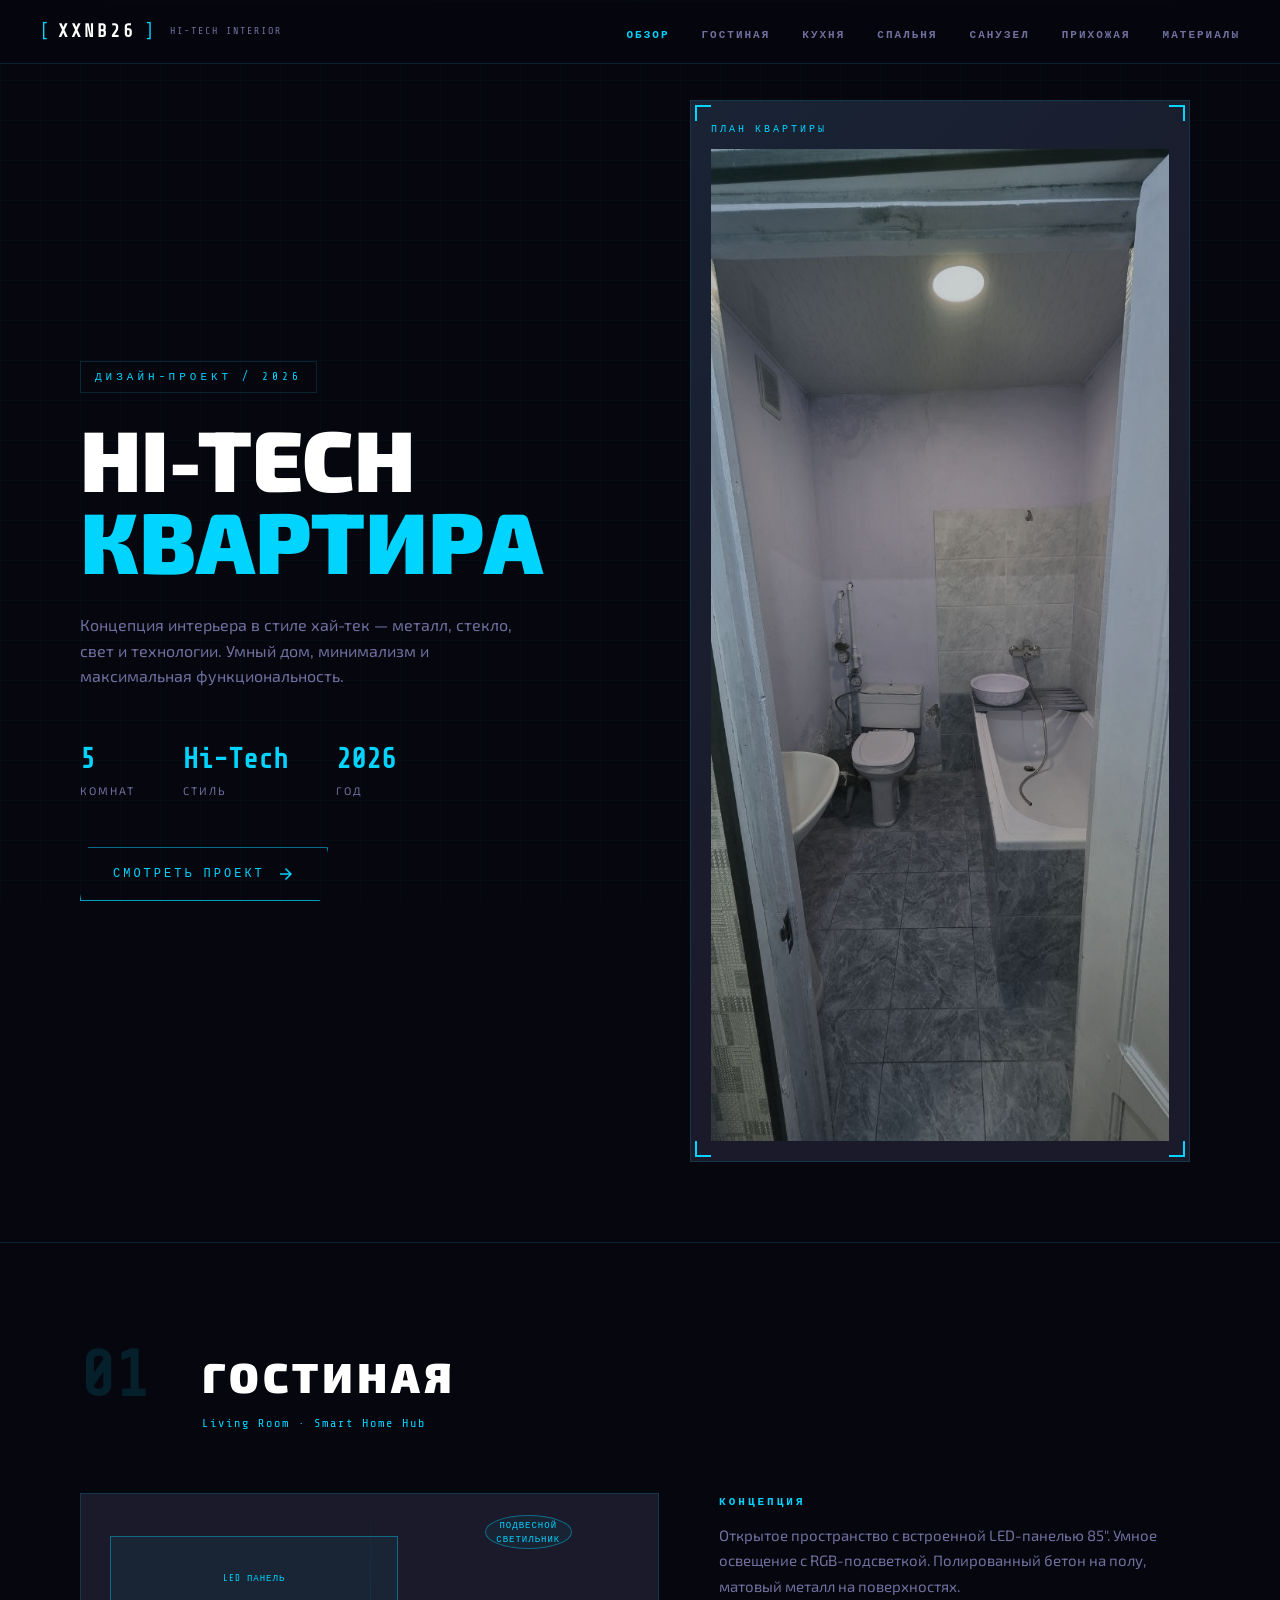
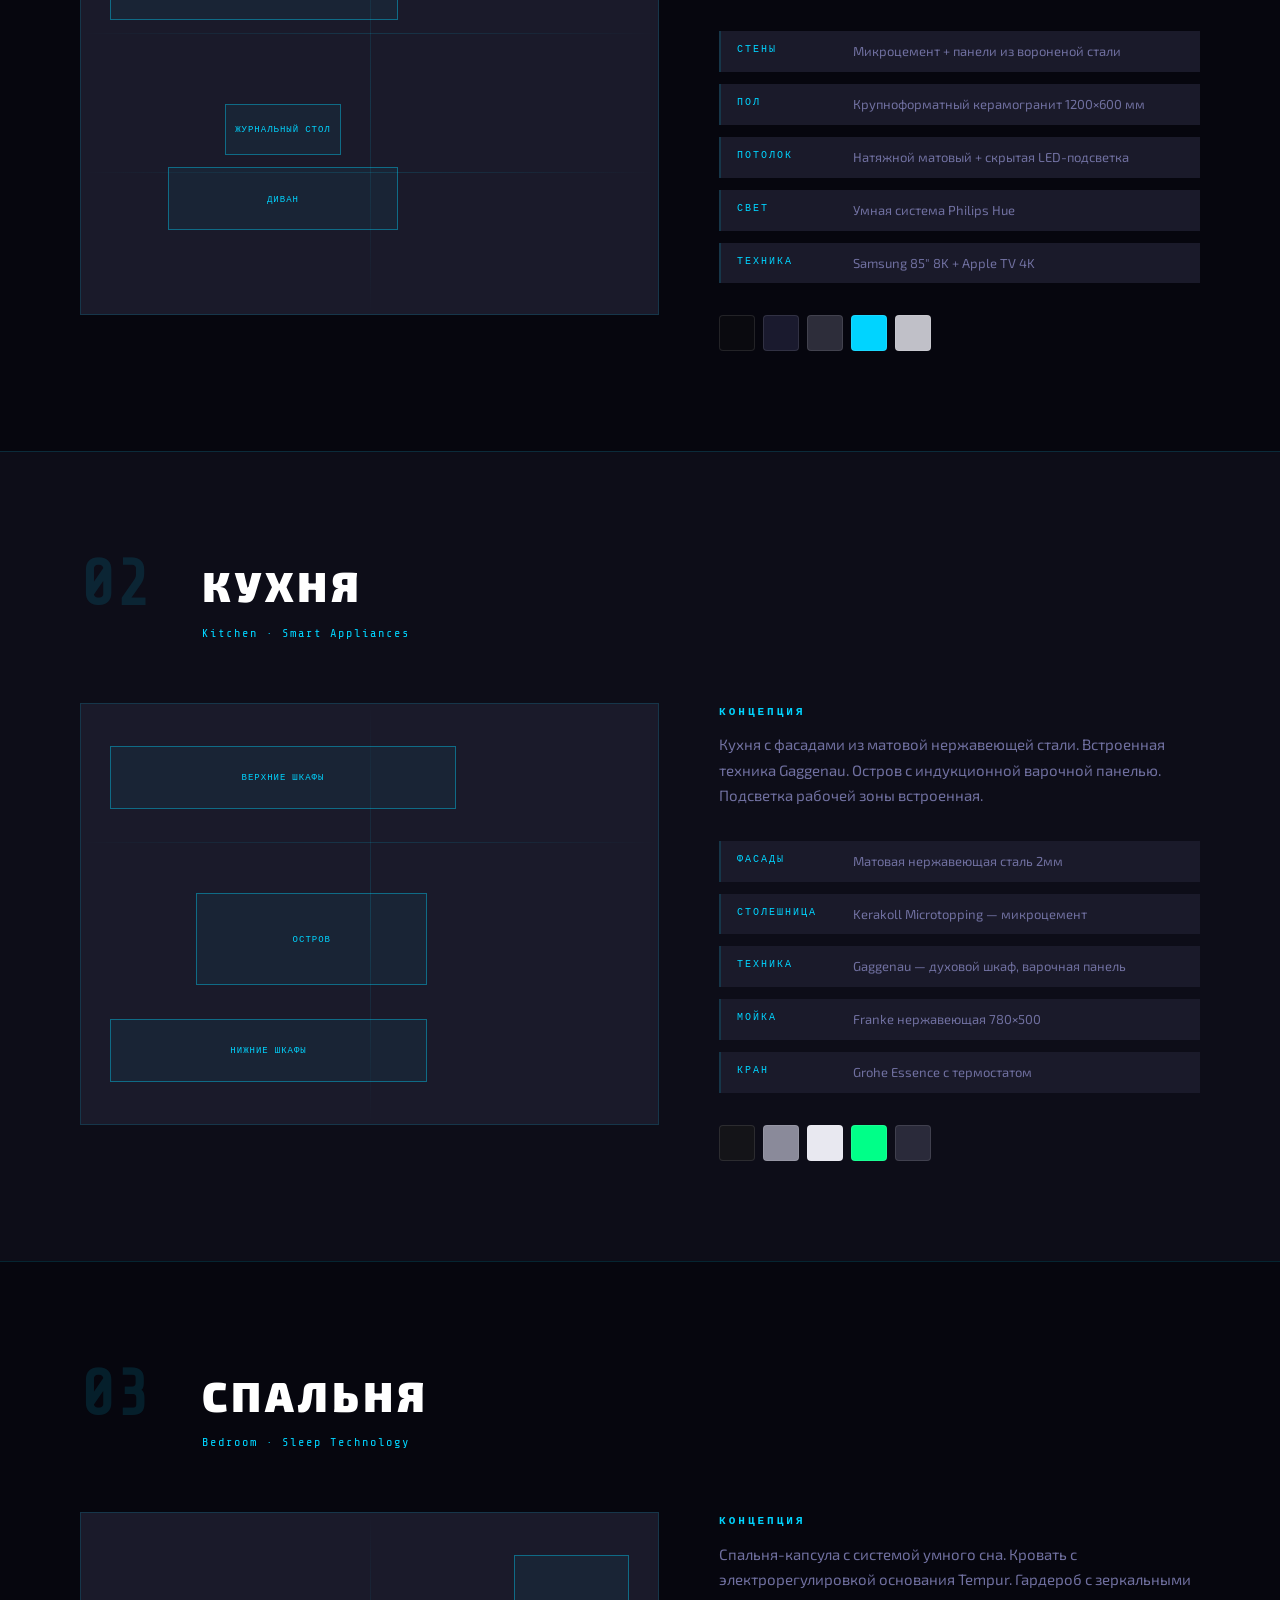
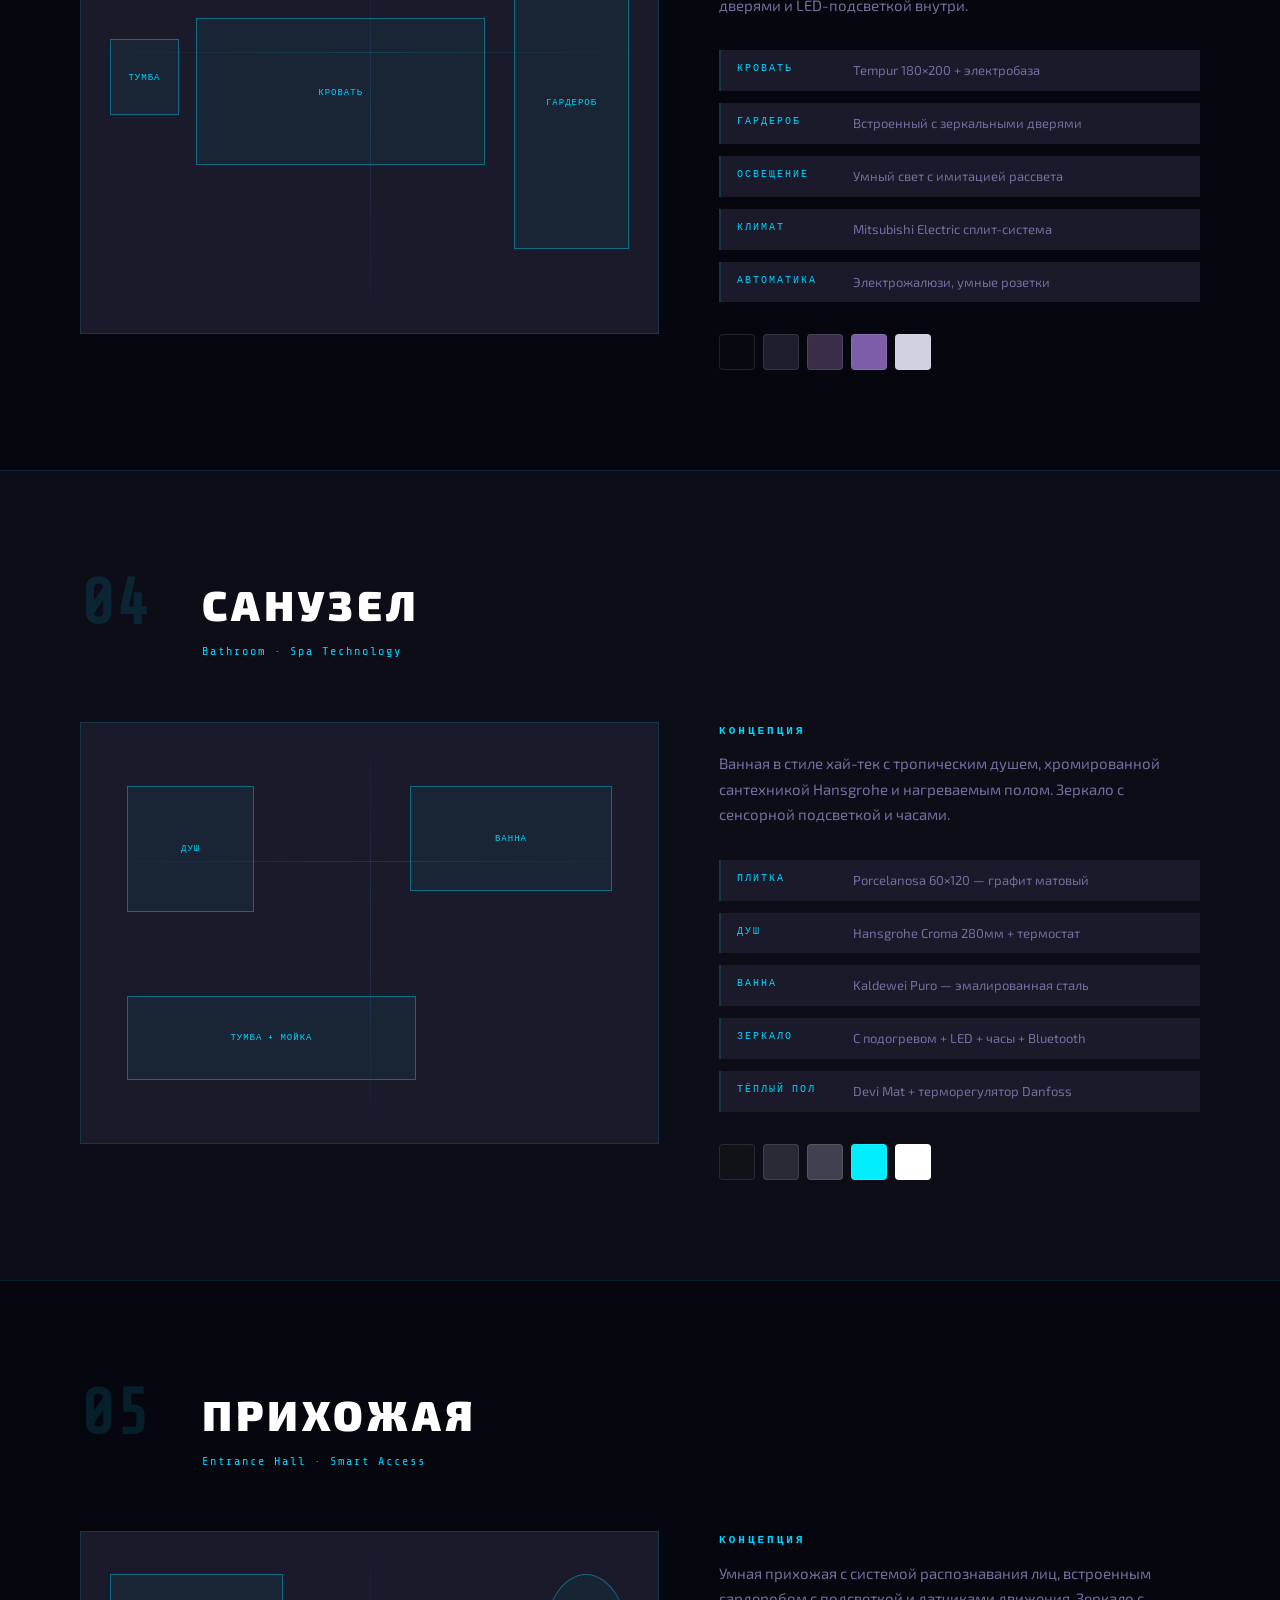
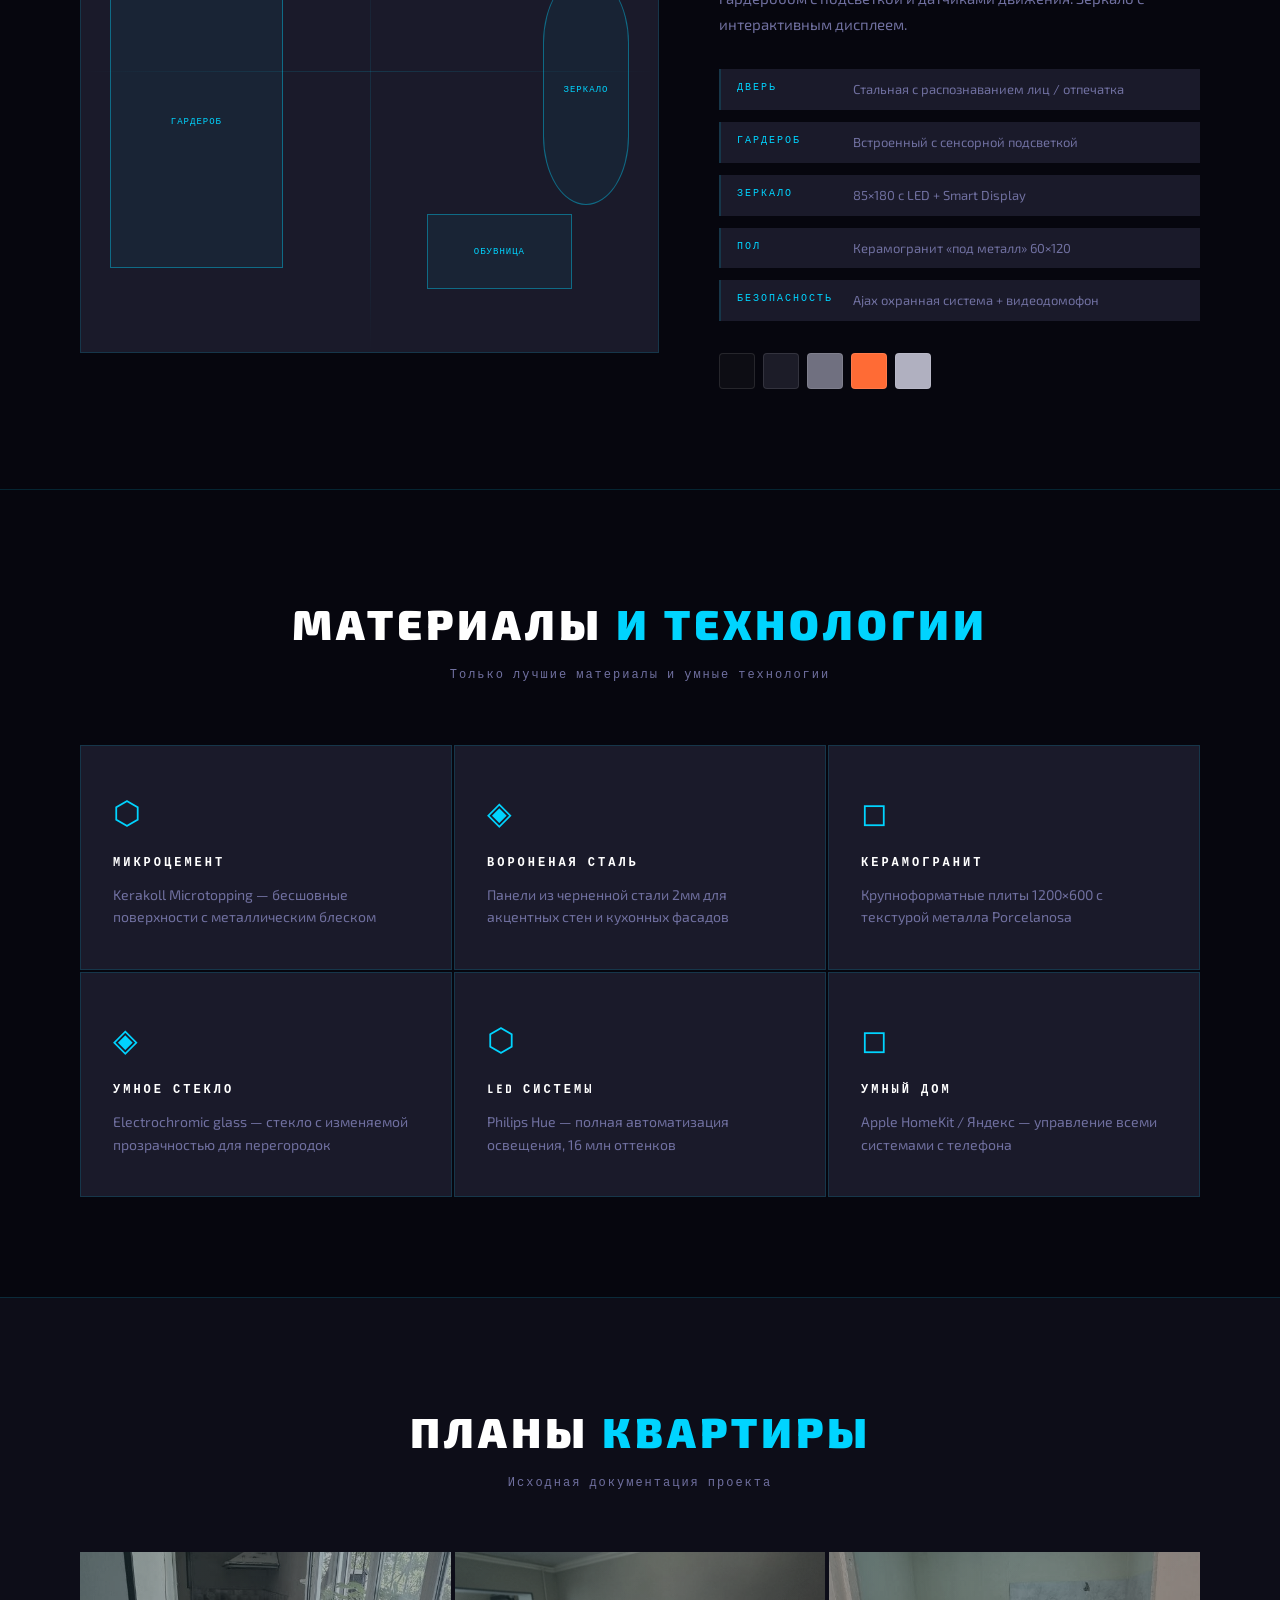
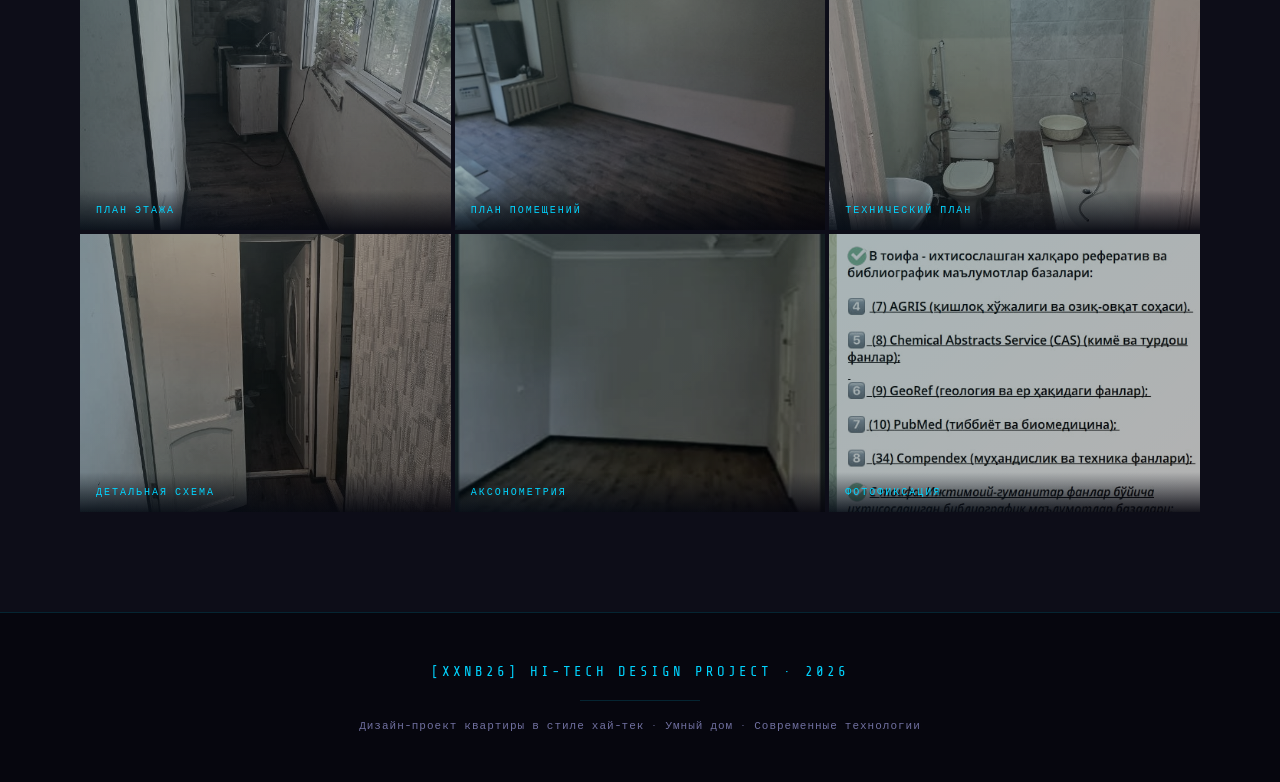
<file: design/index.html>
<!DOCTYPE html>
<html lang="ru">
<head>
  <meta charset="UTF-8">
  <meta name="viewport" content="width=device-width, initial-scale=1.0">
  <title>XXNB26 · HI-TECH DESIGN</title>
  <link rel="stylesheet" href="style.css">
  <link href="https://fonts.googleapis.com/css2?family=Exo+2:wght@100;300;400;600;700;900&family=Share+Tech+Mono&display=swap" rel="stylesheet">
</head>
<body>
  <!-- Animated background grid -->
  <div class="bg-grid"></div>
  <div class="scan-line"></div>

  <!-- NAV -->
  <nav class="navbar">
    <div class="nav-logo">
      <span class="logo-bracket">[</span>
      <span class="logo-text">XXNB26</span>
      <span class="logo-bracket">]</span>
      <span class="logo-sub">HI-TECH INTERIOR</span>
    </div>
    <ul class="nav-links">
      <li><a href="#overview">ОБЗОР</a></li>
      <li><a href="#living">ГОСТИНАЯ</a></li>
      <li><a href="#kitchen">КУХНЯ</a></li>
      <li><a href="#bedroom">СПАЛЬНЯ</a></li>
      <li><a href="#bathroom">САНУЗЕЛ</a></li>
      <li><a href="#hall">ПРИХОЖАЯ</a></li>
      <li><a href="#materials">МАТЕРИАЛЫ</a></li>
    </ul>
  </nav>


  <!-- HERO -->
  <section class="hero" id="overview">
    <div class="hero-content">
      <div class="hero-label">ДИЗАЙН-ПРОЕКТ / 2026</div>
      <h1 class="hero-title">
        <span class="title-line">HI-TECH</span>
        <span class="title-line accent">КВАРТИРА</span>
      </h1>
      <p class="hero-desc">Концепция интерьера в стиле хай-тек — металл, стекло, свет и технологии. Умный дом, минимализм и максимальная функциональность.</p>
      <div class="hero-stats">
        <div class="stat"><span class="stat-num">5</span><span class="stat-label">комнат</span></div>
        <div class="stat"><span class="stat-num">Hi-Tech</span><span class="stat-label">стиль</span></div>
        <div class="stat"><span class="stat-num">2026</span><span class="stat-label">год</span></div>
      </div>
      <a href="#living" class="cta-btn">
        <span>СМОТРЕТЬ ПРОЕКТ</span>
        <svg viewBox="0 0 24 24"><path d="M12 4l-1.41 1.41L16.17 11H4v2h12.17l-5.58 5.59L12 20l8-8z"/></svg>
      </a>
    </div>
    <div class="hero-plan">
      <div class="plan-frame">
        <div class="plan-label">ПЛАН КВАРТИРЫ</div>
        <img src="../photo_2026-06-21_08-49-50.jpg" alt="План квартиры" class="plan-img">
        <div class="plan-overlay"></div>
        <div class="corner tl"></div><div class="corner tr"></div>
        <div class="corner bl"></div><div class="corner br"></div>
      </div>
    </div>
  </section>


  <!-- LIVING ROOM -->
  <section class="room-section" id="living">
    <div class="room-header">
      <div class="room-num">01</div>
      <div class="room-info">
        <h2>ГОСТИНАЯ</h2>
        <p class="room-sub">Living Room · Smart Home Hub</p>
      </div>
    </div>
    <div class="room-body">
      <div class="room-visual living-vis">
        <div class="vis-inner">
          <div class="furniture sofa"><span>ДИВАН</span></div>
          <div class="furniture tv-wall"><span>LED ПАНЕЛЬ</span></div>
          <div class="furniture coffee-table"><span>ЖУРНАЛЬНЫЙ СТОЛ</span></div>
          <div class="furniture pendant"><span>ПОДВЕСНОЙ СВЕТИЛЬНИК</span></div>
          <div class="light-line h1"></div>
          <div class="light-line h2"></div>
          <div class="light-line v1"></div>
        </div>
      </div>
      <div class="room-details">
        <div class="detail-block">
          <h3>КОНЦЕПЦИЯ</h3>
          <p>Открытое пространство с встроенной LED-панелью 85". Умное освещение с RGB-подсветкой. Полированный бетон на полу, матовый металл на поверхностях.</p>
        </div>
        <div class="spec-grid">
          <div class="spec"><span class="spec-label">СТЕНЫ</span><span class="spec-val">Микроцемент + панели из вороненой стали</span></div>
          <div class="spec"><span class="spec-label">ПОЛ</span><span class="spec-val">Крупноформатный керамогранит 1200×600 мм</span></div>
          <div class="spec"><span class="spec-label">ПОТОЛОК</span><span class="spec-val">Натяжной матовый + скрытая LED-подсветка</span></div>
          <div class="spec"><span class="spec-label">СВЕТ</span><span class="spec-val">Умная система Philips Hue</span></div>
          <div class="spec"><span class="spec-label">ТЕХНИКА</span><span class="spec-val">Samsung 85" 8K + Apple TV 4K</span></div>
        </div>
        <div class="color-palette">
          <div class="color-chip" style="background:#0a0a0f" title="Черный матовый"></div>
          <div class="color-chip" style="background:#1a1a2e" title="Темно-синий"></div>
          <div class="color-chip" style="background:#2d2d3a" title="Графит"></div>
          <div class="color-chip" style="background:#00d4ff" title="Акцент-циан"></div>
          <div class="color-chip" style="background:#c0c0c8" title="Матовый хром"></div>
        </div>
      </div>
    </div>
  </section>


  <!-- KITCHEN -->
  <section class="room-section alt" id="kitchen">
    <div class="room-header">
      <div class="room-num">02</div>
      <div class="room-info">
        <h2>КУХНЯ</h2>
        <p class="room-sub">Kitchen · Smart Appliances</p>
      </div>
    </div>
    <div class="room-body reverse">
      <div class="room-details">
        <div class="detail-block">
          <h3>КОНЦЕПЦИЯ</h3>
          <p>Кухня с фасадами из матовой нержавеющей стали. Встроенная техника Gaggenau. Остров с индукционной варочной панелью. Подсветка рабочей зоны встроенная.</p>
        </div>
        <div class="spec-grid">
          <div class="spec"><span class="spec-label">ФАСАДЫ</span><span class="spec-val">Матовая нержавеющая сталь 2мм</span></div>
          <div class="spec"><span class="spec-label">СТОЛЕШНИЦА</span><span class="spec-val">Kerakoll Microtopping — микроцемент</span></div>
          <div class="spec"><span class="spec-label">ТЕХНИКА</span><span class="spec-val">Gaggenau — духовой шкаф, варочная панель</span></div>
          <div class="spec"><span class="spec-label">МОЙКА</span><span class="spec-val">Franke нержавеющая 780×500</span></div>
          <div class="spec"><span class="spec-label">КРАН</span><span class="spec-val">Grohe Essence с термостатом</span></div>
        </div>
        <div class="color-palette">
          <div class="color-chip" style="background:#141418" title="Черный"></div>
          <div class="color-chip" style="background:#8a8a9a" title="Сталь матовая"></div>
          <div class="color-chip" style="background:#e8e8f0" title="Светлый хром"></div>
          <div class="color-chip" style="background:#00ff88" title="Акцент-зелёный"></div>
          <div class="color-chip" style="background:#2a2a3a" title="Тёмный фон"></div>
        </div>
      </div>
      <div class="room-visual kitchen-vis">
        <div class="vis-inner">
          <div class="furniture cabinet-top"><span>ВЕРХНИЕ ШКАФЫ</span></div>
          <div class="furniture island"><span>ОСТРОВ</span></div>
          <div class="furniture cabinet-bot"><span>НИЖНИЕ ШКАФЫ</span></div>
          <div class="light-line h1"></div>
          <div class="light-line v1"></div>
        </div>
      </div>
    </div>
  </section>

  <!-- BEDROOM -->
  <section class="room-section" id="bedroom">
    <div class="room-header">
      <div class="room-num">03</div>
      <div class="room-info">
        <h2>СПАЛЬНЯ</h2>
        <p class="room-sub">Bedroom · Sleep Technology</p>
      </div>
    </div>
    <div class="room-body">
      <div class="room-visual bedroom-vis">
        <div class="vis-inner">
          <div class="furniture bed"><span>КРОВАТЬ</span></div>
          <div class="furniture wardrobe"><span>ГАРДЕРОБ</span></div>
          <div class="furniture bedside"><span>ТУМБА</span></div>
          <div class="light-line h1"></div>
          <div class="light-line v1"></div>
        </div>
      </div>
      <div class="room-details">
        <div class="detail-block">
          <h3>КОНЦЕПЦИЯ</h3>
          <p>Спальня-капсула с системой умного сна. Кровать с электрорегулировкой основания Tempur. Гардероб с зеркальными дверями и LED-подсветкой внутри.</p>
        </div>
        <div class="spec-grid">
          <div class="spec"><span class="spec-label">КРОВАТЬ</span><span class="spec-val">Tempur 180×200 + электробаза</span></div>
          <div class="spec"><span class="spec-label">ГАРДЕРОБ</span><span class="spec-val">Встроенный с зеркальными дверями</span></div>
          <div class="spec"><span class="spec-label">ОСВЕЩЕНИЕ</span><span class="spec-val">Умный свет с имитацией рассвета</span></div>
          <div class="spec"><span class="spec-label">КЛИМАТ</span><span class="spec-val">Mitsubishi Electric сплит-система</span></div>
          <div class="spec"><span class="spec-label">АВТОМАТИКА</span><span class="spec-val">Электрожалюзи, умные розетки</span></div>
        </div>
        <div class="color-palette">
          <div class="color-chip" style="background:#080810" title="Глубокий черный"></div>
          <div class="color-chip" style="background:#1e1e2f" title="Ночной синий"></div>
          <div class="color-chip" style="background:#3a2d4a" title="Сливовый"></div>
          <div class="color-chip" style="background:#7b5ea7" title="Акцент-фиолетовый"></div>
          <div class="color-chip" style="background:#d0d0e0" title="Светлый хром"></div>
        </div>
      </div>
    </div>
  </section>


  <!-- BATHROOM -->
  <section class="room-section alt" id="bathroom">
    <div class="room-header">
      <div class="room-num">04</div>
      <div class="room-info">
        <h2>САНУЗЕЛ</h2>
        <p class="room-sub">Bathroom · Spa Technology</p>
      </div>
    </div>
    <div class="room-body reverse">
      <div class="room-details">
        <div class="detail-block">
          <h3>КОНЦЕПЦИЯ</h3>
          <p>Ванная в стиле хай-тек с тропическим душем, хромированной сантехникой Hansgrohe и нагреваемым полом. Зеркало с сенсорной подсветкой и часами.</p>
        </div>
        <div class="spec-grid">
          <div class="spec"><span class="spec-label">ПЛИТКА</span><span class="spec-val">Porcelanosa 60×120 — графит матовый</span></div>
          <div class="spec"><span class="spec-label">ДУШ</span><span class="spec-val">Hansgrohe Croma 280мм + термостат</span></div>
          <div class="spec"><span class="spec-label">ВАННА</span><span class="spec-val">Kaldewei Puro — эмалированная сталь</span></div>
          <div class="spec"><span class="spec-label">ЗЕРКАЛО</span><span class="spec-val">С подогревом + LED + часы + Bluetooth</span></div>
          <div class="spec"><span class="spec-label">ТЁПЛЫЙ ПОЛ</span><span class="spec-val">Devi Mat + терморегулятор Danfoss</span></div>
        </div>
        <div class="color-palette">
          <div class="color-chip" style="background:#111118" title="Антрацит"></div>
          <div class="color-chip" style="background:#2a2a35" title="Темный графит"></div>
          <div class="color-chip" style="background:#404050" title="Средний графит"></div>
          <div class="color-chip" style="background:#00eeff" title="Акцент-голубой"></div>
          <div class="color-chip" style="background:#ffffff" title="Белый хром"></div>
        </div>
      </div>
      <div class="room-visual bathroom-vis">
        <div class="vis-inner">
          <div class="furniture bathtub"><span>ВАННА</span></div>
          <div class="furniture shower"><span>ДУШ</span></div>
          <div class="furniture sink-unit"><span>ТУМБА + МОЙКА</span></div>
          <div class="light-line h1"></div>
          <div class="light-line v1"></div>
        </div>
      </div>
    </div>
  </section>

  <!-- HALL -->
  <section class="room-section" id="hall">
    <div class="room-header">
      <div class="room-num">05</div>
      <div class="room-info">
        <h2>ПРИХОЖАЯ</h2>
        <p class="room-sub">Entrance Hall · Smart Access</p>
      </div>
    </div>
    <div class="room-body">
      <div class="room-visual hall-vis">
        <div class="vis-inner">
          <div class="furniture wardrobe"><span>ГАРДЕРОБ</span></div>
          <div class="furniture shoe-rack"><span>ОБУВНИЦА</span></div>
          <div class="furniture mirror-hall"><span>ЗЕРКАЛО</span></div>
          <div class="light-line h1"></div>
          <div class="light-line v1"></div>
        </div>
      </div>
      <div class="room-details">
        <div class="detail-block">
          <h3>КОНЦЕПЦИЯ</h3>
          <p>Умная прихожая с системой распознавания лиц, встроенным гардеробом с подсветкой и датчиками движения. Зеркало с интерактивным дисплеем.</p>
        </div>
        <div class="spec-grid">
          <div class="spec"><span class="spec-label">ДВЕРЬ</span><span class="spec-val">Стальная с распознаванием лиц / отпечатка</span></div>
          <div class="spec"><span class="spec-label">ГАРДЕРОБ</span><span class="spec-val">Встроенный с сенсорной подсветкой</span></div>
          <div class="spec"><span class="spec-label">ЗЕРКАЛО</span><span class="spec-val">85×180 с LED + Smart Display</span></div>
          <div class="spec"><span class="spec-label">ПОЛ</span><span class="spec-val">Керамогранит «под металл» 60×120</span></div>
          <div class="spec"><span class="spec-label">БЕЗОПАСНОСТЬ</span><span class="spec-val">Ajax охранная система + видеодомофон</span></div>
        </div>
        <div class="color-palette">
          <div class="color-chip" style="background:#0d0d14" title="Черный"></div>
          <div class="color-chip" style="background:#1c1c28" title="Темный"></div>
          <div class="color-chip" style="background:#707080" title="Нейтральный"></div>
          <div class="color-chip" style="background:#ff6b35" title="Акцент-оранжевый"></div>
          <div class="color-chip" style="background:#b0b0c0" title="Хром"></div>
        </div>
      </div>
    </div>
  </section>


  <!-- MATERIALS -->
  <section class="materials-section" id="materials">
    <div class="section-header">
      <h2>МАТЕРИАЛЫ <span class="accent">И ТЕХНОЛОГИИ</span></h2>
      <p>Только лучшие материалы и умные технологии</p>
    </div>
    <div class="materials-grid">
      <div class="material-card">
        <div class="mat-icon">⬡</div>
        <h3>МИКРОЦЕМЕНТ</h3>
        <p>Kerakoll Microtopping — бесшовные поверхности с металлическим блеском</p>
      </div>
      <div class="material-card">
        <div class="mat-icon">◈</div>
        <h3>ВОРОНЕНАЯ СТАЛЬ</h3>
        <p>Панели из черненной стали 2мм для акцентных стен и кухонных фасадов</p>
      </div>
      <div class="material-card">
        <div class="mat-icon">◻</div>
        <h3>КЕРАМОГРАНИТ</h3>
        <p>Крупноформатные плиты 1200×600 с текстурой металла Porcelanosa</p>
      </div>
      <div class="material-card">
        <div class="mat-icon">◈</div>
        <h3>УМНОЕ СТЕКЛО</h3>
        <p>Electrochromic glass — стекло с изменяемой прозрачностью для перегородок</p>
      </div>
      <div class="material-card">
        <div class="mat-icon">⬡</div>
        <h3>LED СИСТЕМЫ</h3>
        <p>Philips Hue — полная автоматизация освещения, 16 млн оттенков</p>
      </div>
      <div class="material-card">
        <div class="mat-icon">◻</div>
        <h3>УМНЫЙ ДОМ</h3>
        <p>Apple HomeKit / Яндекс — управление всеми системами с телефона</p>
      </div>
    </div>
  </section>

  <!-- FLOOR PLAN GALLERY -->
  <section class="gallery-section">
    <div class="section-header">
      <h2>ПЛАНЫ <span class="accent">КВАРТИРЫ</span></h2>
      <p>Исходная документация проекта</p>
    </div>
    <div class="plans-grid">
      <div class="plan-card"><img src="../photo_2026-06-21_08-49-37.jpg" alt="План 1"><div class="plan-card-label">ПЛАН ЭТАЖА</div></div>
      <div class="plan-card"><img src="../photo_2026-06-21_08-49-46.jpg" alt="План 2"><div class="plan-card-label">ПЛАН ПОМЕЩЕНИЙ</div></div>
      <div class="plan-card"><img src="../photo_2026-06-21_08-49-50.jpg" alt="План 3"><div class="plan-card-label">ТЕХНИЧЕСКИЙ ПЛАН</div></div>
      <div class="plan-card"><img src="../photo_2026-06-21_08-49-53.jpg" alt="План 4"><div class="plan-card-label">ДЕТАЛЬНАЯ СХЕМА</div></div>
      <div class="plan-card"><img src="../photo_2026-06-21_08-50-04.jpg" alt="План 5"><div class="plan-card-label">АКСОНОМЕТРИЯ</div></div>
      <div class="plan-card"><img src="../photo_2026-06-21_10-02-09.jpg" alt="Фото"><div class="plan-card-label">ФОТОФИКСАЦИЯ</div></div>
    </div>
  </section>

  <!-- FOOTER -->
  <footer class="footer">
    <div class="footer-inner">
      <div class="footer-logo">[XXNB26] HI-TECH DESIGN PROJECT · 2026</div>
      <div class="footer-line"></div>
      <p class="footer-text">Дизайн-проект квартиры в стиле хай-тек · Умный дом · Современные технологии</p>
    </div>
  </footer>

  <script src="script.js"></script>
</body>
</html>
</file>
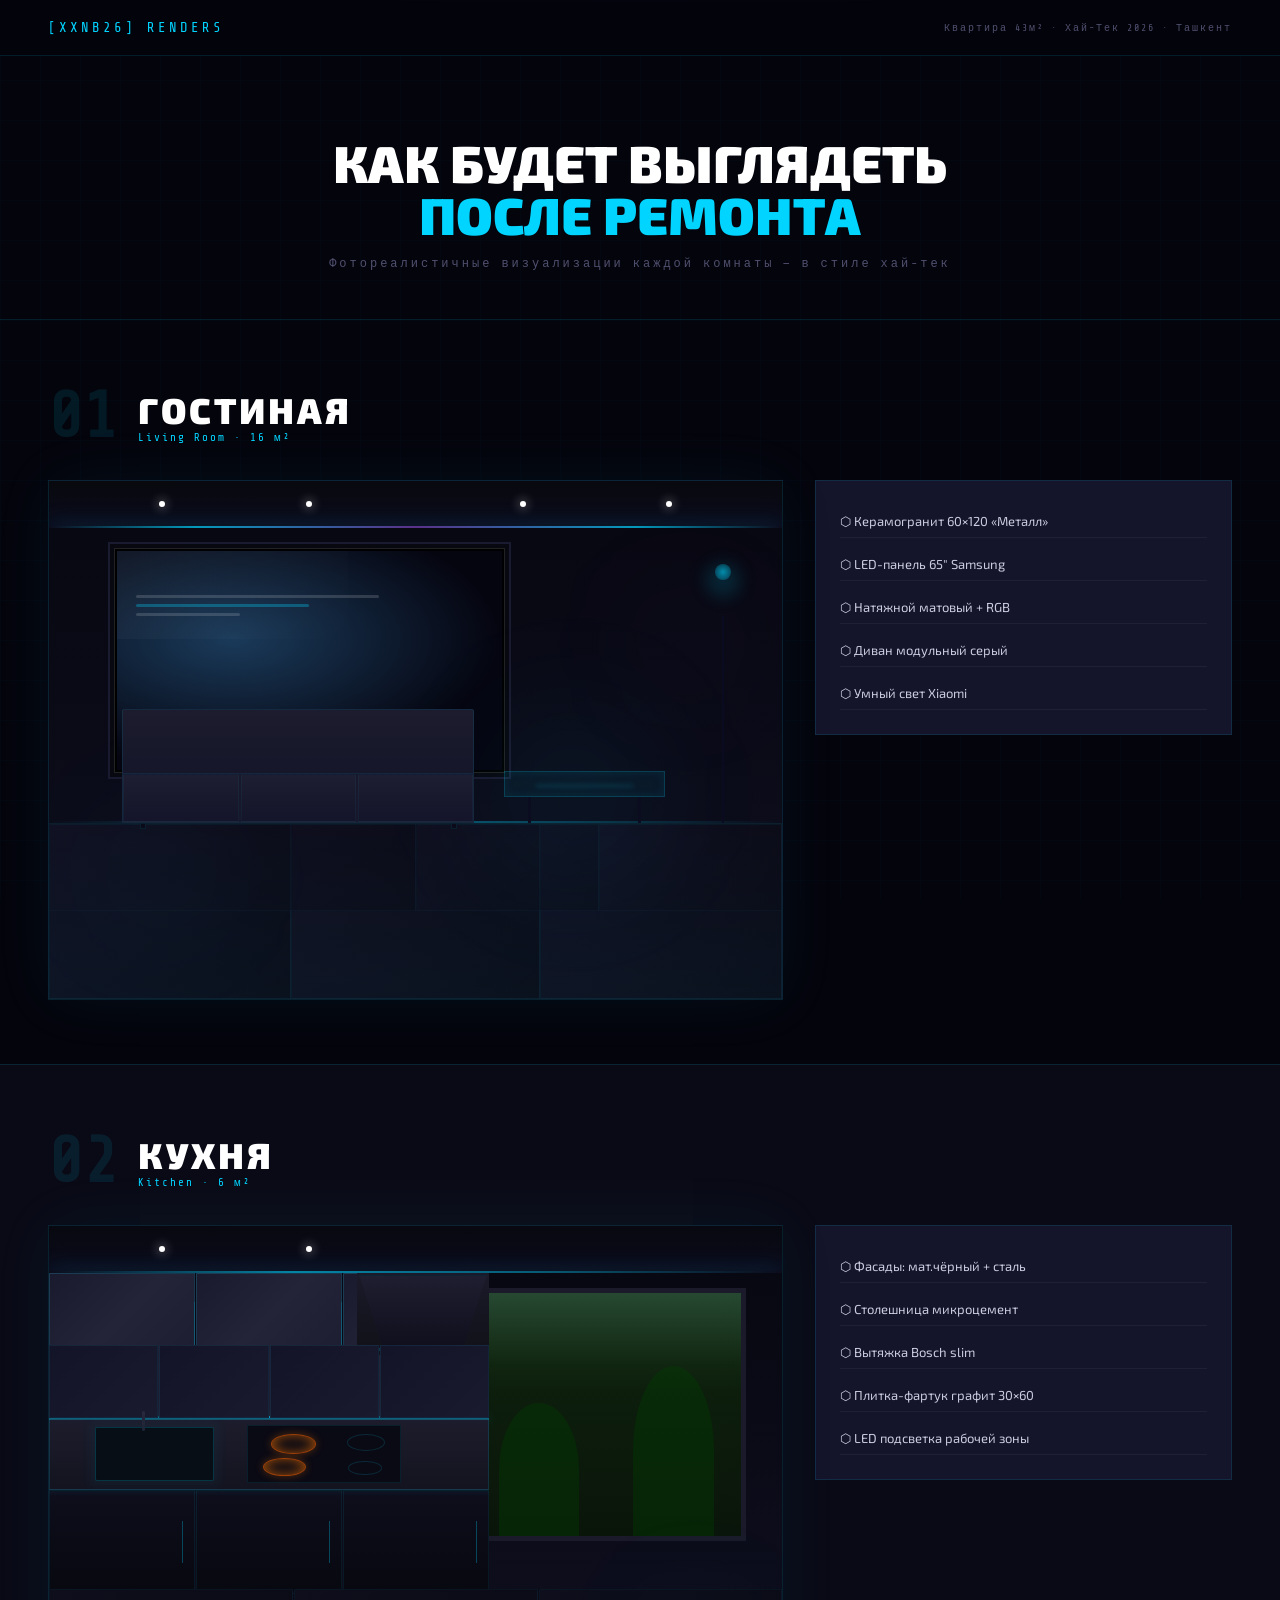
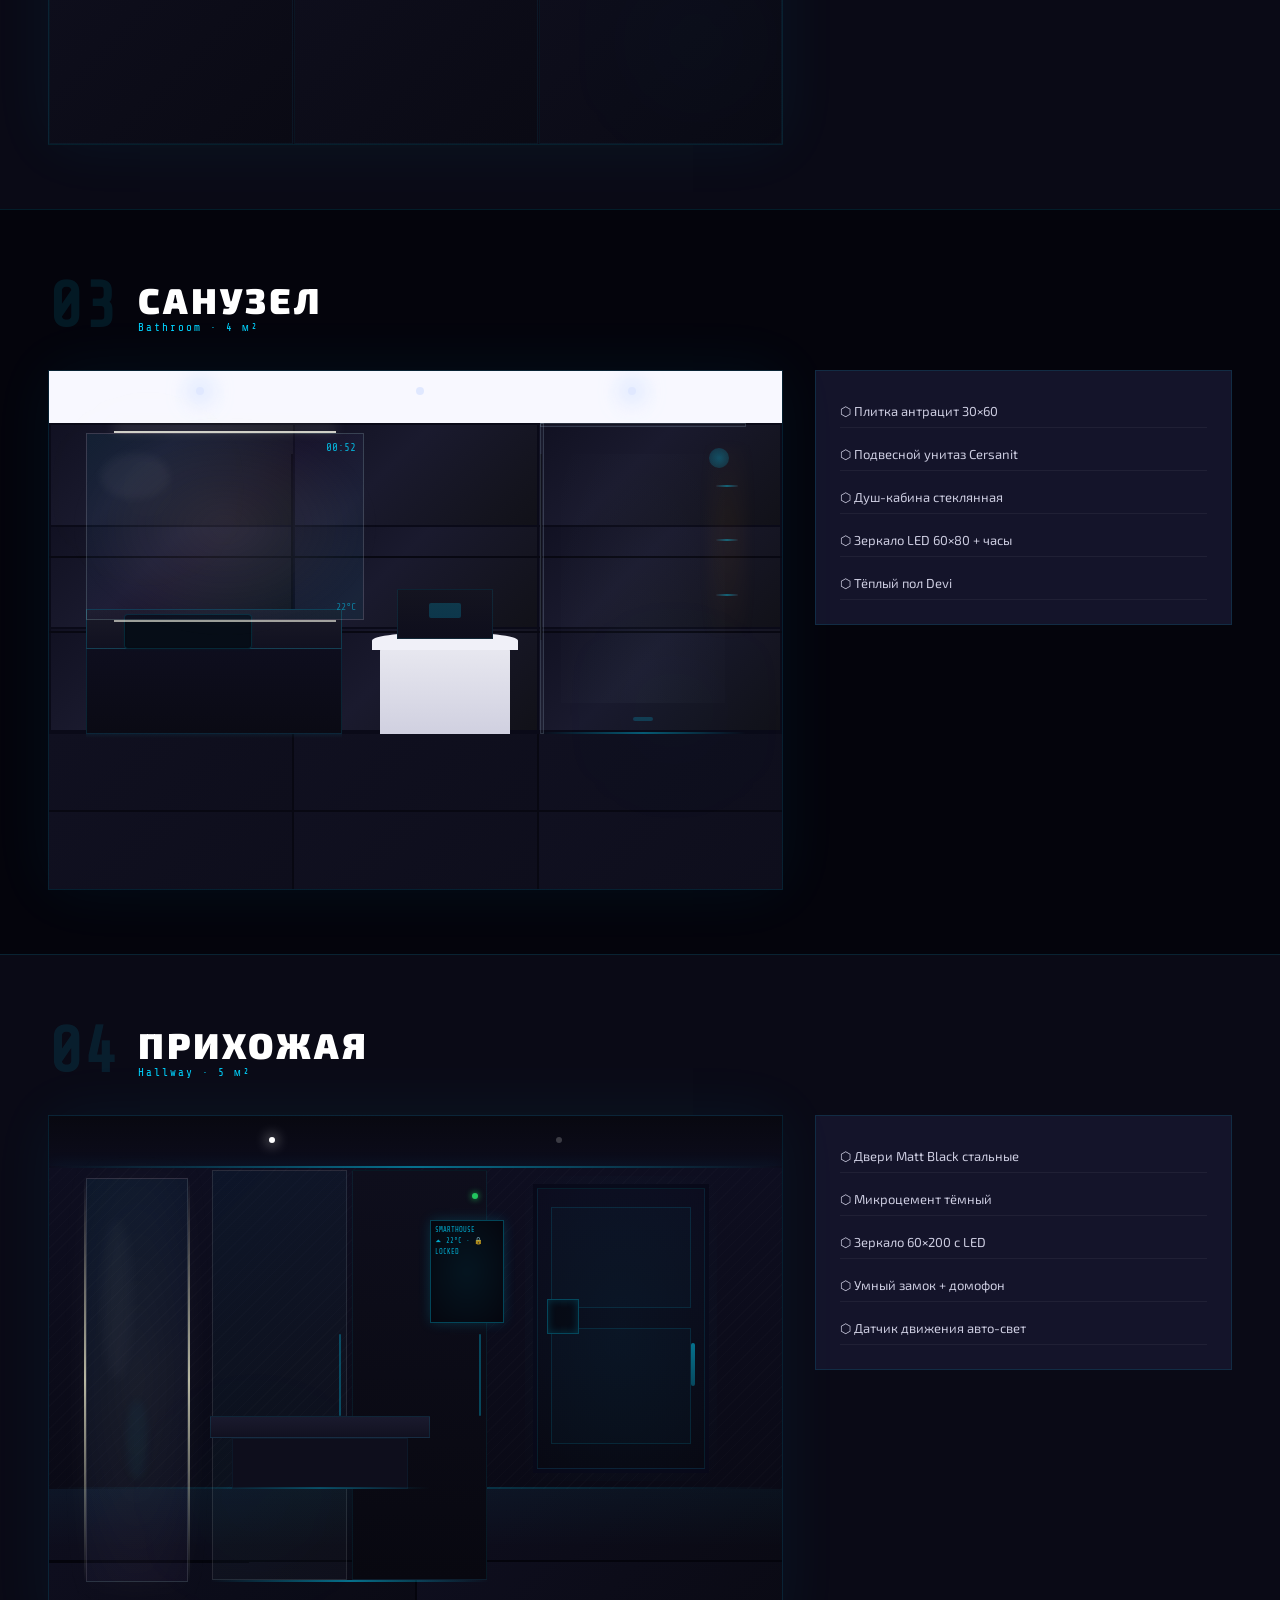
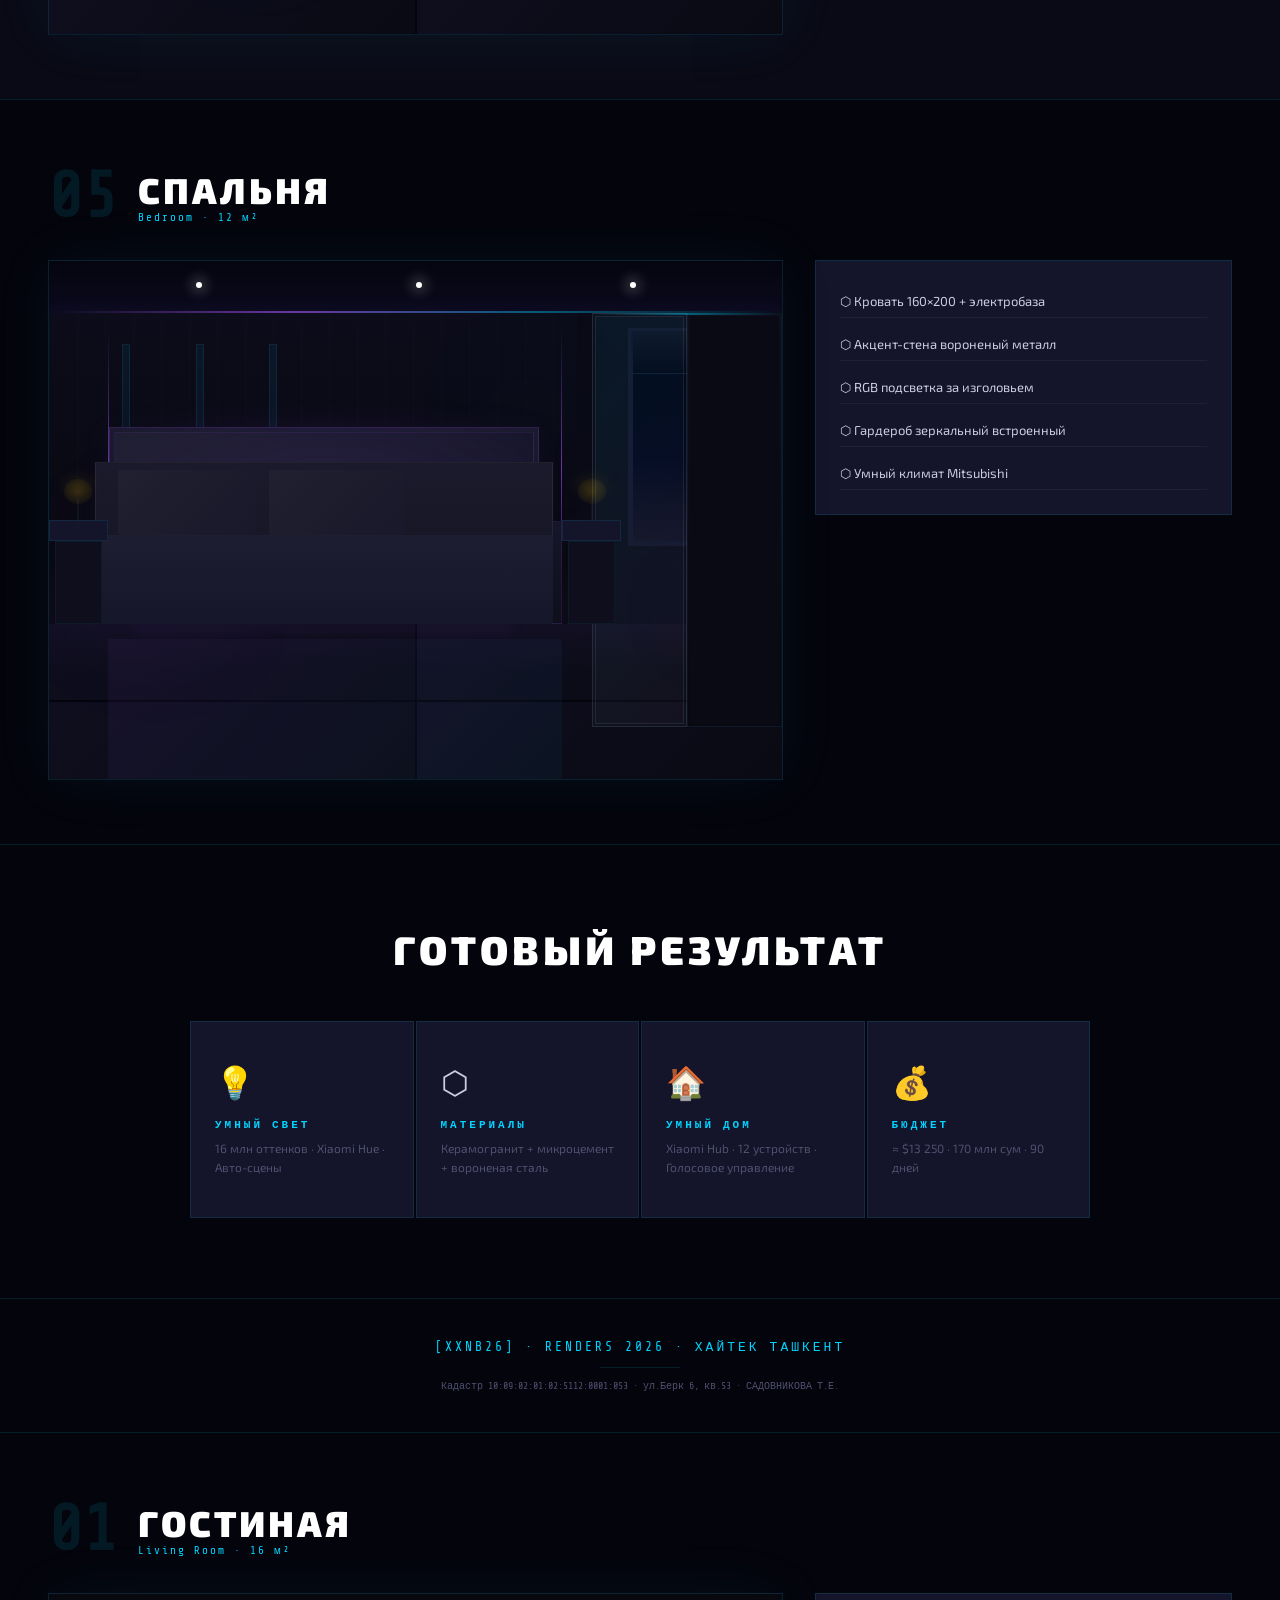
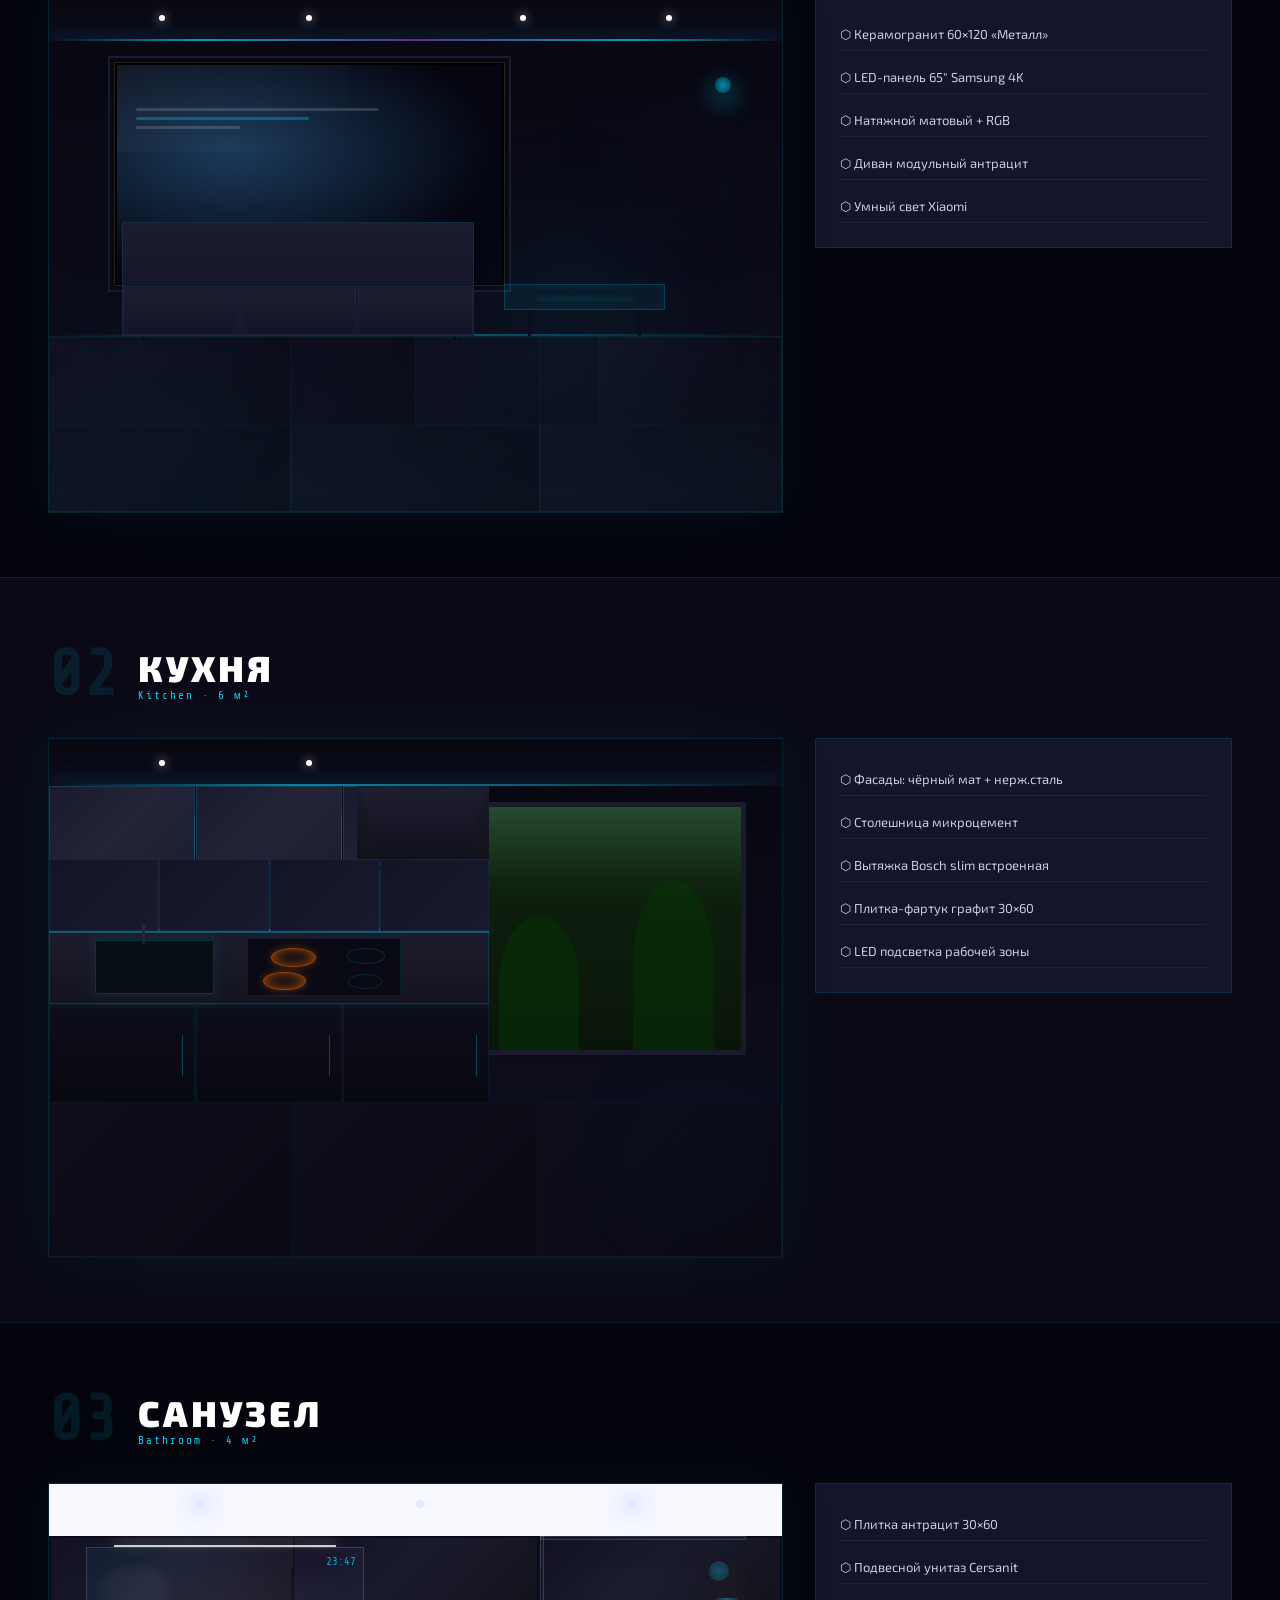
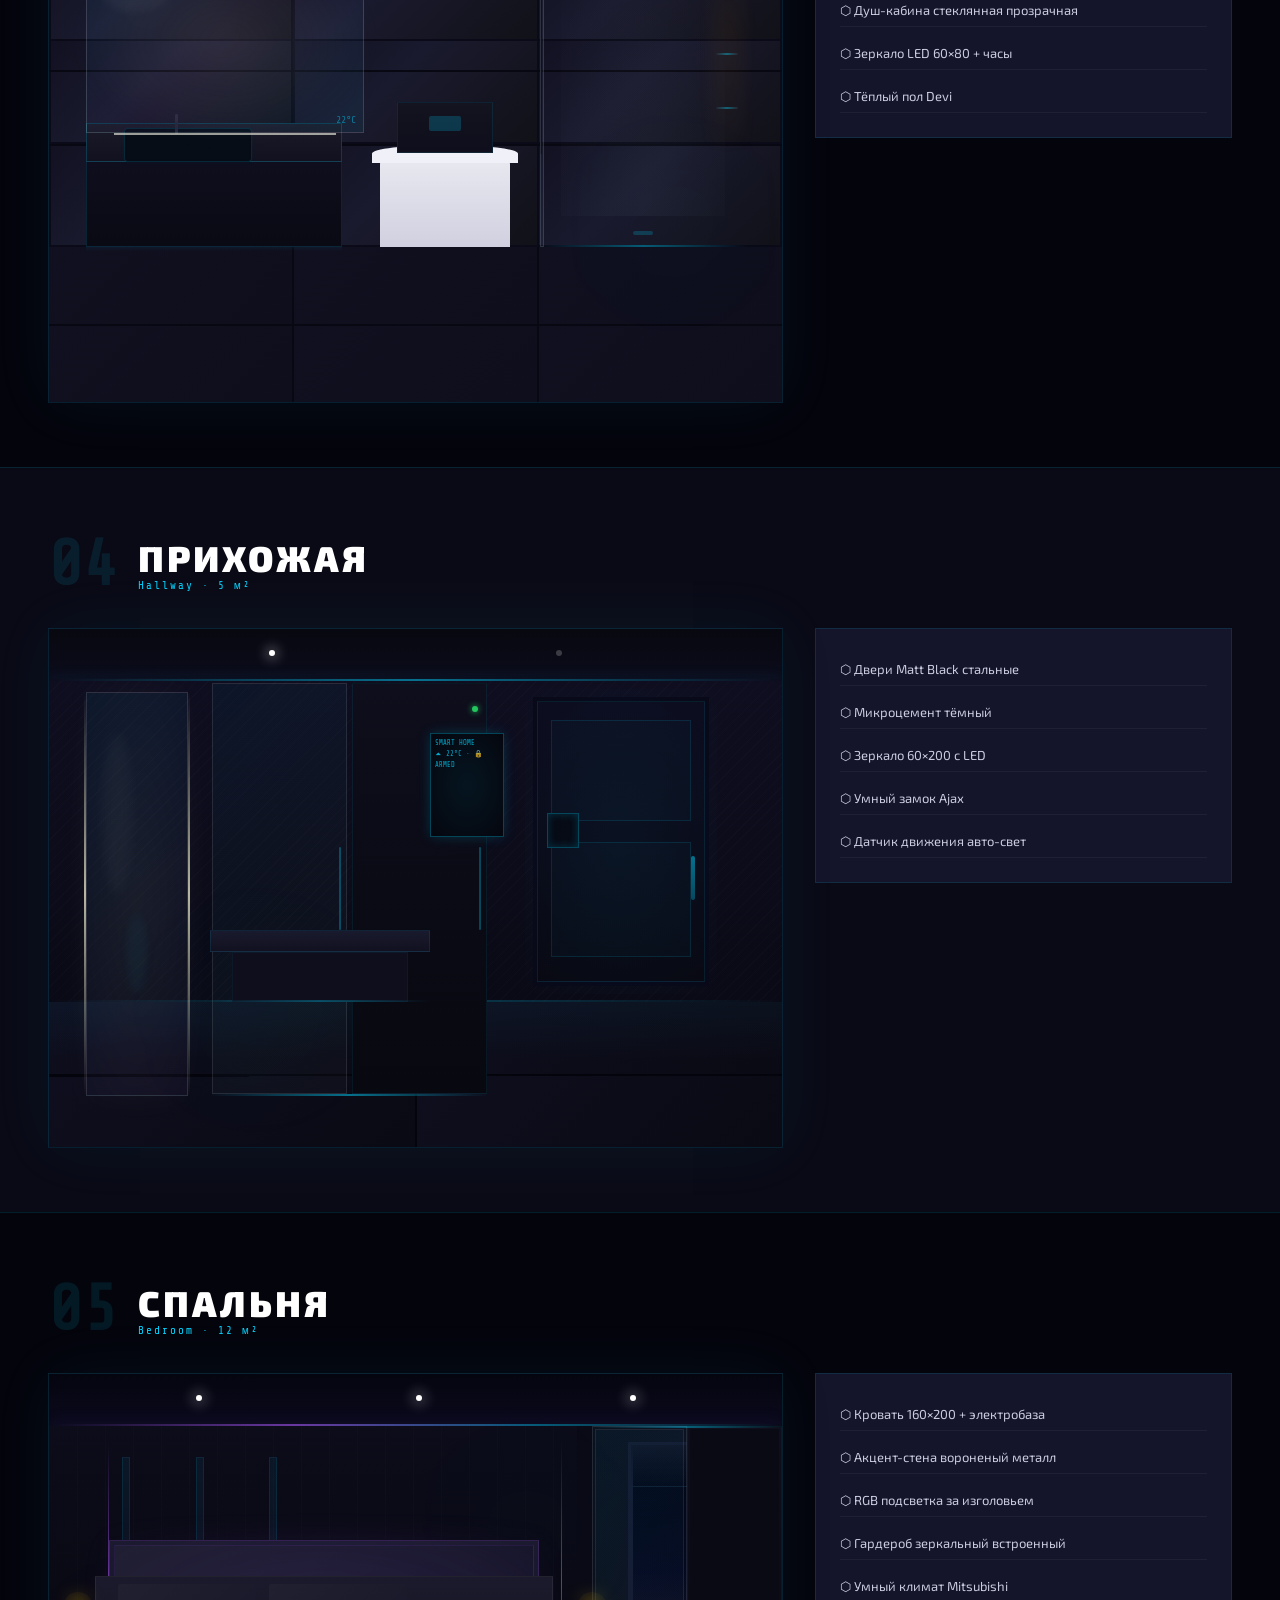
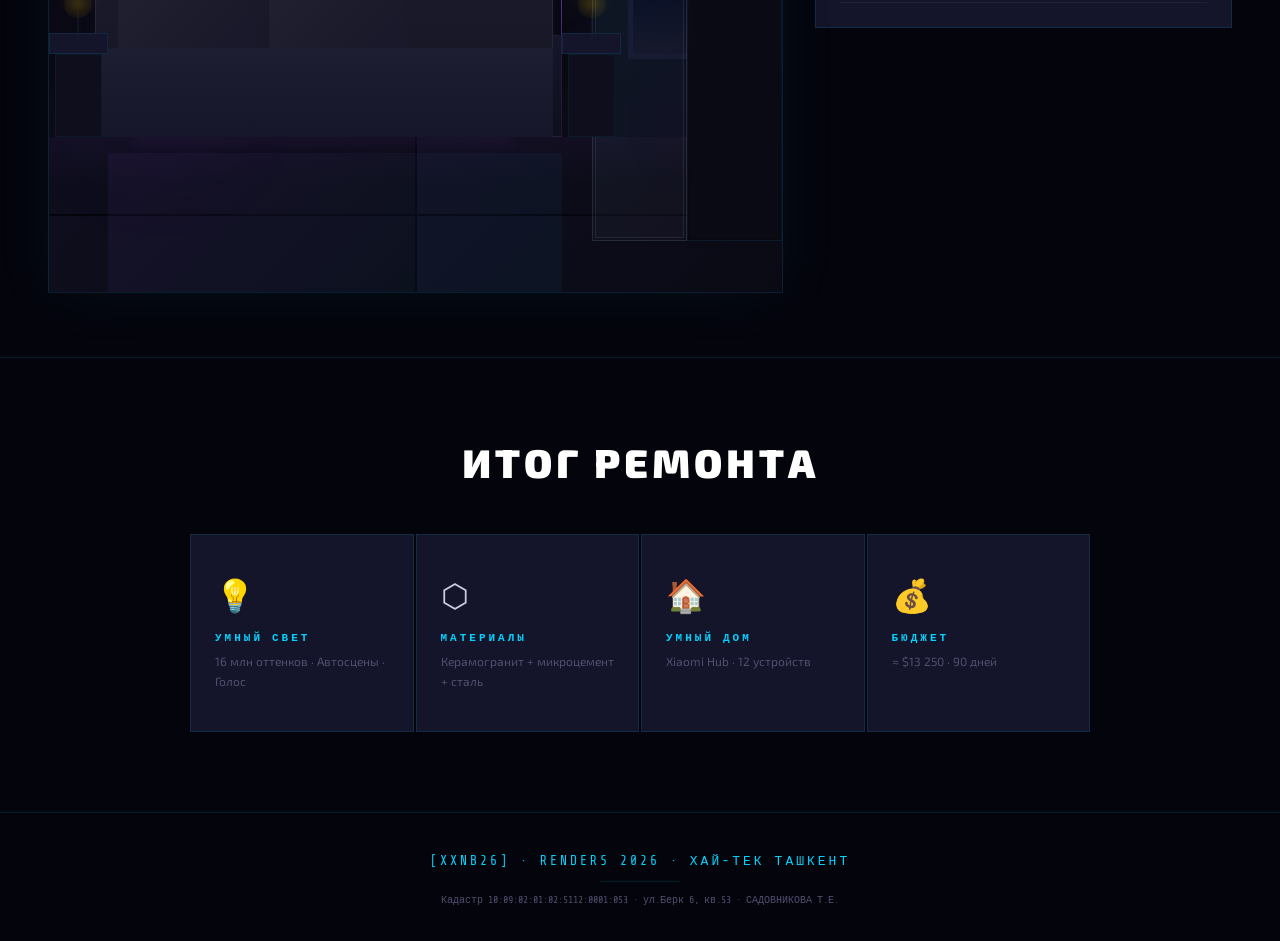
<file: renders/index.html>
<!DOCTYPE html>
<html lang="ru">
<head>
<meta charset="UTF-8">
<meta name="viewport" content="width=device-width,initial-scale=1.0">
<title>ВИЗУАЛИЗАЦИЯ · КВАРТИРА 43м² · ХАЙТЕК</title>
<link href="https://fonts.googleapis.com/css2?family=Exo+2:wght@300;400;700;900&family=Share+Tech+Mono&display=swap" rel="stylesheet">
<link rel="stylesheet" href="style.css">
</head>
<body>
<div class="bg-grid"></div>
<div class="scanline"></div>

<header class="top-bar">
  <div class="tb-logo">[XXNB26] RENDERS</div>
  <div class="tb-sub">Квартира 43м² · Хай-Тек 2026 · Ташкент</div>
</header>

<section class="intro">
  <h1>КАК БУДЕТ ВЫГЛЯДЕТЬ<br><span class="ac">ПОСЛЕ РЕМОНТА</span></h1>
  <p>Фотореалистичные визуализации каждой комнаты — в стиле хай-тек</p>
</section>


<!-- ============================
     01 · ГОСТИНАЯ
=============================== -->
<section class="render-section" id="living">
  <div class="room-label">
    <span class="rl-num">01</span>
    <div><h2>ГОСТИНАЯ</h2><p>Living Room · 16 м²</p></div>
  </div>
  <div class="render-stage">
    <div class="render living-render">
      <!-- ceiling -->
      <div class="ceiling">
        <div class="led-ceil-strip"></div>
        <div class="spot s1"></div>
        <div class="spot s2"></div>
        <div class="spot s3"></div>
        <div class="spot s4"></div>
      </div>
      <!-- left wall -->
      <div class="wall-left-panel">
        <div class="metal-panel-v"></div>
        <div class="led-vertical l1"></div>
        <div class="led-vertical l2"></div>
      </div>
      <!-- back wall – TV zone -->
      <div class="back-wall">
        <div class="tv-zone">
          <div class="tv-frame">
            <div class="tv-screen-live">
              <div class="tv-glare"></div>
              <div class="tv-content">
                <div class="tc-line l1"></div>
                <div class="tc-line l2"></div>
                <div class="tc-line l3"></div>
              </div>
            </div>
          </div>
          <div class="tv-backglow"></div>
          <div class="tv-panel-bottom"></div>
        </div>
        <div class="accent-strip-h"></div>
      </div>
      <!-- floor -->
      <div class="floor-main">
        <div class="floor-tile t1"></div><div class="floor-tile t2"></div>
        <div class="floor-tile t3"></div><div class="floor-tile t4"></div>
        <div class="floor-tile t5"></div><div class="floor-tile t6"></div>
        <div class="floor-ref"></div>
      </div>
      <!-- furniture -->
      <div class="sofa-unit">
        <div class="sofa-back"></div>
        <div class="sofa-seat">
          <div class="cushion c1"></div>
          <div class="cushion c2"></div>
          <div class="cushion c3"></div>
        </div>
        <div class="sofa-leg sl1"></div><div class="sofa-leg sl2"></div>
      </div>
      <div class="coffee-table">
        <div class="ct-top"></div>
        <div class="ct-leg cleg1"></div><div class="ct-leg cleg2"></div>
        <div class="ct-reflect"></div>
      </div>
      <div class="floor-lamp">
        <div class="fl-pole"></div>
        <div class="fl-head"></div>
        <div class="fl-glow"></div>
      </div>
      <!-- ambient -->
      <div class="ambient-glow g1"></div>
      <div class="ambient-glow g2"></div>
      <div class="ambient-glow g3"></div>
    </div>
    <div class="render-caption">
      <div class="rc-items">
        <span>⬡ Керамогранит 60×120 «Металл»</span>
        <span>⬡ LED-панель 65" Samsung</span>
        <span>⬡ Натяжной матовый + RGB</span>
        <span>⬡ Диван модульный серый</span>
        <span>⬡ Умный свет Xiaomi</span>
      </div>
    </div>
  </div>
</section>


<!-- ============================
     02 · КУХНЯ
=============================== -->
<section class="render-section alt" id="kitchen">
  <div class="room-label">
    <span class="rl-num">02</span>
    <div><h2>КУХНЯ</h2><p>Kitchen · 6 м²</p></div>
  </div>
  <div class="render-stage">
    <div class="render kitchen-render">
      <!-- ceiling -->
      <div class="ceiling k-ceil">
        <div class="led-ceil-strip cyan"></div>
        <div class="spot s1"></div><div class="spot s2"></div>
      </div>
      <!-- back wall with window -->
      <div class="k-back-wall">
        <div class="k-window">
          <div class="kw-glass">
            <div class="kw-tree t1"></div>
            <div class="kw-tree t2"></div>
            <div class="kw-light"></div>
          </div>
          <div class="kw-frame"></div>
        </div>
      </div>
      <!-- upper cabinets -->
      <div class="k-upper-cab">
        <div class="cab u1"><div class="cab-face steel-face"></div><div class="cab-edge"></div></div>
        <div class="cab u2"><div class="cab-face steel-face"></div><div class="cab-edge"></div></div>
        <div class="cab u3"><div class="cab-face steel-face"></div><div class="cab-edge"></div></div>
        <div class="under-cab-led"></div>
      </div>
      <!-- hood -->
      <div class="k-hood">
        <div class="hood-body"></div>
        <div class="hood-vent"></div>
      </div>
      <!-- countertop -->
      <div class="k-counter">
        <div class="counter-top microcement"></div>
        <div class="counter-edge"></div>
        <!-- sink -->
        <div class="k-sink">
          <div class="sink-bowl"></div>
          <div class="sink-faucet"></div>
          <div class="sink-glow"></div>
        </div>
        <!-- induction hob -->
        <div class="k-hob">
          <div class="hob-ring r1 on"></div>
          <div class="hob-ring r2"></div>
          <div class="hob-ring r3 on"></div>
          <div class="hob-ring r4"></div>
        </div>
        <!-- counter reflect -->
        <div class="counter-reflect"></div>
      </div>
      <!-- lower cabinets -->
      <div class="k-lower-cab">
        <div class="cab l1"><div class="cab-face black-face"></div><div class="cab-handle"></div></div>
        <div class="cab l2"><div class="cab-face black-face"></div><div class="cab-handle"></div></div>
        <div class="cab l3"><div class="cab-face black-face"></div><div class="cab-handle"></div></div>
      </div>
      <!-- floor -->
      <div class="k-floor">
        <div class="kf-tile t1"></div><div class="kf-tile t2"></div><div class="kf-tile t3"></div>
      </div>
      <!-- backsplash -->
      <div class="k-backsplash">
        <div class="bs-tile bt1"></div><div class="bs-tile bt2"></div>
        <div class="bs-tile bt3"></div><div class="bs-tile bt4"></div>
      </div>
      <div class="ambient-glow kg1"></div>
    </div>
    <div class="render-caption">
      <div class="rc-items">
        <span>⬡ Фасады: мат.чёрный + сталь</span>
        <span>⬡ Столешница микроцемент</span>
        <span>⬡ Вытяжка Bosch slim</span>
        <span>⬡ Плитка-фартук графит 30×60</span>
        <span>⬡ LED подсветка рабочей зоны</span>
      </div>
    </div>
  </div>
</section>


<!-- ============================
     03 · САНУЗЕЛ
=============================== -->
<section class="render-section" id="bathroom">
  <div class="room-label">
    <span class="rl-num">03</span>
    <div><h2>САНУЗЕЛ</h2><p>Bathroom · 4 м²</p></div>
  </div>
  <div class="render-stage">
    <div class="render bathroom-render">
      <!-- ceiling glossy white -->
      <div class="bath-ceil">
        <div class="bath-downlight d1 on"></div>
        <div class="bath-downlight d2"></div>
        <div class="bath-downlight d3 on"></div>
      </div>
      <!-- walls anthracite tile -->
      <div class="bath-wall-back">
        <div class="bath-tile bt1"></div><div class="bath-tile bt2"></div>
        <div class="bath-tile bt3"></div><div class="bath-tile bt4"></div>
        <div class="bath-tile bt5"></div><div class="bath-tile bt6"></div>
        <div class="bath-tile bt7"></div><div class="bath-tile bt8"></div>
        <div class="bath-tile bt9"></div><div class="bath-tile bt10"></div>
        <div class="bath-grout-h h1"></div><div class="bath-grout-h h2"></div>
        <div class="bath-grout-v v1"></div><div class="bath-grout-v v2"></div>
      </div>
      <!-- mirror with LED -->
      <div class="bath-mirror">
        <div class="mirror-glass">
          <div class="mirror-ref"></div>
        </div>
        <div class="mirror-led-top"></div>
        <div class="mirror-led-bot"></div>
        <div class="mirror-glow"></div>
        <!-- clock on mirror -->
        <div class="mirror-clock">23:47</div>
        <div class="mirror-temp">22°C</div>
      </div>
      <!-- vanity unit -->
      <div class="bath-vanity">
        <div class="vanity-body"></div>
        <div class="vanity-top"></div>
        <div class="basin">
          <div class="basin-bowl"></div>
          <div class="basin-faucet"></div>
          <div class="basin-water-glow"></div>
        </div>
        <div class="vanity-reflect"></div>
      </div>
      <!-- shower -->
      <div class="shower-unit">
        <div class="shower-glass sg1"></div>
        <div class="shower-glass sg2"></div>
        <div class="shower-head"></div>
        <div class="shower-steam"></div>
        <div class="shower-drain"></div>
        <div class="shower-led-strip"></div>
      </div>
      <!-- suspended toilet -->
      <div class="toilet-unit">
        <div class="toilet-body"></div>
        <div class="toilet-seat"></div>
        <div class="install-panel"></div>
        <div class="flush-btn"></div>
      </div>
      <!-- floor -->
      <div class="bath-floor">
        <div class="bf-tile f1"></div><div class="bf-tile f2"></div>
        <div class="bf-tile f3"></div><div class="bf-tile f4"></div>
        <div class="bf-tile f5"></div><div class="bf-tile f6"></div>
      </div>
      <!-- towel radiator -->
      <div class="towel-rail">
        <div class="tr-rod r1"></div>
        <div class="tr-rod r2"></div>
        <div class="tr-rod r3"></div>
        <div class="tr-glow"></div>
      </div>
      <div class="ambient-glow bath-glow1"></div>
      <div class="ambient-glow bath-glow2"></div>
    </div>
    <div class="render-caption">
      <div class="rc-items">
        <span>⬡ Плитка антрацит 30×60</span>
        <span>⬡ Подвесной унитаз Cersanit</span>
        <span>⬡ Душ-кабина стеклянная</span>
        <span>⬡ Зеркало LED 60×80 + часы</span>
        <span>⬡ Тёплый пол Devi</span>
      </div>
    </div>
  </div>
</section>


<!-- ============================
     04 · ПРИХОЖАЯ
=============================== -->
<section class="render-section alt" id="hallway">
  <div class="room-label">
    <span class="rl-num">04</span>
    <div><h2>ПРИХОЖАЯ</h2><p>Hallway · 5 м²</p></div>
  </div>
  <div class="render-stage">
    <div class="render hallway-render">
      <!-- ceiling -->
      <div class="hall-ceil">
        <div class="hall-spot hs1 on"></div>
        <div class="hall-spot hs2"></div>
        <div class="hall-led-ceil"></div>
      </div>
      <!-- back wall microcement -->
      <div class="hall-back">
        <div class="mc-texture"></div>
        <div class="hall-accent-line"></div>
        <!-- entry door -->
        <div class="entry-door">
          <div class="ed-frame"></div>
          <div class="ed-leaf"></div>
          <div class="ed-panel-top"></div>
          <div class="ed-panel-bot"></div>
          <div class="ed-handle"></div>
          <div class="ed-keypad"></div>
          <div class="ed-glow"></div>
        </div>
      </div>
      <!-- full-length mirror -->
      <div class="hall-mirror">
        <div class="hm-glass">
          <div class="hm-ref1"></div>
          <div class="hm-ref2"></div>
        </div>
        <div class="hm-led-l"></div>
        <div class="hm-led-r"></div>
        <div class="hm-glow"></div>
      </div>
      <!-- built-in wardrobe -->
      <div class="hall-wardrobe">
        <div class="hw-door hwd1">
          <div class="hw-mirror-panel"></div>
          <div class="hw-handle"></div>
        </div>
        <div class="hw-door hwd2">
          <div class="hw-dark-panel"></div>
          <div class="hw-handle"></div>
        </div>
        <div class="hw-led-strip"></div>
        <div class="hw-sensor-dot"></div>
      </div>
      <!-- floor microcement/ceramic -->
      <div class="hall-floor">
        <div class="hfl-tile t1"></div><div class="hfl-tile t2"></div>
        <div class="hfl-tile t3"></div><div class="hfl-tile t4"></div>
        <div class="hfl-grout g1"></div>
        <div class="hfl-reflect"></div>
      </div>
      <!-- shoe bench -->
      <div class="hall-bench">
        <div class="hb-top"></div>
        <div class="hb-body"></div>
        <div class="hb-led"></div>
      </div>
      <!-- smart panel -->
      <div class="smart-panel">
        <div class="sp-screen">SMARTHOUSE<br>⏶ 22°C · 🔒 LOCKED</div>
        <div class="sp-glow"></div>
      </div>
      <div class="ambient-glow hall-g1"></div>
    </div>
    <div class="render-caption">
      <div class="rc-items">
        <span>⬡ Двери Matt Black стальные</span>
        <span>⬡ Микроцемент тёмный</span>
        <span>⬡ Зеркало 60×200 с LED</span>
        <span>⬡ Умный замок + домофон</span>
        <span>⬡ Датчик движения авто-свет</span>
      </div>
    </div>
  </div>
</section>


<!-- ============================
     05 · СПАЛЬНЯ
=============================== -->
<section class="render-section" id="bedroom">
  <div class="room-label">
    <span class="rl-num">05</span>
    <div><h2>СПАЛЬНЯ</h2><p>Bedroom · 12 м²</p></div>
  </div>
  <div class="render-stage">
    <div class="render bedroom-render">
      <!-- ceiling -->
      <div class="bed-ceil">
        <div class="bed-led-ceil"></div>
        <div class="bed-spot bs1"></div>
        <div class="bed-spot bs2"></div>
        <div class="bed-spot bs3"></div>
      </div>
      <!-- accent wall -->
      <div class="bed-accent-wall">
        <div class="baw-metal"></div>
        <div class="baw-panel p1"></div>
        <div class="baw-panel p2"></div>
        <div class="baw-panel p3"></div>
        <div class="baw-led-v lv1"></div>
        <div class="baw-led-v lv2"></div>
        <div class="baw-glow"></div>
      </div>
      <!-- side wall with window -->
      <div class="bed-side-wall">
        <div class="bed-window">
          <div class="bw-glass">
            <div class="bw-night-sky"></div>
            <div class="bw-city-light"></div>
          </div>
          <div class="bw-frame"></div>
          <div class="bw-blind"></div>
        </div>
      </div>
      <!-- bed -->
      <div class="bed-unit">
        <div class="bed-headboard">
          <div class="bh-panel"></div>
          <div class="bh-led-behind"></div>
          <div class="bh-glow"></div>
        </div>
        <div class="bed-frame">
          <div class="bf-led-under"></div>
          <div class="bf-glow-floor"></div>
        </div>
        <div class="bed-mattress">
          <div class="bm-sheet"></div>
          <div class="bm-pillow p1"></div>
          <div class="bm-pillow p2"></div>
          <div class="bm-blanket"></div>
        </div>
      </div>
      <!-- bedside tables -->
      <div class="bedside-tbl bst-l">
        <div class="bst-top"></div>
        <div class="bst-body"></div>
        <div class="bst-lamp">
          <div class="lamp-stand"></div>
          <div class="lamp-shade"></div>
          <div class="lamp-glow"></div>
        </div>
      </div>
      <div class="bedside-tbl bst-r">
        <div class="bst-top"></div>
        <div class="bst-body"></div>
        <div class="bst-lamp">
          <div class="lamp-stand"></div>
          <div class="lamp-shade"></div>
          <div class="lamp-glow"></div>
        </div>
      </div>
      <!-- wardrobe -->
      <div class="bed-wardrobe">
        <div class="bw-door-m"><div class="bw-mirror-full"></div></div>
        <div class="bw-door-d"><div class="bw-dark-door"></div></div>
        <div class="bw-led-top"></div>
      </div>
      <!-- floor -->
      <div class="bed-floor">
        <div class="bfl-t t1"></div><div class="bfl-t t2"></div>
        <div class="bfl-t t3"></div><div class="bfl-t t4"></div>
        <div class="bfl-rug"></div>
        <div class="bfl-ref"></div>
      </div>
      <!-- ambients -->
      <div class="ambient-glow bed-g1"></div>
      <div class="ambient-glow bed-g2"></div>
      <div class="ambient-glow bed-g3"></div>
    </div>
    <div class="render-caption">
      <div class="rc-items">
        <span>⬡ Кровать 160×200 + электробаза</span>
        <span>⬡ Акцент-стена вороненый металл</span>
        <span>⬡ RGB подсветка за изголовьем</span>
        <span>⬡ Гардероб зеркальный встроенный</span>
        <span>⬡ Умный климат Mitsubishi</span>
      </div>
    </div>
  </div>
</section>

<!-- SUMMARY -->
<section class="summary">
  <h2>ГОТОВЫЙ РЕЗУЛЬТАТ</h2>
  <div class="sum-grid">
    <div class="sum-card">
      <div class="sc-icon">💡</div>
      <h3>УМНЫЙ СВЕТ</h3>
      <p>16 млн оттенков · Xiaomi Hue · Авто-сцены</p>
    </div>
    <div class="sum-card">
      <div class="sc-icon">⬡</div>
      <h3>МАТЕРИАЛЫ</h3>
      <p>Керамогранит + микроцемент + вороненая сталь</p>
    </div>
    <div class="sum-card">
      <div class="sc-icon">🏠</div>
      <h3>УМНЫЙ ДОМ</h3>
      <p>Xiaomi Hub · 12 устройств · Голосовое управление</p>
    </div>
    <div class="sum-card">
      <div class="sc-icon">💰</div>
      <h3>БЮДЖЕТ</h3>
      <p>≈ $13 250 · 170 млн сум · 90 дней</p>
    </div>
  </div>
</section>

<footer class="foot">
  <div class="f-logo">[XXNB26] · RENDERS 2026 · ХАЙТЕК ТАШКЕНТ</div>
  <div class="f-line"></div>
  <p class="f-sub">Кадастр 10:09:02:01:02:5112:0001:053 · ул.Берк 6, кв.53 · САДОВНИКОВА Т.Е.</p>
</footer>
<script src="script.js"></script>
</body>
</html>


<section class="render-section" id="living">
  <div class="room-label">
    <span class="rl-num">01</span>
    <div><h2>ГОСТИНАЯ</h2><p>Living Room · 16 м²</p></div>
  </div>
  <div class="render-stage">
    <div class="render living-render">
      <div class="ceiling">
        <div class="led-ceil-strip"></div>
        <div class="spot s1"></div><div class="spot s2"></div>
        <div class="spot s3"></div><div class="spot s4"></div>
      </div>
      <div class="wall-left-panel">
        <div class="metal-panel-v"></div>
        <div class="led-vertical l1"></div>
        <div class="led-vertical l2"></div>
      </div>
      <div class="back-wall">
        <div class="tv-zone">
          <div class="tv-frame">
            <div class="tv-screen-live">
              <div class="tv-glare"></div>
              <div class="tv-content"><div class="tc-line l1"></div><div class="tc-line l2"></div><div class="tc-line l3"></div></div>
            </div>
          </div>
          <div class="tv-backglow"></div>
          <div class="tv-panel-bottom"></div>
        </div>
        <div class="accent-strip-h"></div>
      </div>
      <div class="floor-main">
        <div class="floor-tile t1"></div><div class="floor-tile t2"></div>
        <div class="floor-tile t3"></div><div class="floor-tile t4"></div>
        <div class="floor-tile t5"></div><div class="floor-tile t6"></div>
        <div class="floor-ref"></div>
      </div>
      <div class="sofa-unit">
        <div class="sofa-back"></div>
        <div class="sofa-seat">
          <div class="cushion c1"></div><div class="cushion c2"></div><div class="cushion c3"></div>
        </div>
        <div class="sofa-leg sl1"></div><div class="sofa-leg sl2"></div>
      </div>
      <div class="coffee-table">
        <div class="ct-top"></div>
        <div class="ct-leg cleg1"></div><div class="ct-leg cleg2"></div>
        <div class="ct-reflect"></div>
      </div>
      <div class="floor-lamp">
        <div class="fl-pole"></div><div class="fl-head"></div><div class="fl-glow"></div>
      </div>
      <div class="ambient-glow g1"></div>
      <div class="ambient-glow g2"></div>
      <div class="ambient-glow g3"></div>
    </div>
    <div class="render-caption">
      <div class="rc-items">
        <span>⬡ Керамогранит 60×120 «Металл»</span>
        <span>⬡ LED-панель 65" Samsung 4K</span>
        <span>⬡ Натяжной матовый + RGB</span>
        <span>⬡ Диван модульный антрацит</span>
        <span>⬡ Умный свет Xiaomi</span>
      </div>
    </div>
  </div>
</section>


<section class="render-section alt" id="kitchen">
  <div class="room-label">
    <span class="rl-num">02</span>
    <div><h2>КУХНЯ</h2><p>Kitchen · 6 м²</p></div>
  </div>
  <div class="render-stage">
    <div class="render kitchen-render">
      <div class="ceiling k-ceil">
        <div class="led-ceil-strip cyan"></div>
        <div class="spot s1"></div><div class="spot s2"></div>
      </div>
      <div class="k-back-wall">
        <div class="k-window">
          <div class="kw-glass">
            <div class="kw-tree t1"></div><div class="kw-tree t2"></div>
            <div class="kw-light"></div>
          </div>
          <div class="kw-frame"></div>
        </div>
      </div>
      <div class="k-upper-cab">
        <div class="cab u1"><div class="cab-face steel-face"></div><div class="cab-edge"></div></div>
        <div class="cab u2"><div class="cab-face steel-face"></div><div class="cab-edge"></div></div>
        <div class="cab u3"><div class="cab-face steel-face"></div><div class="cab-edge"></div></div>
        <div class="under-cab-led"></div>
      </div>
      <div class="k-hood"><div class="hood-body"></div><div class="hood-vent"></div></div>
      <div class="k-counter">
        <div class="counter-top microcement"></div>
        <div class="counter-edge"></div>
        <div class="k-sink"><div class="sink-bowl"></div><div class="sink-faucet"></div><div class="sink-glow"></div></div>
        <div class="k-hob">
          <div class="hob-ring r1 on"></div><div class="hob-ring r2"></div>
          <div class="hob-ring r3 on"></div><div class="hob-ring r4"></div>
        </div>
        <div class="counter-reflect"></div>
      </div>
      <div class="k-lower-cab">
        <div class="cab l1"><div class="cab-face black-face"></div><div class="cab-handle"></div></div>
        <div class="cab l2"><div class="cab-face black-face"></div><div class="cab-handle"></div></div>
        <div class="cab l3"><div class="cab-face black-face"></div><div class="cab-handle"></div></div>
      </div>
      <div class="k-floor">
        <div class="kf-tile t1"></div><div class="kf-tile t2"></div><div class="kf-tile t3"></div>
      </div>
      <div class="k-backsplash">
        <div class="bs-tile bt1"></div><div class="bs-tile bt2"></div>
        <div class="bs-tile bt3"></div><div class="bs-tile bt4"></div>
      </div>
      <div class="ambient-glow kg1"></div>
    </div>
    <div class="render-caption">
      <div class="rc-items">
        <span>⬡ Фасады: чёрный мат + нерж.сталь</span>
        <span>⬡ Столешница микроцемент</span>
        <span>⬡ Вытяжка Bosch slim встроенная</span>
        <span>⬡ Плитка-фартук графит 30×60</span>
        <span>⬡ LED подсветка рабочей зоны</span>
      </div>
    </div>
  </div>
</section>


<section class="render-section" id="bathroom">
  <div class="room-label">
    <span class="rl-num">03</span>
    <div><h2>САНУЗЕЛ</h2><p>Bathroom · 4 м²</p></div>
  </div>
  <div class="render-stage">
    <div class="render bathroom-render">
      <div class="bath-ceil">
        <div class="bath-downlight d1 on"></div>
        <div class="bath-downlight d2"></div>
        <div class="bath-downlight d3 on"></div>
      </div>
      <div class="bath-wall-back">
        <div class="bath-tile bt1"></div><div class="bath-tile bt2"></div><div class="bath-tile bt3"></div>
        <div class="bath-tile bt4"></div><div class="bath-tile bt5"></div><div class="bath-tile bt6"></div>
        <div class="bath-tile bt7"></div><div class="bath-tile bt8"></div><div class="bath-tile bt9"></div>
        <div class="bath-grout-h h1"></div><div class="bath-grout-h h2"></div>
        <div class="bath-grout-v v1"></div><div class="bath-grout-v v2"></div>
      </div>
      <div class="bath-mirror">
        <div class="mirror-glass"><div class="mirror-ref"></div></div>
        <div class="mirror-led-top"></div><div class="mirror-led-bot"></div>
        <div class="mirror-glow"></div>
        <div class="mirror-clock">23:47</div>
        <div class="mirror-temp">22°C</div>
      </div>
      <div class="bath-vanity">
        <div class="vanity-body"></div><div class="vanity-top"></div>
        <div class="basin"><div class="basin-bowl"></div><div class="sink-faucet"></div><div class="basin-water-glow"></div></div>
        <div class="vanity-reflect"></div>
      </div>
      <div class="shower-unit">
        <div class="shower-glass sg1"></div><div class="shower-glass sg2"></div>
        <div class="shower-head"></div><div class="shower-steam"></div>
        <div class="shower-drain"></div><div class="shower-led-strip"></div>
      </div>
      <div class="toilet-unit">
        <div class="toilet-body"></div><div class="toilet-seat"></div>
        <div class="install-panel"></div><div class="flush-btn"></div>
      </div>
      <div class="bath-floor">
        <div class="bf-tile f1"></div><div class="bf-tile f2"></div>
        <div class="bf-tile f3"></div><div class="bf-tile f4"></div>
        <div class="bf-tile f5"></div><div class="bf-tile f6"></div>
      </div>
      <div class="towel-rail">
        <div class="tr-rod r1"></div><div class="tr-rod r2"></div>
        <div class="tr-rod r3"></div><div class="tr-glow"></div>
      </div>
      <div class="ambient-glow bath-glow1"></div>
      <div class="ambient-glow bath-glow2"></div>
    </div>
    <div class="render-caption">
      <div class="rc-items">
        <span>⬡ Плитка антрацит 30×60</span>
        <span>⬡ Подвесной унитаз Cersanit</span>
        <span>⬡ Душ-кабина стеклянная прозрачная</span>
        <span>⬡ Зеркало LED 60×80 + часы</span>
        <span>⬡ Тёплый пол Devi</span>
      </div>
    </div>
  </div>
</section>


<section class="render-section alt" id="hallway">
  <div class="room-label">
    <span class="rl-num">04</span>
    <div><h2>ПРИХОЖАЯ</h2><p>Hallway · 5 м²</p></div>
  </div>
  <div class="render-stage">
    <div class="render hallway-render">
      <div class="hall-ceil">
        <div class="hall-spot hs1 on"></div>
        <div class="hall-spot hs2"></div>
        <div class="hall-led-ceil"></div>
      </div>
      <div class="hall-back">
        <div class="mc-texture"></div>
        <div class="hall-accent-line"></div>
        <div class="entry-door">
          <div class="ed-frame"></div>
          <div class="ed-leaf"></div>
          <div class="ed-panel-top"></div>
          <div class="ed-panel-bot"></div>
          <div class="ed-handle"></div>
          <div class="ed-keypad"></div>
          <div class="ed-glow"></div>
        </div>
      </div>
      <div class="hall-mirror">
        <div class="hm-glass"><div class="hm-ref1"></div><div class="hm-ref2"></div></div>
        <div class="hm-led-l"></div><div class="hm-led-r"></div>
        <div class="hm-glow"></div>
      </div>
      <div class="hall-wardrobe">
        <div class="hw-door hwd1"><div class="hw-mirror-panel"></div><div class="hw-handle"></div></div>
        <div class="hw-door hwd2"><div class="hw-dark-panel"></div><div class="hw-handle"></div></div>
        <div class="hw-led-strip"></div><div class="hw-sensor-dot"></div>
      </div>
      <div class="hall-floor">
        <div class="hfl-tile t1"></div><div class="hfl-tile t2"></div>
        <div class="hfl-tile t3"></div><div class="hfl-tile t4"></div>
        <div class="hfl-grout g1"></div><div class="hfl-reflect"></div>
      </div>
      <div class="hall-bench"><div class="hb-top"></div><div class="hb-body"></div><div class="hb-led"></div></div>
      <div class="smart-panel">
        <div class="sp-screen">SMART HOME<br>⏶ 22°C · 🔒 ARMED</div>
        <div class="sp-glow"></div>
      </div>
      <div class="ambient-glow hall-g1"></div>
    </div>
    <div class="render-caption">
      <div class="rc-items">
        <span>⬡ Двери Matt Black стальные</span>
        <span>⬡ Микроцемент тёмный</span>
        <span>⬡ Зеркало 60×200 с LED</span>
        <span>⬡ Умный замок Ajax</span>
        <span>⬡ Датчик движения авто-свет</span>
      </div>
    </div>
  </div>
</section>


<section class="render-section" id="bedroom">
  <div class="room-label">
    <span class="rl-num">05</span>
    <div><h2>СПАЛЬНЯ</h2><p>Bedroom · 12 м²</p></div>
  </div>
  <div class="render-stage">
    <div class="render bedroom-render">
      <div class="bed-ceil">
        <div class="bed-led-ceil"></div>
        <div class="bed-spot bs1"></div><div class="bed-spot bs2"></div><div class="bed-spot bs3"></div>
      </div>
      <div class="bed-accent-wall">
        <div class="baw-metal"></div>
        <div class="baw-panel p1"></div><div class="baw-panel p2"></div><div class="baw-panel p3"></div>
        <div class="baw-led-v lv1"></div><div class="baw-led-v lv2"></div>
        <div class="baw-glow"></div>
      </div>
      <div class="bed-side-wall">
        <div class="bed-window">
          <div class="bw-glass">
            <div class="bw-night-sky"></div>
            <div class="bw-city-light"></div>
          </div>
          <div class="bw-frame"></div>
          <div class="bw-blind"></div>
        </div>
      </div>
      <div class="bed-unit">
        <div class="bed-headboard"><div class="bh-panel"></div><div class="bh-led-behind"></div><div class="bh-glow"></div></div>
        <div class="bed-frame"><div class="bf-led-under"></div><div class="bf-glow-floor"></div></div>
        <div class="bed-mattress">
          <div class="bm-sheet"></div>
          <div class="bm-pillow p1"></div><div class="bm-pillow p2"></div>
          <div class="bm-blanket"></div>
        </div>
      </div>
      <div class="bedside-tbl bst-l">
        <div class="bst-top"></div><div class="bst-body"></div>
        <div class="bst-lamp"><div class="lamp-stand"></div><div class="lamp-shade"></div><div class="lamp-glow"></div></div>
      </div>
      <div class="bedside-tbl bst-r">
        <div class="bst-top"></div><div class="bst-body"></div>
        <div class="bst-lamp"><div class="lamp-stand"></div><div class="lamp-shade"></div><div class="lamp-glow"></div></div>
      </div>
      <div class="bed-wardrobe">
        <div class="bw-door-m"><div class="bw-mirror-full"></div></div>
        <div class="bw-door-d"><div class="bw-dark-door"></div></div>
        <div class="bw-led-top"></div>
      </div>
      <div class="bed-floor">
        <div class="bfl-t t1"></div><div class="bfl-t t2"></div>
        <div class="bfl-t t3"></div><div class="bfl-t t4"></div>
        <div class="bfl-rug"></div><div class="bfl-ref"></div>
      </div>
      <div class="ambient-glow bed-g1"></div>
      <div class="ambient-glow bed-g2"></div>
      <div class="ambient-glow bed-g3"></div>
    </div>
    <div class="render-caption">
      <div class="rc-items">
        <span>⬡ Кровать 160×200 + электробаза</span>
        <span>⬡ Акцент-стена вороненый металл</span>
        <span>⬡ RGB подсветка за изголовьем</span>
        <span>⬡ Гардероб зеркальный встроенный</span>
        <span>⬡ Умный климат Mitsubishi</span>
      </div>
    </div>
  </div>
</section>

<section class="summary">
  <h2>ИТОГ РЕМОНТА</h2>
  <div class="sum-grid">
    <div class="sum-card"><div class="sc-icon">💡</div><h3>УМНЫЙ СВЕТ</h3><p>16 млн оттенков · Автосцены · Голос</p></div>
    <div class="sum-card"><div class="sc-icon">⬡</div><h3>МАТЕРИАЛЫ</h3><p>Керамогранит + микроцемент + сталь</p></div>
    <div class="sum-card"><div class="sc-icon">🏠</div><h3>УМНЫЙ ДОМ</h3><p>Xiaomi Hub · 12 устройств</p></div>
    <div class="sum-card"><div class="sc-icon">💰</div><h3>БЮДЖЕТ</h3><p>≈ $13 250 · 90 дней</p></div>
  </div>
</section>
<footer class="foot">
  <div class="f-logo">[XXNB26] · RENDERS 2026 · ХАЙ-ТЕК ТАШКЕНТ</div>
  <div class="f-line"></div>
  <p class="f-sub">Кадастр 10:09:02:01:02:5112:0001:053 · ул.Берк 6, кв.53 · САДОВНИКОВА Т.Е.</p>
</footer>
<script src="script.js"></script>
</body></html>
</file>
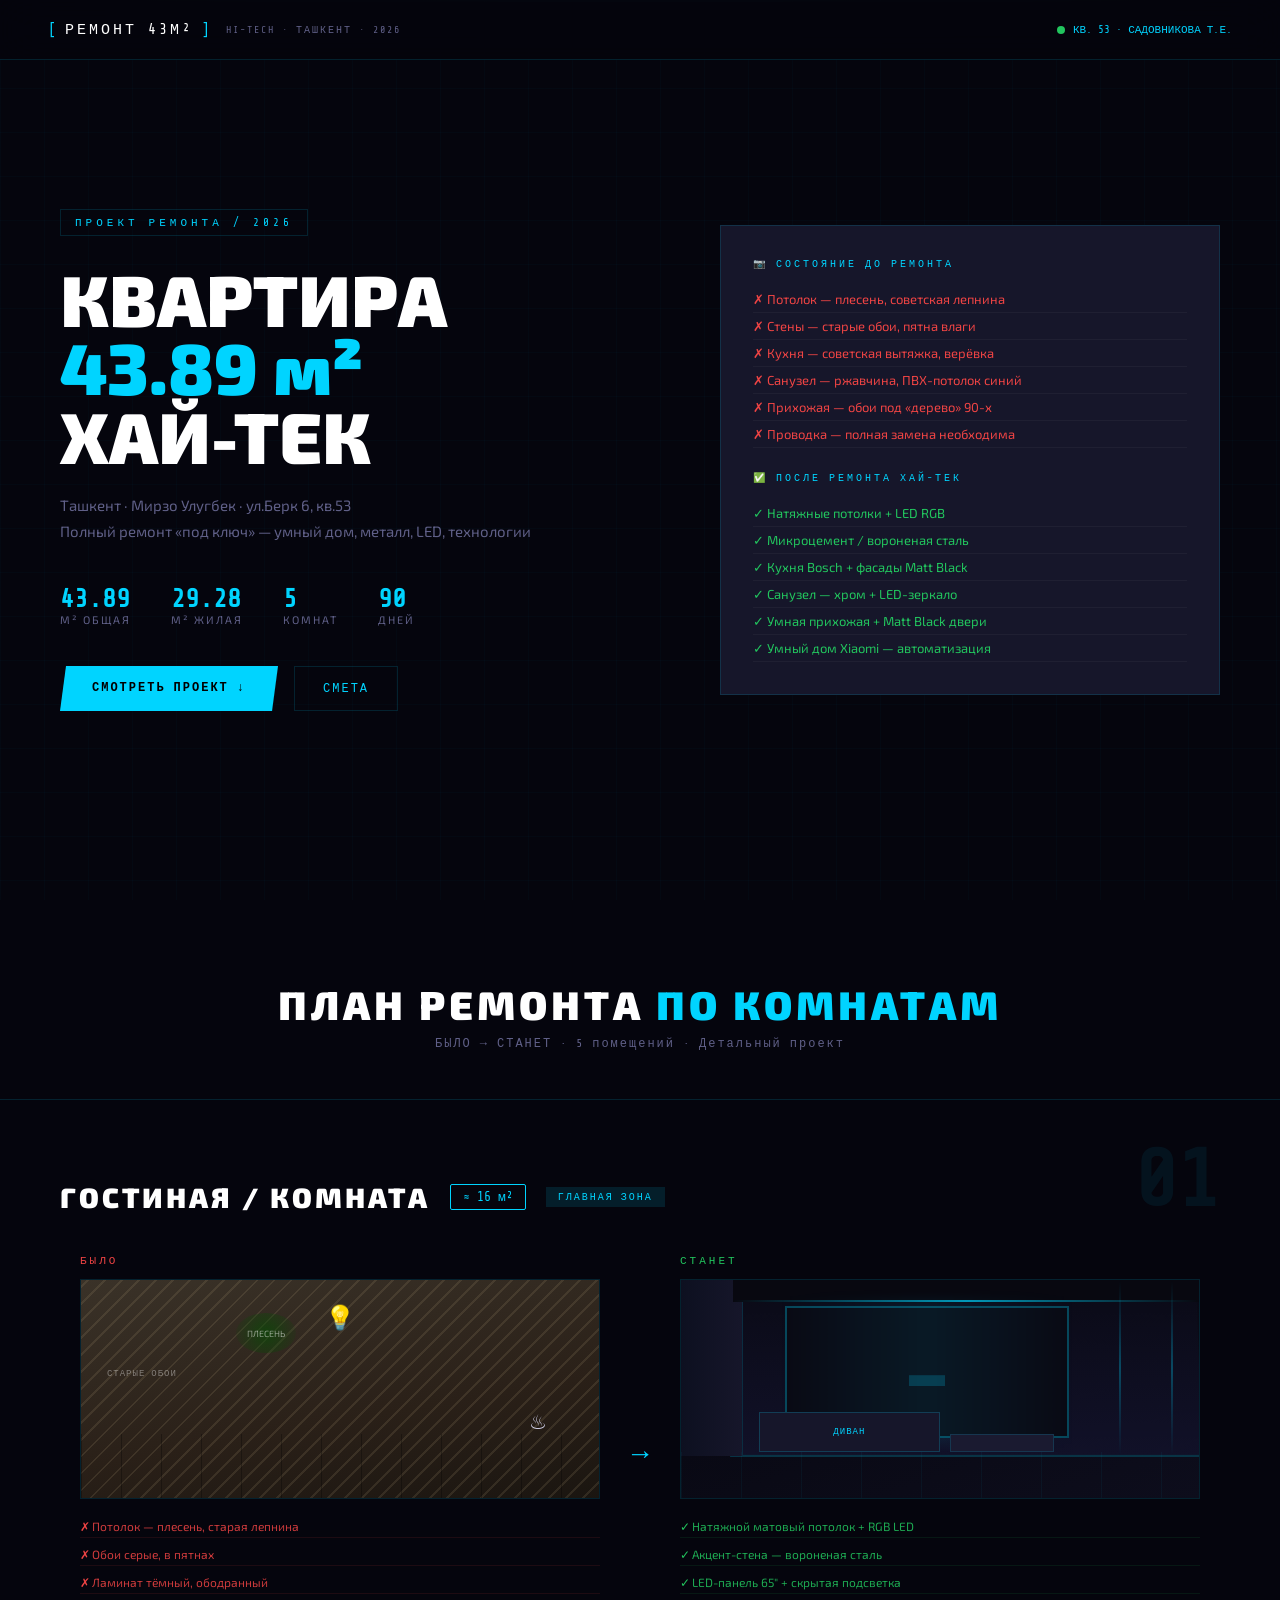
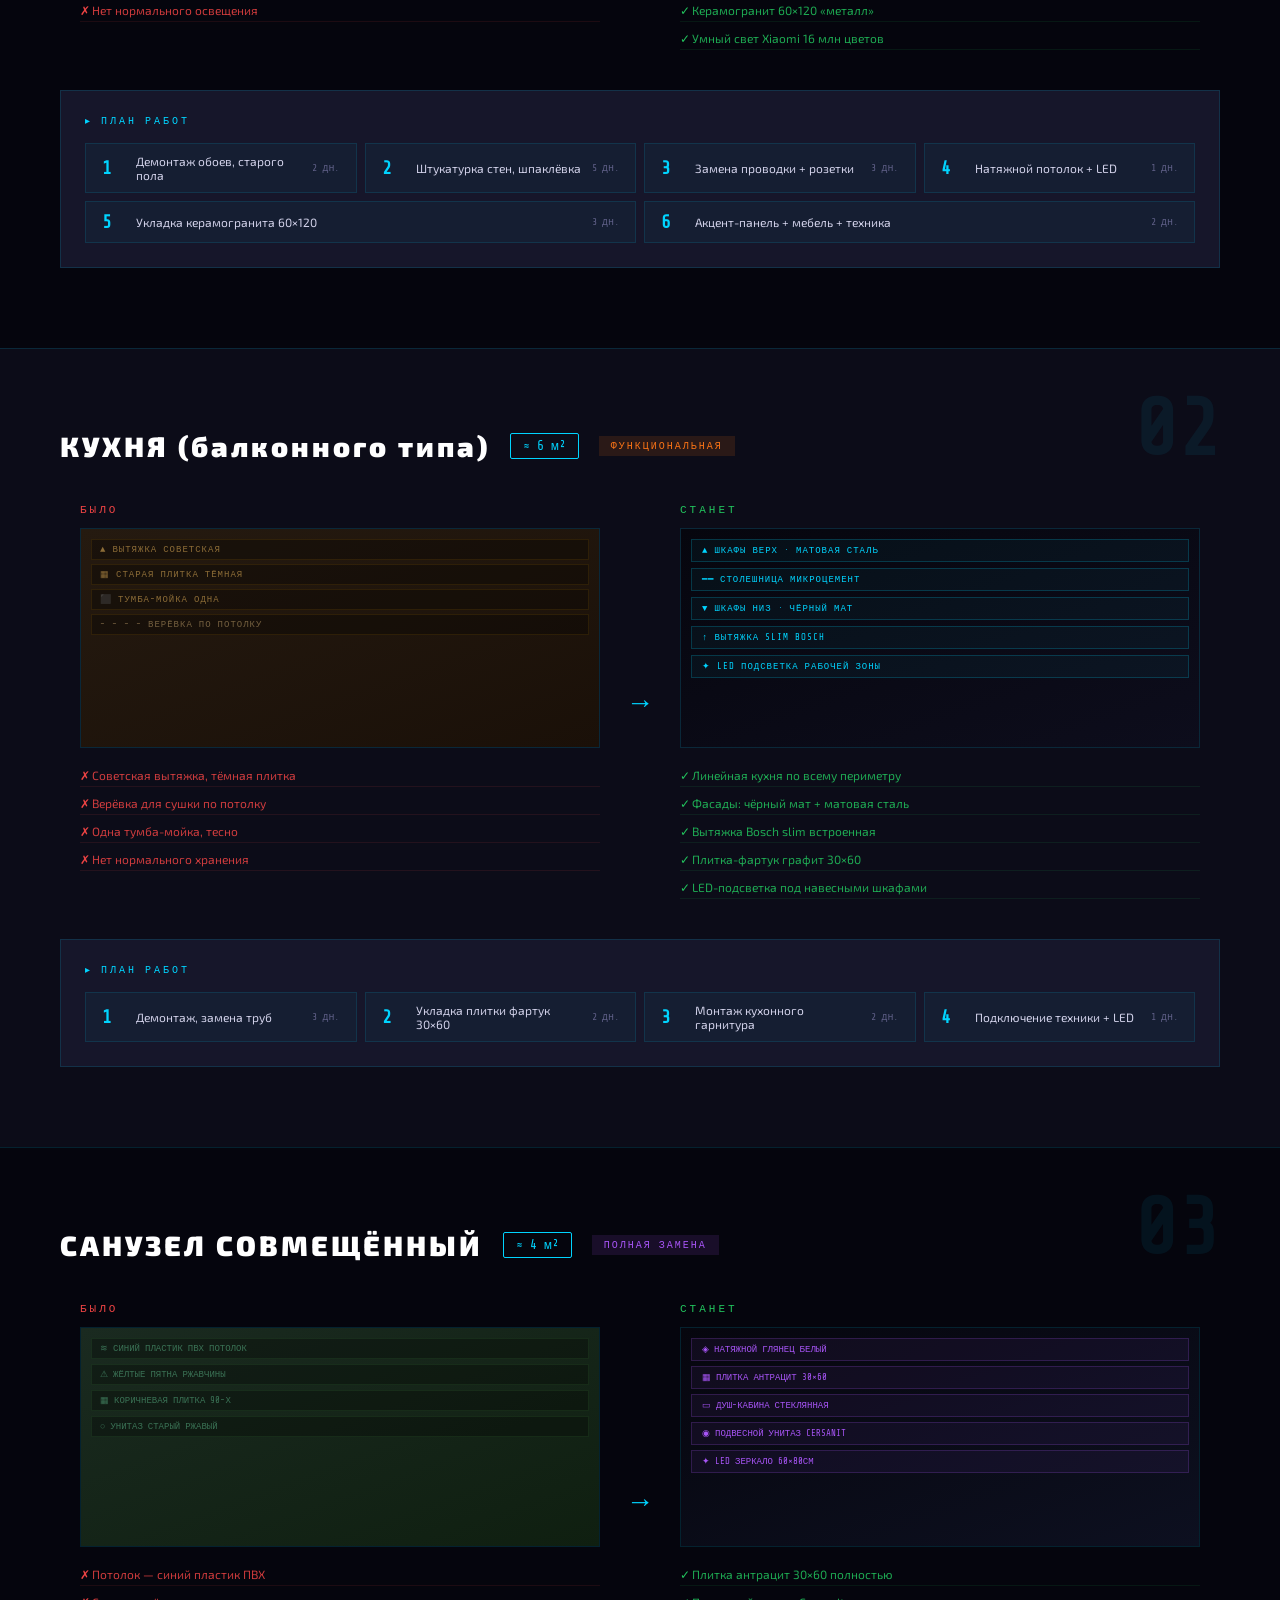
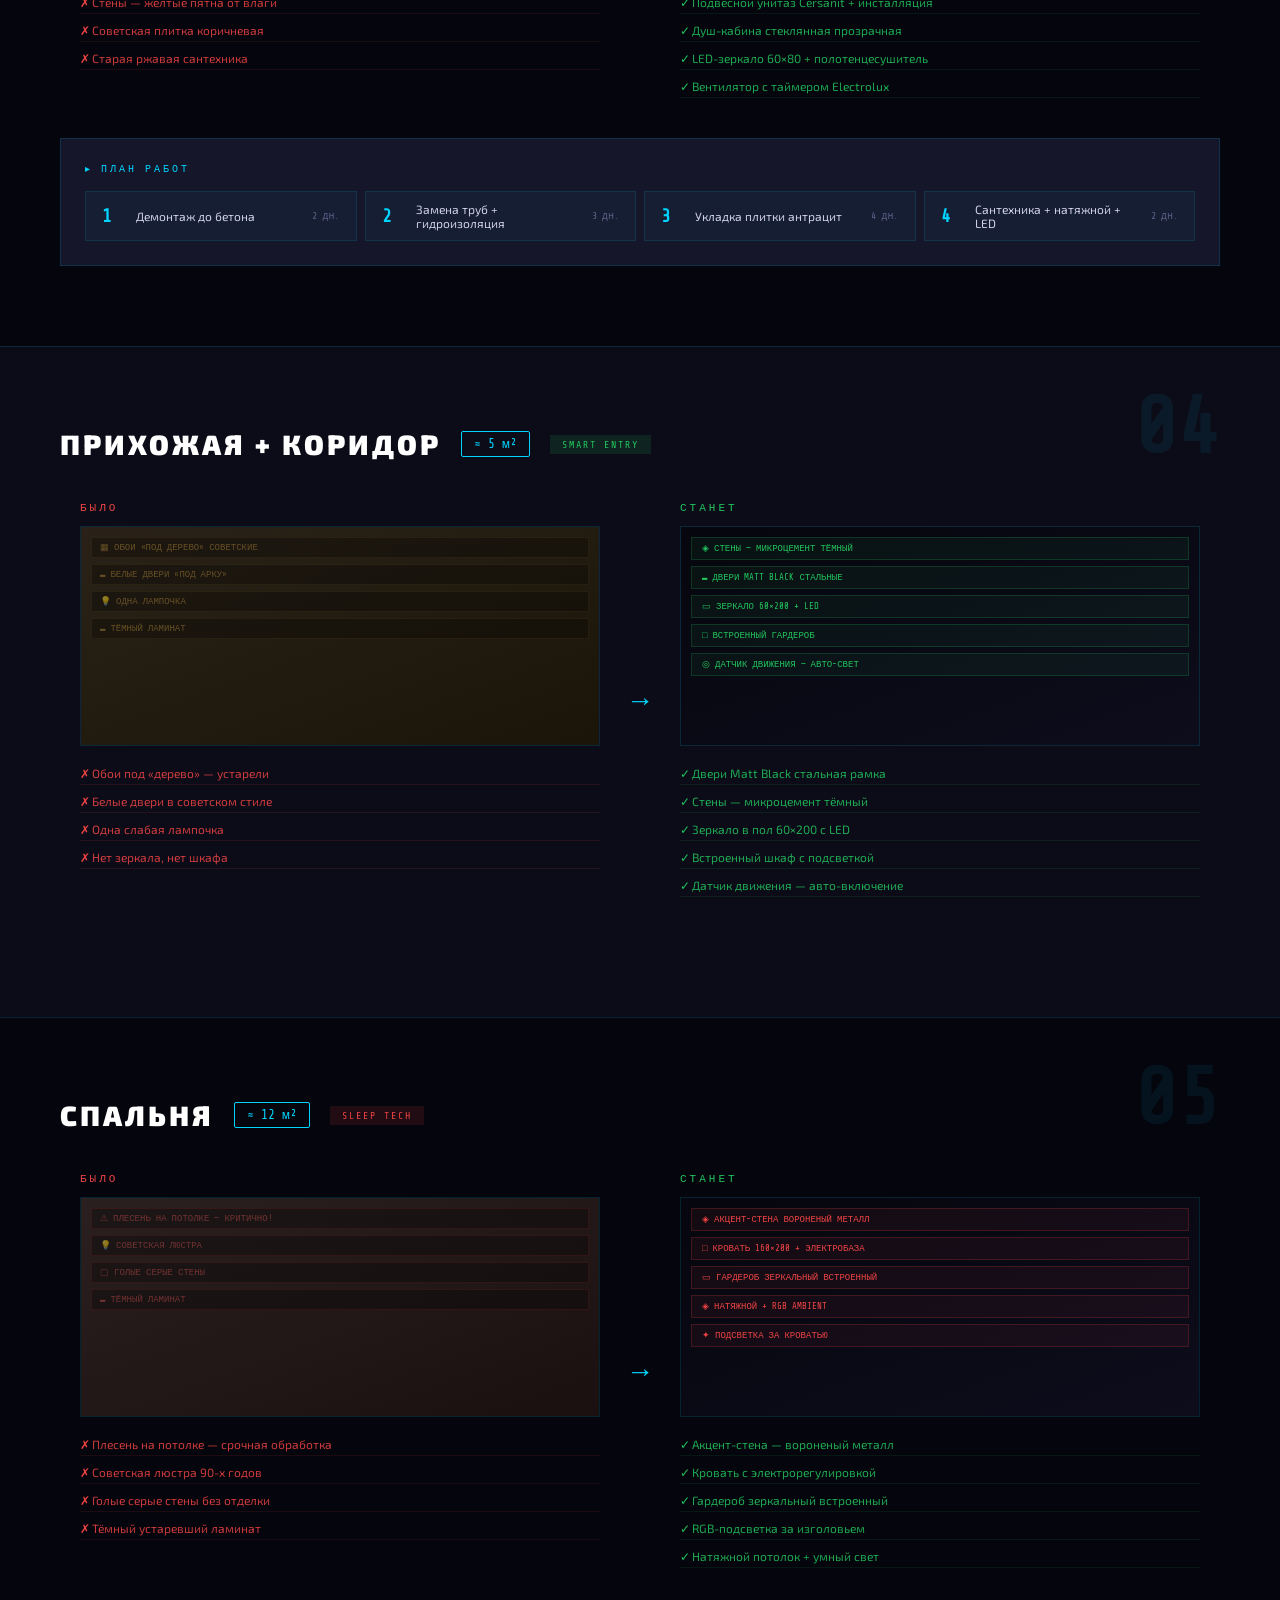
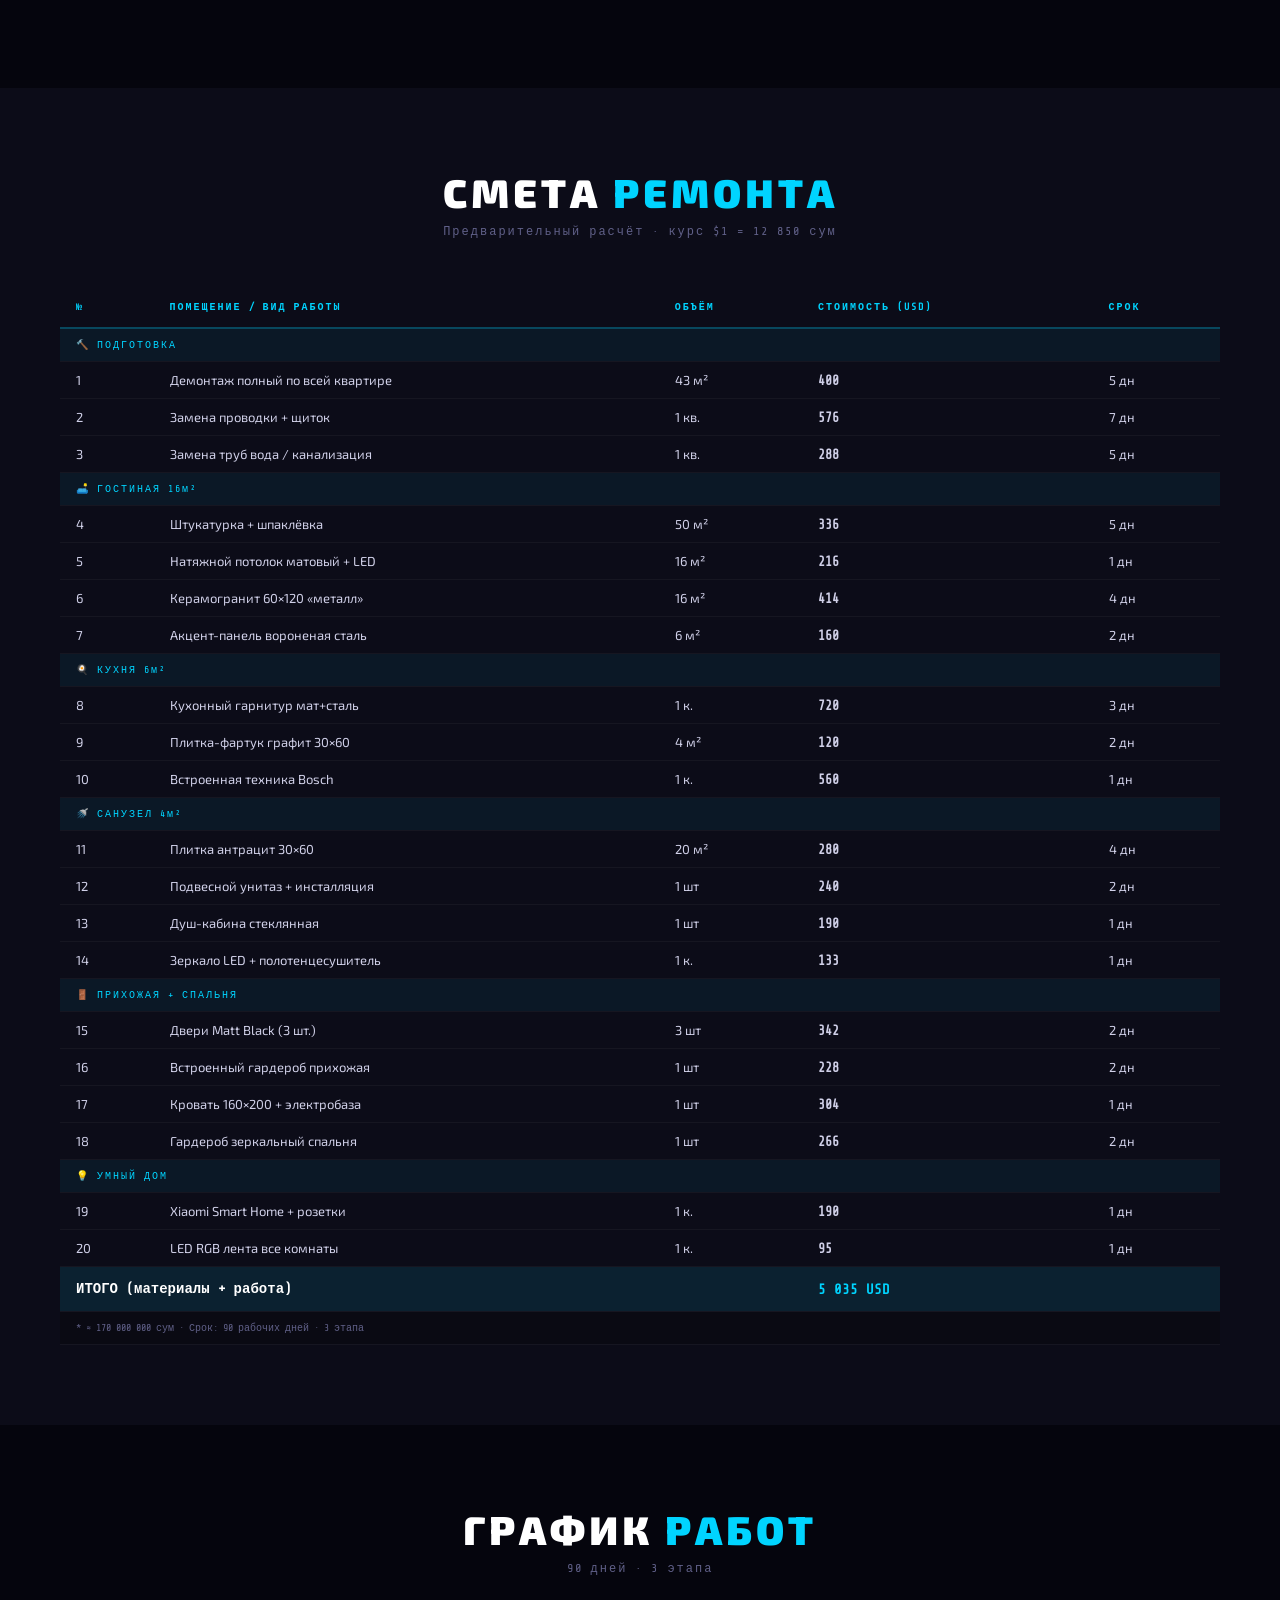
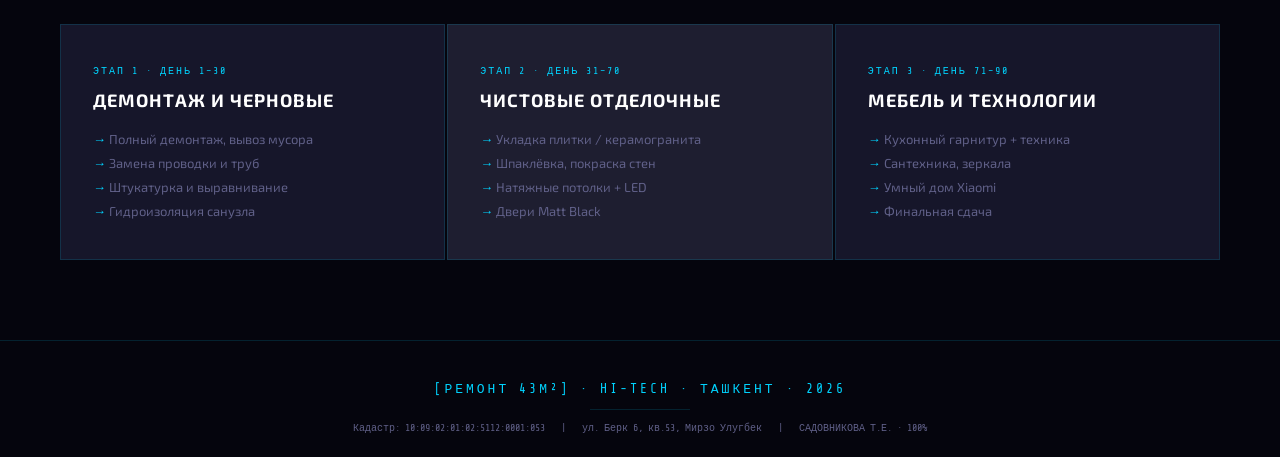
<file: renovation/index.html>
<!DOCTYPE html>
<html lang="ru">
<head>
  <meta charset="UTF-8">
  <meta name="viewport" content="width=device-width,initial-scale=1.0">
  <title>РЕМОНТ 43м² · ХАЙТЕК · ТАШКЕНТ 2026</title>
  <link rel="stylesheet" href="style.css">
  <link href="https://fonts.googleapis.com/css2?family=Exo+2:wght@100;300;400;600;700;900&family=Share+Tech+Mono&display=swap" rel="stylesheet">
</head>
<body>
<div class="bg-grid"></div>
<div class="scan-line"></div>

<nav class="navbar">
  <div class="nav-logo">
    <span class="nb">[</span><span class="nt">РЕМОНТ 43М²</span><span class="nb">]</span>
    <span class="ns">HI-TECH · ТАШКЕНТ · 2026</span>
  </div>
  <div class="nav-badge"><span class="badge-dot"></span>КВ. 53 · САДОВНИКОВА Т.Е.</div>
</nav>

<!-- ===== HERO ===== -->
<section class="hero">
  <div class="hero-left">
    <div class="hero-tag">ПРОЕКТ РЕМОНТА / 2026</div>
    <h1 class="hero-h">
      <span class="hl-w">КВАРТИРА</span>
      <span class="hl-a">43.89 м²</span>
      <span class="hl-w">ХАЙ-ТЕК</span>
    </h1>
    <p class="hero-p">Ташкент · Мирзо Улугбек · ул.Берк 6, кв.53<br>Полный ремонт «под ключ» — умный дом, металл, LED, технологии</p>
    <div class="hero-stats">
      <div class="hs"><span class="hn">43.89</span><span class="hl">м² общая</span></div>
      <div class="hs"><span class="hn">29.28</span><span class="hl">м² жилая</span></div>
      <div class="hs"><span class="hn">5</span><span class="hl">комнат</span></div>
      <div class="hs"><span class="hn">90</span><span class="hl">дней</span></div>
    </div>
    <div class="hero-btns">
      <a href="#rooms" class="btn-main">СМОТРЕТЬ ПРОЕКТ ↓</a>
      <a href="#budget" class="btn-sec">СМЕТА</a>
    </div>
  </div>
  <div class="hero-right">
    <div class="condition-card">
      <div class="cc-title">📷 СОСТОЯНИЕ ДО РЕМОНТА</div>
      <div class="cc-bad">✗ Потолок — плесень, советская лепнина</div>
      <div class="cc-bad">✗ Стены — старые обои, пятна влаги</div>
      <div class="cc-bad">✗ Кухня — советская вытяжка, верёвка</div>
      <div class="cc-bad">✗ Санузел — ржавчина, ПВХ-потолок синий</div>
      <div class="cc-bad">✗ Прихожая — обои под «дерево» 90-х</div>
      <div class="cc-bad">✗ Проводка — полная замена необходима</div>
      <div class="cc-title mt">✅ ПОСЛЕ РЕМОНТА ХАЙ-ТЕК</div>
      <div class="cc-good">✓ Натяжные потолки + LED RGB</div>
      <div class="cc-good">✓ Микроцемент / вороненая сталь</div>
      <div class="cc-good">✓ Кухня Bosch + фасады Matt Black</div>
      <div class="cc-good">✓ Санузел — хром + LED-зеркало</div>
      <div class="cc-good">✓ Умная прихожая + Matt Black двери</div>
      <div class="cc-good">✓ Умный дом Xiaomi — автоматизация</div>
    </div>
  </div>
</section>


<!-- ===== ROOMS ===== -->
<section class="rooms-section" id="rooms">
  <div class="sec-header">
    <h2>ПЛАН РЕМОНТА <span class="ac">ПО КОМНАТАМ</span></h2>
    <p>БЫЛО → СТАНЕТ · 5 помещений · Детальный проект</p>
  </div>

  <!-- 01 ГОСТИНАЯ -->
  <div class="room-block" id="r-living">
    <div class="room-num-big">01</div>
    <div class="room-content">
      <div class="room-title-row">
        <h3>ГОСТИНАЯ / КОМНАТА</h3>
        <span class="room-size">≈ 16 м²</span>
        <span class="room-tag">ГЛАВНАЯ ЗОНА</span>
      </div>
      <div class="before-after">
        <div class="ba-side before">
          <div class="ba-label">БЫЛО</div>
          <div class="ba-photo-wrap">
            <div class="ba-render living-before">
              <div class="old-room"><div class="old-wall"></div><div class="old-floor"></div>
              <div class="prob-stain">ПЛЕСЕНЬ</div><div class="prob-wall">СТАРЫЕ ОБОИ</div>
              <div class="old-lamp">💡</div><div class="old-heater">♨</div></div>
            </div>
          </div>
          <ul class="ba-problems">
            <li class="prob">Потолок — плесень, старая лепнина</li>
            <li class="prob">Обои серые, в пятнах</li>
            <li class="prob">Ламинат тёмный, ободранный</li>
            <li class="prob">Нет нормального освещения</li>
          </ul>
        </div>
        <div class="ba-arrow">→</div>
        <div class="ba-side after">
          <div class="ba-label new">СТАНЕТ</div>
          <div class="ba-photo-wrap">
            <div class="ba-render living-after">
              <div class="living-room-3d">
                <div class="wall-back dark-wall"></div>
                <div class="wall-left steel-wall"></div>
                <div class="floor-new"></div>
                <div class="ceiling-new"><div class="led-strip h"></div></div>
                <div class="tv-panel"><div class="tv-screen">▬</div><div class="led-glow"></div></div>
                <div class="sofa-3d">ДИВАН</div>
                <div class="table-3d"></div>
                <div class="led-accent v1"></div><div class="led-accent v2"></div>
              </div>
            </div>
          </div>
          <ul class="ba-features">
            <li class="feat">Натяжной матовый потолок + RGB LED</li>
            <li class="feat">Акцент-стена — вороненая сталь</li>
            <li class="feat">LED-панель 65" + скрытая подсветка</li>
            <li class="feat">Керамогранит 60×120 «металл»</li>
            <li class="feat">Умный свет Xiaomi 16 млн цветов</li>
          </ul>
        </div>
      </div>
      <div class="work-plan">
        <div class="wp-title">▸ ПЛАН РАБОТ</div>
        <div class="wp-steps">
          <div class="step"><span class="st-n">1</span><span class="st-t">Демонтаж обоев, старого пола</span><span class="st-d">2 дн.</span></div>
          <div class="step"><span class="st-n">2</span><span class="st-t">Штукатурка стен, шпаклёвка</span><span class="st-d">5 дн.</span></div>
          <div class="step"><span class="st-n">3</span><span class="st-t">Замена проводки + розетки</span><span class="st-d">3 дн.</span></div>
          <div class="step"><span class="st-n">4</span><span class="st-t">Натяжной потолок + LED</span><span class="st-d">1 дн.</span></div>
          <div class="step"><span class="st-n">5</span><span class="st-t">Укладка керамогранита 60×120</span><span class="st-d">3 дн.</span></div>
          <div class="step"><span class="st-n">6</span><span class="st-t">Акцент-панель + мебель + техника</span><span class="st-d">2 дн.</span></div>
        </div>
      </div>
    </div>
  </div>


  <!-- 02 КУХНЯ -->
  <div class="room-block alt" id="r-kitchen">
    <div class="room-num-big">02</div>
    <div class="room-content">
      <div class="room-title-row">
        <h3>КУХНЯ (балконного типа)</h3>
        <span class="room-size">≈ 6 м²</span>
        <span class="room-tag kitchen-tag">ФУНКЦИОНАЛЬНАЯ</span>
      </div>
      <div class="before-after">
        <div class="ba-side before">
          <div class="ba-label">БЫЛО</div>
          <div class="ba-photo-wrap">
            <div class="ba-render kitchen-before">
              <div class="kitchen-old">
                <div class="old-hood">▲ ВЫТЯЖКА СОВЕТСКАЯ</div>
                <div class="old-tile-k">▦ СТАРАЯ ПЛИТКА ТЁМНАЯ</div>
                <div class="old-cabinet">⬛ ТУМБА-МОЙКА ОДНА</div>
                <div class="rope-line">~ ~ ~ ~ ВЕРЁВКА ПО ПОТОЛКУ</div>
              </div>
            </div>
          </div>
          <ul class="ba-problems">
            <li class="prob">Советская вытяжка, тёмная плитка</li>
            <li class="prob">Верёвка для сушки по потолку</li>
            <li class="prob">Одна тумба-мойка, тесно</li>
            <li class="prob">Нет нормального хранения</li>
          </ul>
        </div>
        <div class="ba-arrow">→</div>
        <div class="ba-side after">
          <div class="ba-label new">СТАНЕТ</div>
          <div class="ba-photo-wrap">
            <div class="ba-render kitchen-after">
              <div class="kitchen-new">
                <div class="k-upper">▲ ШКАФЫ ВЕРХ · МАТОВАЯ СТАЛЬ</div>
                <div class="k-counter">━━ СТОЛЕШНИЦА МИКРОЦЕМЕНТ</div>
                <div class="k-lower">▼ ШКАФЫ НИЗ · ЧЁРНЫЙ МАТ</div>
                <div class="k-hood">↑ ВЫТЯЖКА SLIM BOSCH</div>
                <div class="k-led">✦ LED ПОДСВЕТКА РАБОЧЕЙ ЗОНЫ</div>
              </div>
            </div>
          </div>
          <ul class="ba-features">
            <li class="feat">Линейная кухня по всему периметру</li>
            <li class="feat">Фасады: чёрный мат + матовая сталь</li>
            <li class="feat">Вытяжка Bosch slim встроенная</li>
            <li class="feat">Плитка-фартук графит 30×60</li>
            <li class="feat">LED-подсветка под навесными шкафами</li>
          </ul>
        </div>
      </div>
      <div class="work-plan">
        <div class="wp-title">▸ ПЛАН РАБОТ</div>
        <div class="wp-steps">
          <div class="step"><span class="st-n">1</span><span class="st-t">Демонтаж, замена труб</span><span class="st-d">3 дн.</span></div>
          <div class="step"><span class="st-n">2</span><span class="st-t">Укладка плитки фартук 30×60</span><span class="st-d">2 дн.</span></div>
          <div class="step"><span class="st-n">3</span><span class="st-t">Монтаж кухонного гарнитура</span><span class="st-d">2 дн.</span></div>
          <div class="step"><span class="st-n">4</span><span class="st-t">Подключение техники + LED</span><span class="st-d">1 дн.</span></div>
        </div>
      </div>
    </div>
  </div>

  <!-- 03 САНУЗЕЛ -->
  <div class="room-block" id="r-bath">
    <div class="room-num-big">03</div>
    <div class="room-content">
      <div class="room-title-row">
        <h3>САНУЗЕЛ СОВМЕЩЁННЫЙ</h3>
        <span class="room-size">≈ 4 м²</span>
        <span class="room-tag bath-tag">ПОЛНАЯ ЗАМЕНА</span>
      </div>
      <div class="before-after">
        <div class="ba-side before">
          <div class="ba-label">БЫЛО</div>
          <div class="ba-photo-wrap">
            <div class="ba-render bath-before">
              <div class="bath-old">
                <div class="bt-old-ceil">≋ СИНИЙ ПЛАСТИК ПВХ ПОТОЛОК</div>
                <div class="bt-old-wall">⚠ ЖЁЛТЫЕ ПЯТНА РЖАВЧИНЫ</div>
                <div class="bt-old-tile">▦ КОРИЧНЕВАЯ ПЛИТКА 90-Х</div>
                <div class="bt-old-toilet">○ УНИТАЗ СТАРЫЙ РЖАВЫЙ</div>
              </div>
            </div>
          </div>
          <ul class="ba-problems">
            <li class="prob">Потолок — синий пластик ПВХ</li>
            <li class="prob">Стены — жёлтые пятна от влаги</li>
            <li class="prob">Советская плитка коричневая</li>
            <li class="prob">Старая ржавая сантехника</li>
          </ul>
        </div>
        <div class="ba-arrow">→</div>
        <div class="ba-side after">
          <div class="ba-label new">СТАНЕТ</div>
          <div class="ba-photo-wrap">
            <div class="ba-render bath-after">
              <div class="bath-new">
                <div class="bt-ceil-new">◈ НАТЯЖНОЙ ГЛЯНЕЦ БЕЛЫЙ</div>
                <div class="bt-tile-new">▦ ПЛИТКА АНТРАЦИТ 30×60</div>
                <div class="bt-shower">▭ ДУШ-КАБИНА СТЕКЛЯННАЯ</div>
                <div class="bt-toilet-new">◉ ПОДВЕСНОЙ УНИТАЗ CERSANIT</div>
                <div class="bt-mirror">✦ LED ЗЕРКАЛО 60×80СМ</div>
              </div>
            </div>
          </div>
          <ul class="ba-features">
            <li class="feat">Плитка антрацит 30×60 полностью</li>
            <li class="feat">Подвесной унитаз Cersanit + инсталляция</li>
            <li class="feat">Душ-кабина стеклянная прозрачная</li>
            <li class="feat">LED-зеркало 60×80 + полотенцесушитель</li>
            <li class="feat">Вентилятор с таймером Electrolux</li>
          </ul>
        </div>
      </div>
      <div class="work-plan">
        <div class="wp-title">▸ ПЛАН РАБОТ</div>
        <div class="wp-steps">
          <div class="step"><span class="st-n">1</span><span class="st-t">Демонтаж до бетона</span><span class="st-d">2 дн.</span></div>
          <div class="step"><span class="st-n">2</span><span class="st-t">Замена труб + гидроизоляция</span><span class="st-d">3 дн.</span></div>
          <div class="step"><span class="st-n">3</span><span class="st-t">Укладка плитки антрацит</span><span class="st-d">4 дн.</span></div>
          <div class="step"><span class="st-n">4</span><span class="st-t">Сантехника + натяжной + LED</span><span class="st-d">2 дн.</span></div>
        </div>
      </div>
    </div>
  </div>


  <!-- 04 ПРИХОЖАЯ -->
  <div class="room-block alt" id="r-hall">
    <div class="room-num-big">04</div>
    <div class="room-content">
      <div class="room-title-row">
        <h3>ПРИХОЖАЯ + КОРИДОР</h3>
        <span class="room-size">≈ 5 м²</span>
        <span class="room-tag hall-tag">SMART ENTRY</span>
      </div>
      <div class="before-after">
        <div class="ba-side before">
          <div class="ba-label">БЫЛО</div>
          <div class="ba-photo-wrap">
            <div class="ba-render hall-before">
              <div class="hall-old">
                <div class="h-wallpaper">▦ ОБОИ «ПОД ДЕРЕВО» СОВЕТСКИЕ</div>
                <div class="h-door">▬ БЕЛЫЕ ДВЕРИ «ПОД АРКУ»</div>
                <div class="h-lamp">💡 ОДНА ЛАМПОЧКА</div>
                <div class="h-floor">▬ ТЁМНЫЙ ЛАМИНАТ</div>
              </div>
            </div>
          </div>
          <ul class="ba-problems">
            <li class="prob">Обои под «дерево» — устарели</li>
            <li class="prob">Белые двери в советском стиле</li>
            <li class="prob">Одна слабая лампочка</li>
            <li class="prob">Нет зеркала, нет шкафа</li>
          </ul>
        </div>
        <div class="ba-arrow">→</div>
        <div class="ba-side after">
          <div class="ba-label new">СТАНЕТ</div>
          <div class="ba-photo-wrap">
            <div class="ba-render hall-after">
              <div class="hall-new">
                <div class="h-wall-new">◈ СТЕНЫ — МИКРОЦЕМЕНТ ТЁМНЫЙ</div>
                <div class="h-door-new">▬ ДВЕРИ MATT BLACK СТАЛЬНЫЕ</div>
                <div class="h-mirror-new">▭ ЗЕРКАЛО 60×200 + LED</div>
                <div class="h-wardrobe">□ ВСТРОЕННЫЙ ГАРДЕРОБ</div>
                <div class="h-sensor">◎ ДАТЧИК ДВИЖЕНИЯ — АВТО-СВЕТ</div>
              </div>
            </div>
          </div>
          <ul class="ba-features">
            <li class="feat">Двери Matt Black стальная рамка</li>
            <li class="feat">Стены — микроцемент тёмный</li>
            <li class="feat">Зеркало в пол 60×200 с LED</li>
            <li class="feat">Встроенный шкаф с подсветкой</li>
            <li class="feat">Датчик движения — авто-включение</li>
          </ul>
        </div>
      </div>
    </div>
  </div>

  <!-- 05 СПАЛЬНЯ -->
  <div class="room-block" id="r-bed">
    <div class="room-num-big">05</div>
    <div class="room-content">
      <div class="room-title-row">
        <h3>СПАЛЬНЯ</h3>
        <span class="room-size">≈ 12 м²</span>
        <span class="room-tag bed-tag">SLEEP TECH</span>
      </div>
      <div class="before-after">
        <div class="ba-side before">
          <div class="ba-label">БЫЛО</div>
          <div class="ba-photo-wrap">
            <div class="ba-render bed-before">
              <div class="bed-old">
                <div class="b-plesen">⚠ ПЛЕСЕНЬ НА ПОТОЛКЕ — КРИТИЧНО!</div>
                <div class="b-lamp-old">💡 СОВЕТСКАЯ ЛЮСТРА</div>
                <div class="b-wall-old">▢ ГОЛЫЕ СЕРЫЕ СТЕНЫ</div>
                <div class="b-floor-old">▬ ТЁМНЫЙ ЛАМИНАТ</div>
              </div>
            </div>
          </div>
          <ul class="ba-problems">
            <li class="prob">Плесень на потолке — срочная обработка</li>
            <li class="prob">Советская люстра 90-х годов</li>
            <li class="prob">Голые серые стены без отделки</li>
            <li class="prob">Тёмный устаревший ламинат</li>
          </ul>
        </div>
        <div class="ba-arrow">→</div>
        <div class="ba-side after">
          <div class="ba-label new">СТАНЕТ</div>
          <div class="ba-photo-wrap">
            <div class="ba-render bed-after">
              <div class="bed-new">
                <div class="bd-wall-accent">◈ АКЦЕНТ-СТЕНА ВОРОНЕНЫЙ МЕТАЛЛ</div>
                <div class="bd-bed">□ КРОВАТЬ 160×200 + ЭЛЕКТРОБАЗА</div>
                <div class="bd-wardrobe">▭ ГАРДЕРОБ ЗЕРКАЛЬНЫЙ ВСТРОЕННЫЙ</div>
                <div class="bd-ceil">◈ НАТЯЖНОЙ + RGB AMBIENT</div>
                <div class="bd-light">✦ ПОДСВЕТКА ЗА КРОВАТЬЮ</div>
              </div>
            </div>
          </div>
          <ul class="ba-features">
            <li class="feat">Акцент-стена — вороненый металл</li>
            <li class="feat">Кровать с электрорегулировкой</li>
            <li class="feat">Гардероб зеркальный встроенный</li>
            <li class="feat">RGB-подсветка за изголовьем</li>
            <li class="feat">Натяжной потолок + умный свет</li>
          </ul>
        </div>
      </div>
    </div>
  </div>
</section>


<!-- BUDGET -->
<section class="budget-section" id="budget">
  <div class="sec-header"><h2>СМЕТА <span class="ac">РЕМОНТА</span></h2><p>Предварительный расчёт · курс $1 = 12 850 сум</p></div>
  <div class="budget-wrap">
    <table class="budget-table">
      <thead><tr><th>№</th><th>ПОМЕЩЕНИЕ / ВИД РАБОТЫ</th><th>ОБЪЁМ</th><th>СТОИМОСТЬ (USD)</th><th>СРОК</th></tr></thead>
      <tbody>
        <tr class="cat-row"><td colspan="5">🔨 ПОДГОТОВКА</td></tr>
        <tr><td>1</td><td>Демонтаж полный по всей квартире</td><td>43 м²</td><td class="price">800</td><td>5 дн</td></tr>
        <tr><td>2</td><td>Замена проводки + щиток</td><td>1 кв.</td><td class="price">1 200</td><td>7 дн</td></tr>
        <tr><td>3</td><td>Замена труб вода / канализация</td><td>1 кв.</td><td class="price">600</td><td>5 дн</td></tr>
        <tr class="cat-row"><td colspan="5">🛋️ ГОСТИНАЯ 16м²</td></tr>
        <tr><td>4</td><td>Штукатурка + шпаклёвка</td><td>50 м²</td><td class="price">700</td><td>5 дн</td></tr>
        <tr><td>5</td><td>Натяжной потолок матовый + LED</td><td>16 м²</td><td class="price">450</td><td>1 дн</td></tr>
        <tr><td>6</td><td>Керамогранит 60×120 «металл»</td><td>16 м²</td><td class="price">900</td><td>4 дн</td></tr>
        <tr><td>7</td><td>Акцент-панель вороненая сталь</td><td>6 м²</td><td class="price">400</td><td>2 дн</td></tr>
        <tr class="cat-row"><td colspan="5">🍳 КУХНЯ 6м²</td></tr>
        <tr><td>8</td><td>Кухонный гарнитур мат+сталь</td><td>1 к.</td><td class="price">1 800</td><td>3 дн</td></tr>
        <tr><td>9</td><td>Плитка-фартук графит 30×60</td><td>4 м²</td><td class="price">300</td><td>2 дн</td></tr>
        <tr><td>10</td><td>Встроенная техника Bosch</td><td>1 к.</td><td class="price">1 400</td><td>1 дн</td></tr>
        <tr class="cat-row"><td colspan="5">🚿 САНУЗЕЛ 4м²</td></tr>
        <tr><td>11</td><td>Плитка антрацит 30×60</td><td>20 м²</td><td class="price">700</td><td>4 дн</td></tr>
        <tr><td>12</td><td>Подвесной унитаз + инсталляция</td><td>1 шт</td><td class="price">600</td><td>2 дн</td></tr>
        <tr><td>13</td><td>Душ-кабина стеклянная</td><td>1 шт</td><td class="price">500</td><td>1 дн</td></tr>
        <tr><td>14</td><td>Зеркало LED + полотенцесушитель</td><td>1 к.</td><td class="price">350</td><td>1 дн</td></tr>
        <tr class="cat-row"><td colspan="5">🚪 ПРИХОЖАЯ + СПАЛЬНЯ</td></tr>
        <tr><td>15</td><td>Двери Matt Black (3 шт.)</td><td>3 шт</td><td class="price">900</td><td>2 дн</td></tr>
        <tr><td>16</td><td>Встроенный гардероб прихожая</td><td>1 шт</td><td class="price">600</td><td>2 дн</td></tr>
        <tr><td>17</td><td>Кровать 160×200 + электробаза</td><td>1 шт</td><td class="price">800</td><td>1 дн</td></tr>
        <tr><td>18</td><td>Гардероб зеркальный спальня</td><td>1 шт</td><td class="price">700</td><td>2 дн</td></tr>
        <tr class="cat-row"><td colspan="5">💡 УМНЫЙ ДОМ</td></tr>
        <tr><td>19</td><td>Xiaomi Smart Home + розетки</td><td>1 к.</td><td class="price">500</td><td>1 дн</td></tr>
        <tr><td>20</td><td>LED RGB лента все комнаты</td><td>1 к.</td><td class="price">250</td><td>1 дн</td></tr>
        <tr class="total-row"><td colspan="3">ИТОГО (материалы + работа)</td><td class="total" colspan="2">≈ 13 250 USD</td></tr>
        <tr class="note-row"><td colspan="5">* ≈ 170 000 000 сум · Срок: 90 рабочих дней · 3 этапа</td></tr>
      </tbody>
    </table>
  </div>
</section>

<!-- TIMELINE -->
<section class="timeline-section" id="timeline">
  <div class="sec-header"><h2>ГРАФИК <span class="ac">РАБОТ</span></h2><p>90 дней · 3 этапа</p></div>
  <div class="timeline">
    <div class="phase"><div class="ph-label">ЭТАП 1 · ДЕНЬ 1–30</div><div class="ph-title">ДЕМОНТАЖ И ЧЕРНОВЫЕ</div><ul><li>Полный демонтаж, вывоз мусора</li><li>Замена проводки и труб</li><li>Штукатурка и выравнивание</li><li>Гидроизоляция санузла</li></ul></div>
    <div class="phase ph-alt"><div class="ph-label">ЭТАП 2 · ДЕНЬ 31–70</div><div class="ph-title">ЧИСТОВЫЕ ОТДЕЛОЧНЫЕ</div><ul><li>Укладка плитки / керамогранита</li><li>Шпаклёвка, покраска стен</li><li>Натяжные потолки + LED</li><li>Двери Matt Black</li></ul></div>
    <div class="phase"><div class="ph-label">ЭТАП 3 · ДЕНЬ 71–90</div><div class="ph-title">МЕБЕЛЬ И ТЕХНОЛОГИИ</div><ul><li>Кухонный гарнитур + техника</li><li>Сантехника, зеркала</li><li>Умный дом Xiaomi</li><li>Финальная сдача</li></ul></div>
  </div>
</section>

<footer class="footer">
  <div class="footer-inner">
    <div class="footer-logo">[РЕМОНТ 43М²] · HI-TECH · ТАШКЕНТ · 2026</div>
    <div class="fl-line"></div>
    <div class="footer-info">
      <span>Кадастр: 10:09:02:01:02:5112:0001:053</span><span>|</span>
      <span>ул. Берк 6, кв.53, Мирзо Улугбек</span><span>|</span>
      <span>САДОВНИКОВА Т.Е. · 100%</span>
    </div>
  </div>
</footer>
<script src="script.js"></script>
</body></html>
</file>
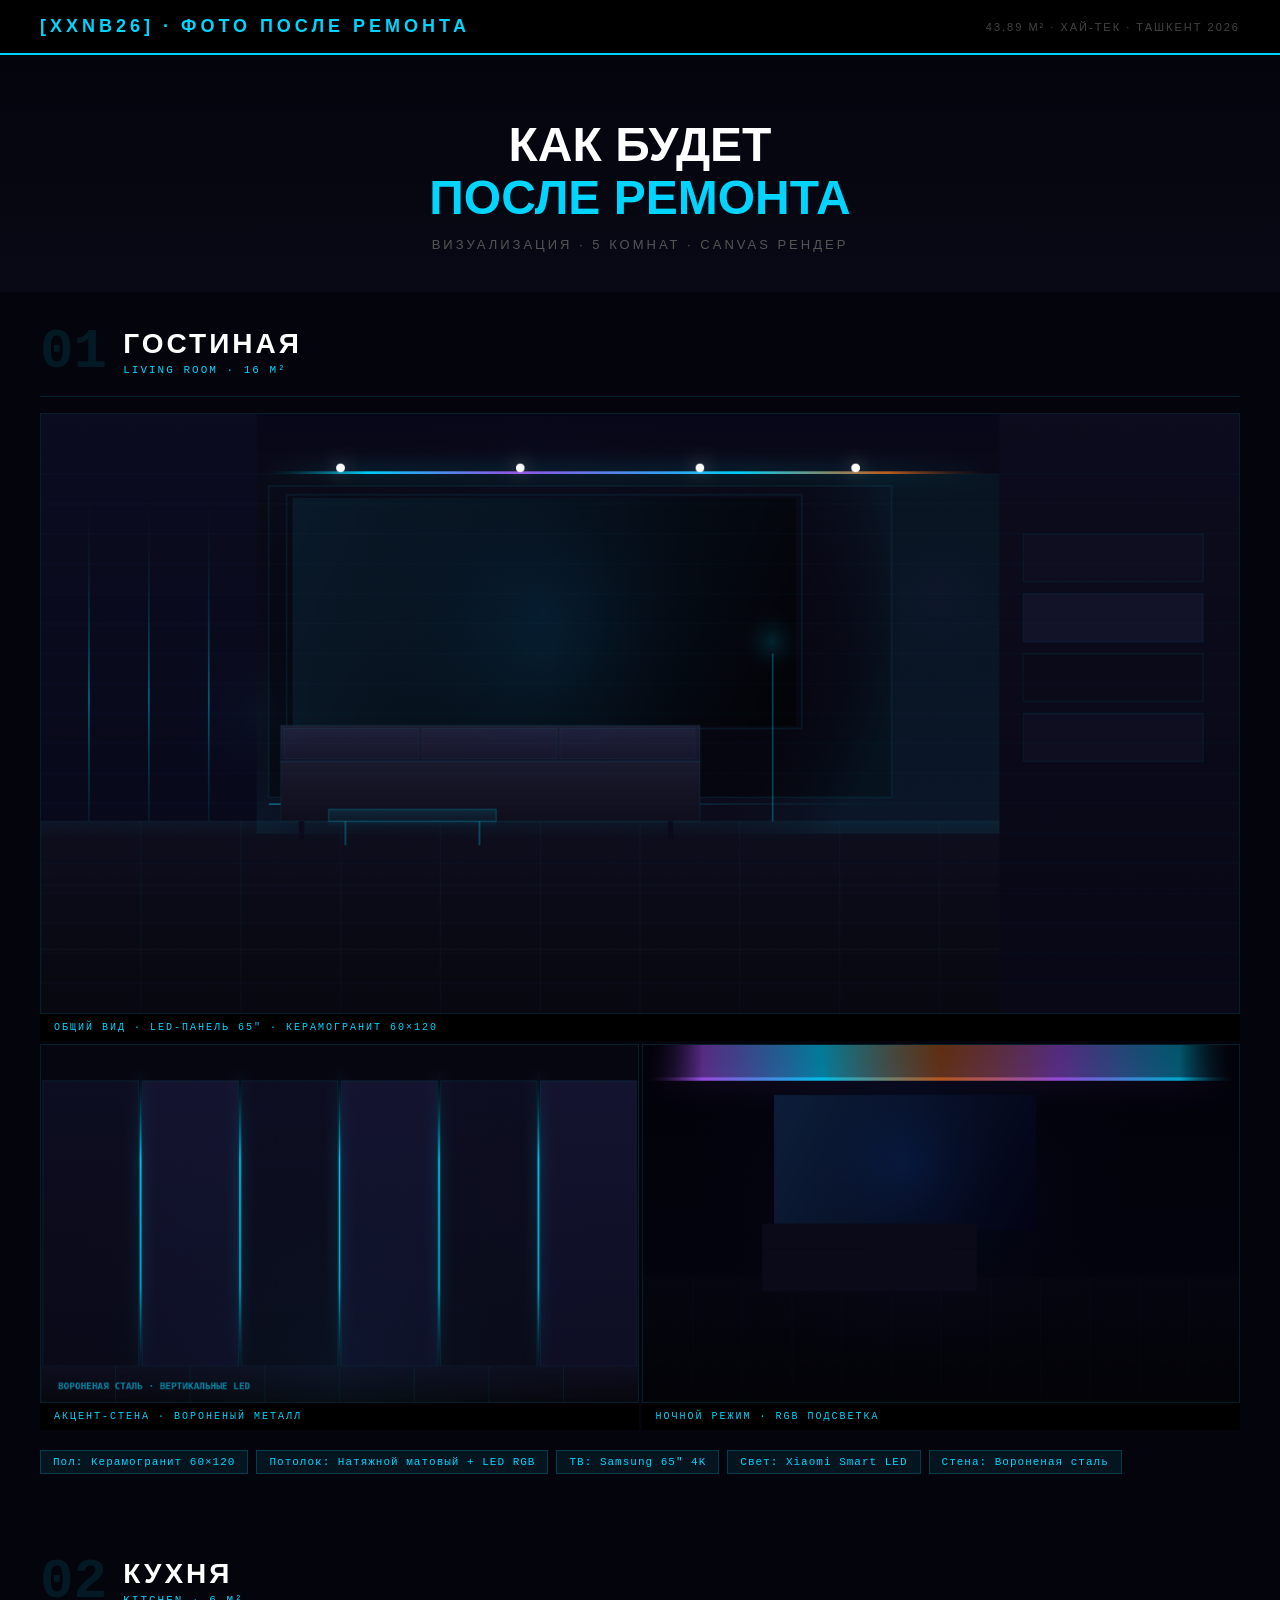
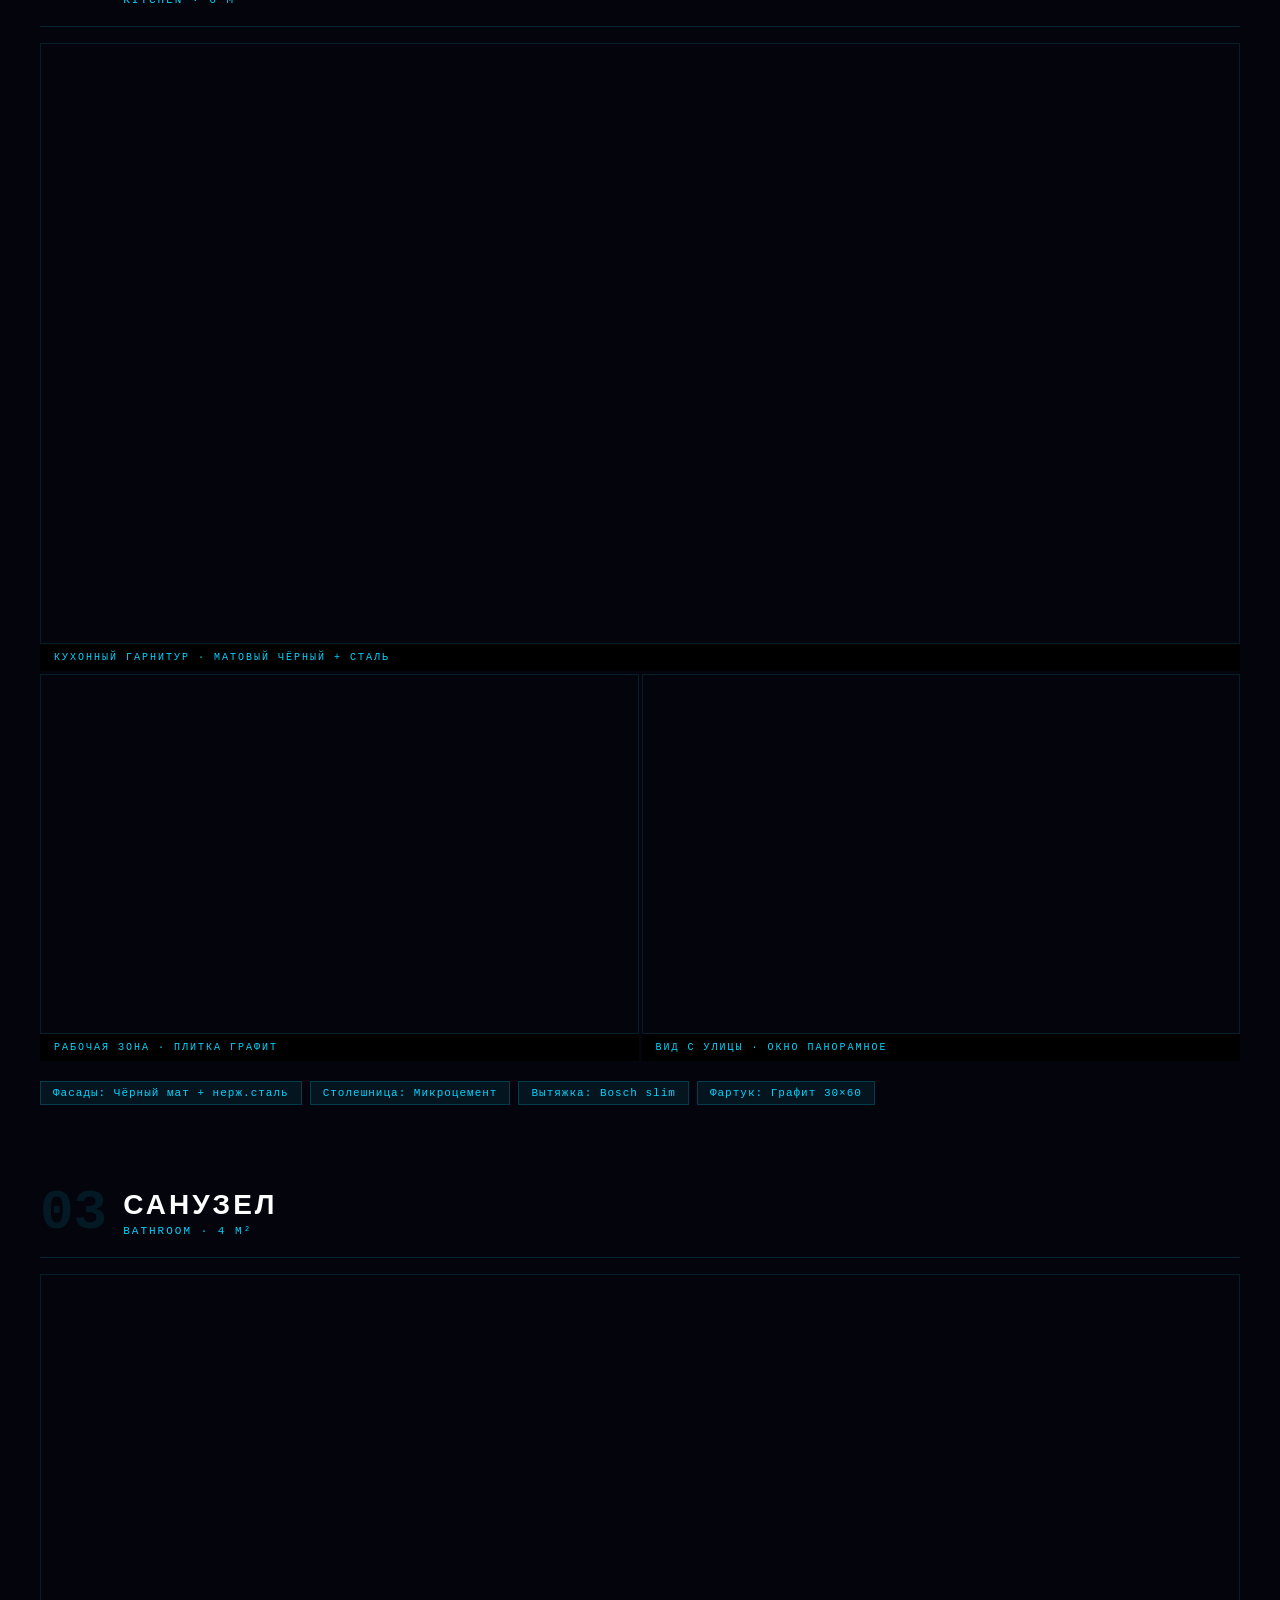
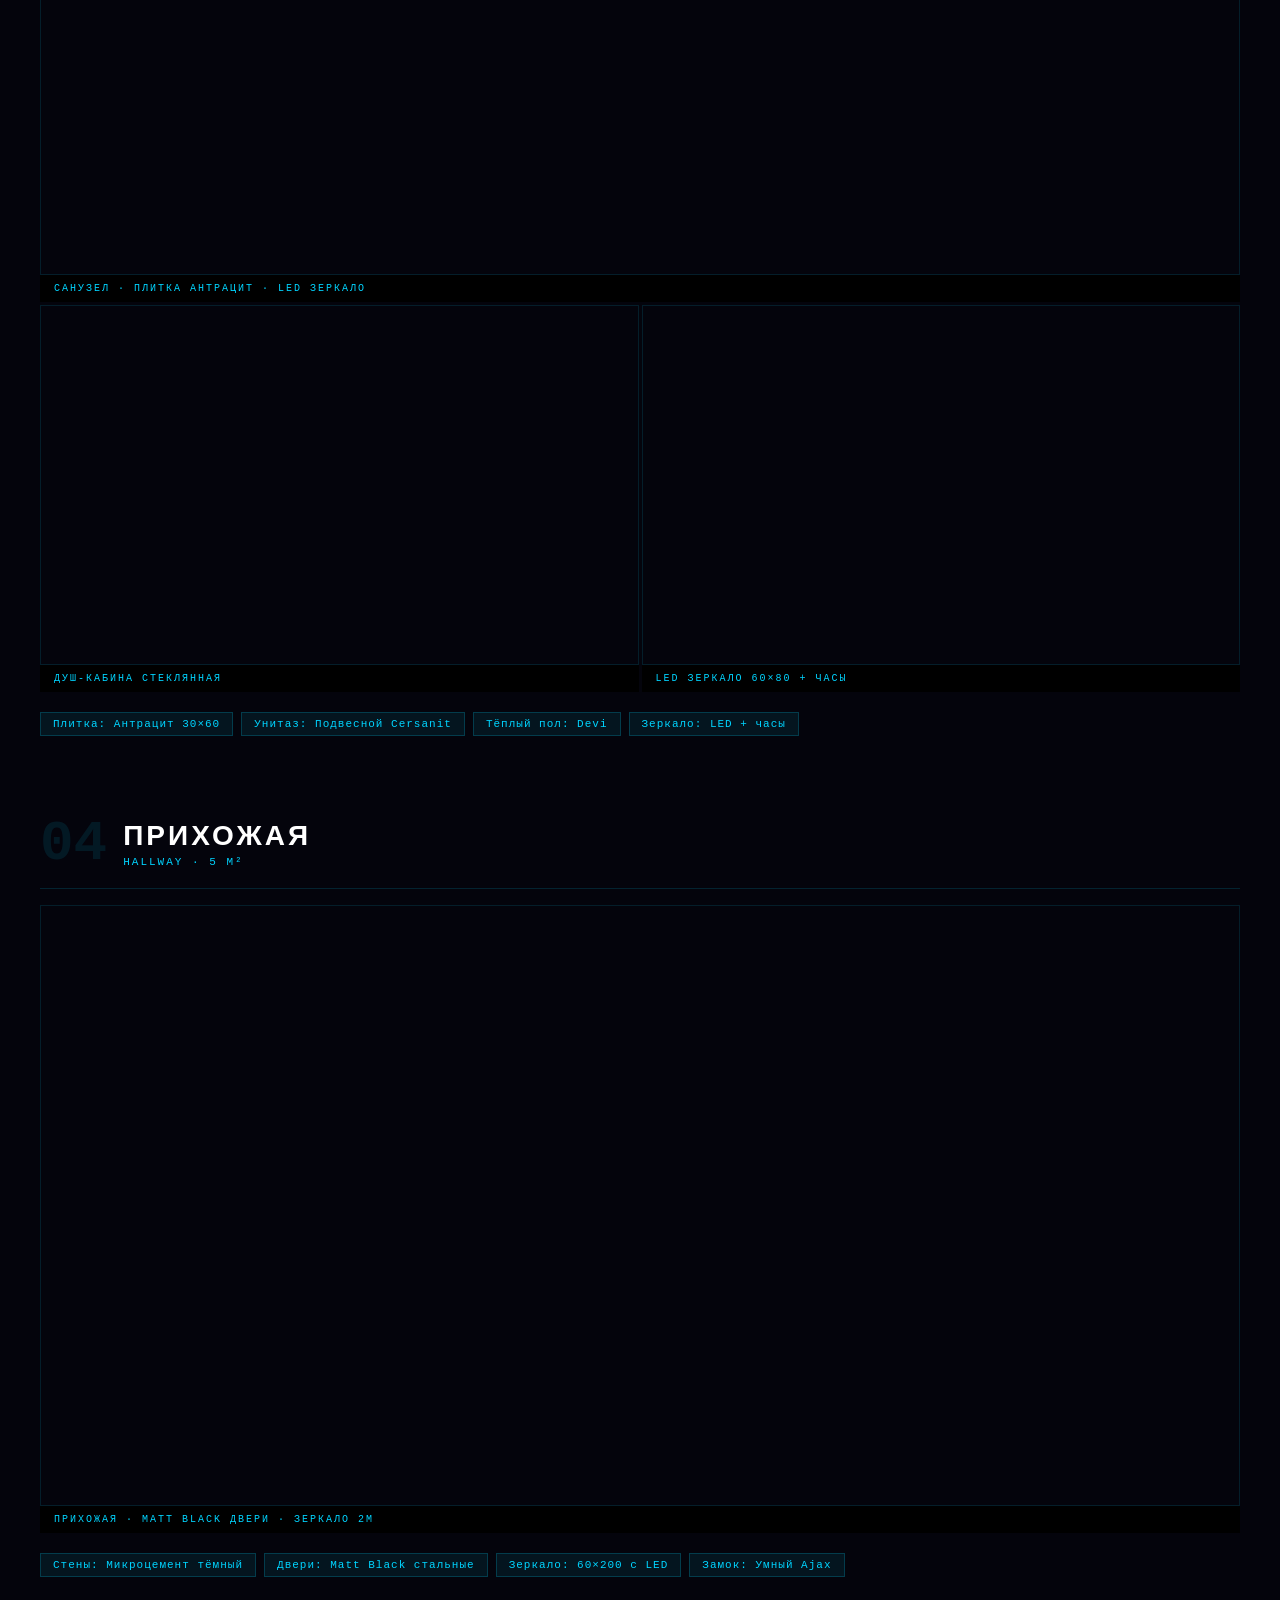
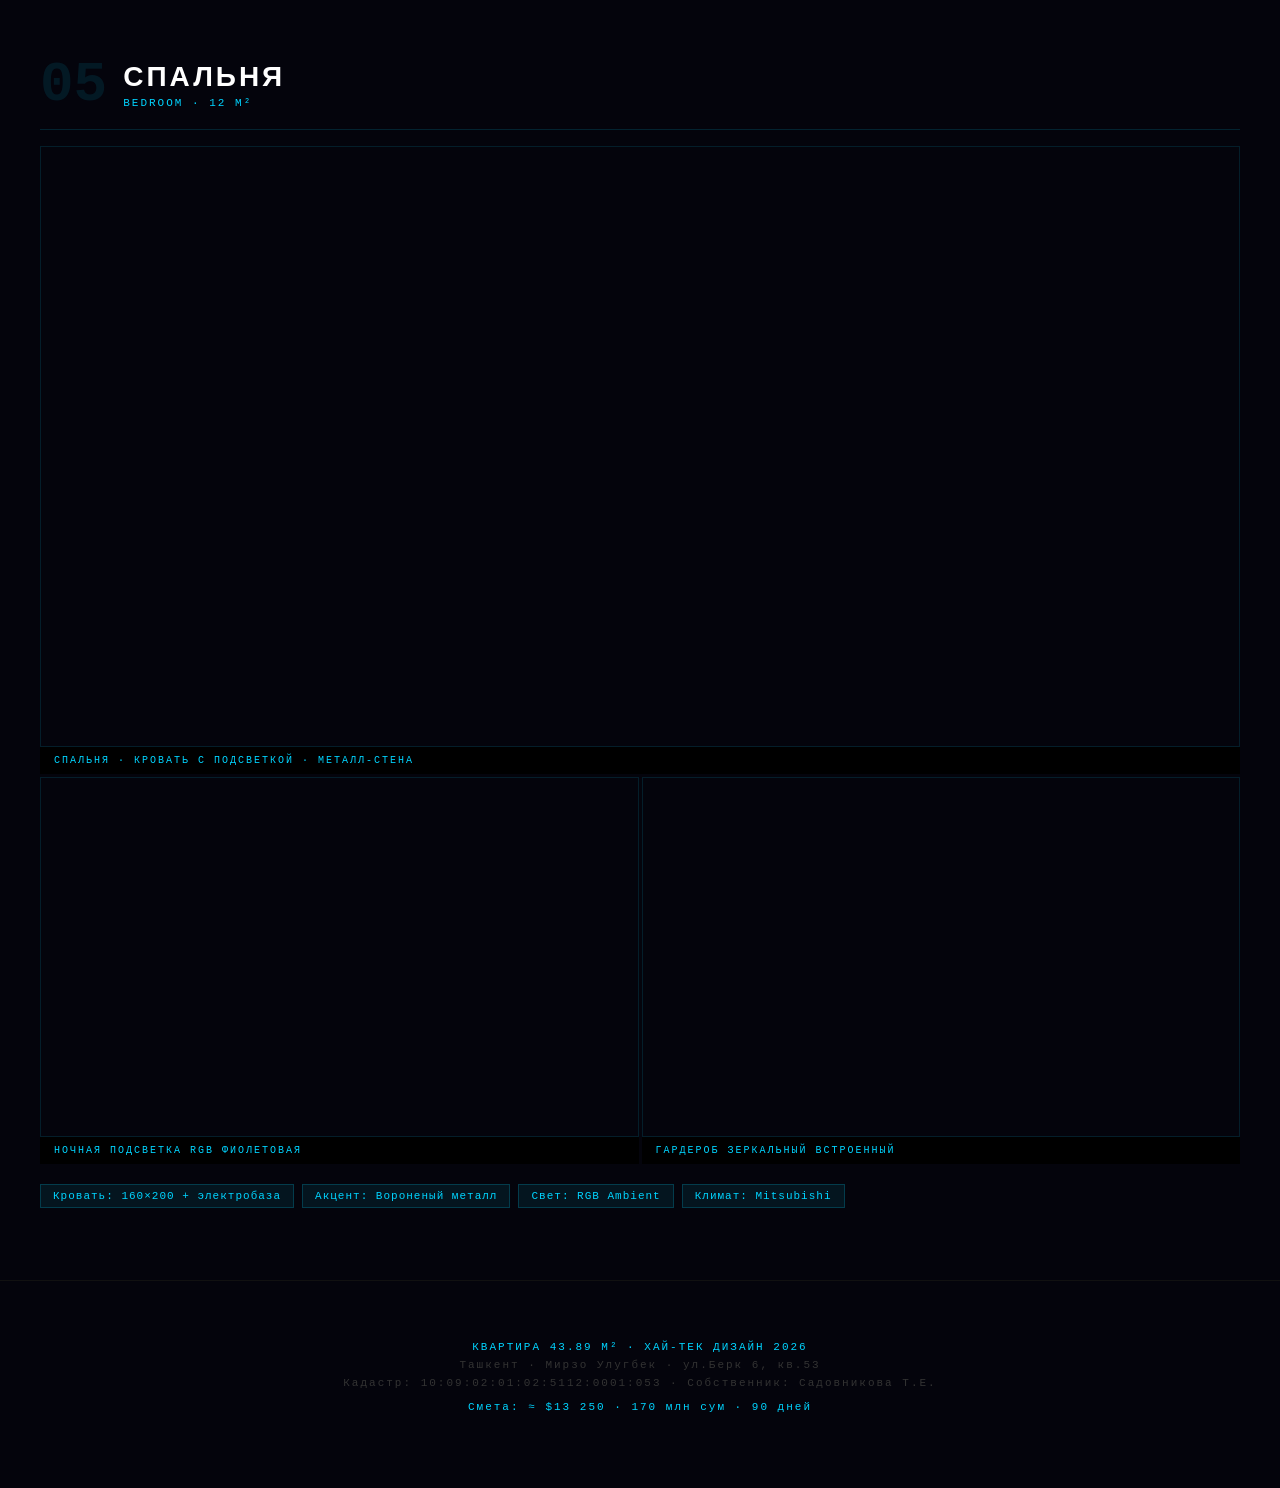
<file: renders/photos.html>
<!DOCTYPE html>
<html lang="ru">
<head>
<meta charset="UTF-8">
<meta name="viewport" content="width=device-width,initial-scale=1.0">
<title>ФОТО ПОСЛЕ РЕМОНТА · 43м² · ХАЙ-ТЕК</title>
<style>
*{margin:0;padding:0;box-sizing:border-box}
body{background:#04040c;font-family:'Arial',sans-serif;color:#ccc;overflow-x:hidden}
.top{background:#000;border-bottom:2px solid #00d4ff;padding:16px 40px;
  display:flex;align-items:center;justify-content:space-between;position:sticky;top:0;z-index:100}
.top-title{color:#00d4ff;font-size:18px;letter-spacing:4px;font-weight:700}
.top-sub{color:#444;font-size:11px;letter-spacing:2px}
.hero{text-align:center;padding:64px 20px 40px;background:linear-gradient(180deg,#04040c,#090916)}
.hero h1{font-size:48px;font-weight:900;color:#fff;line-height:1.1;margin-bottom:12px}
.hero h1 span{color:#00d4ff}
.hero p{color:#555;font-size:13px;letter-spacing:3px}
.gallery{padding:32px 40px;display:flex;flex-direction:column;gap:80px}
.room-entry{display:flex;flex-direction:column;gap:16px}
.room-header{display:flex;align-items:center;gap:16px;padding-bottom:16px;
  border-bottom:1px solid rgba(0,212,255,.15)}
.rh-num{font-size:56px;font-weight:900;color:rgba(0,212,255,.1);line-height:1;font-family:monospace}
.rh-info h2{font-size:28px;font-weight:900;letter-spacing:3px;color:#fff}
.rh-info p{font-size:11px;color:#00d4ff;letter-spacing:2px;margin-top:4px;font-family:monospace}
.photo-block{display:grid;grid-template-columns:1fr 1fr;gap:3px}
.photo-big{grid-column:1 / -1}
canvas{display:block;width:100%;border:1px solid rgba(0,212,255,.12)}
.photo-label{background:#000;padding:8px 14px;
  font-size:10px;color:#00d4ff;letter-spacing:2px;font-family:monospace}
.room-specs{display:flex;gap:8px;flex-wrap:wrap;margin-top:4px}
.spec-tag{background:rgba(0,212,255,.08);border:1px solid rgba(0,212,255,.2);
  padding:5px 12px;font-size:11px;color:#00d4ff;font-family:monospace;letter-spacing:1px}
.compare{display:grid;grid-template-columns:1fr 1fr;gap:4px;margin-top:4px}
.before-photo,.after-photo{position:relative}
.ba-tag{position:absolute;top:8px;left:8px;z-index:5;padding:4px 10px;
  font-size:10px;font-family:monospace;letter-spacing:2px;font-weight:700}
.ba-tag.before{background:rgba(239,68,68,.8);color:#fff}
.ba-tag.after{background:rgba(0,212,255,.8);color:#000}
.footer-info{text-align:center;padding:60px 20px;border-top:1px solid #111;margin-top:40px}
.footer-info p{color:#333;font-size:11px;font-family:monospace;letter-spacing:2px;margin-bottom:6px}
.footer-info .acc{color:#00d4ff}
@media(max-width:700px){
  .photo-block{grid-template-columns:1fr}
  .photo-big{grid-column:1}
  .compare{grid-template-columns:1fr}
  .gallery{padding:20px}
  .hero h1{font-size:32px}
  .top{padding:12px 20px}
}
</style>
</head>
<body>

<div class="top">
  <div class="top-title">[XXNB26] · ФОТО ПОСЛЕ РЕМОНТА</div>
  <div class="top-sub">43.89 М² · ХАЙ-ТЕК · ТАШКЕНТ 2026</div>
</div>

<div class="hero">
  <h1>КАК БУДЕТ<br><span>ПОСЛЕ РЕМОНТА</span></h1>
  <p>ВИЗУАЛИЗАЦИЯ · 5 КОМНАТ · CANVAS РЕНДЕР</p>
</div>

<div class="gallery">

  <!-- ГОСТИНАЯ -->
  <div class="room-entry">
    <div class="room-header">
      <div class="rh-num">01</div>
      <div class="rh-info"><h2>ГОСТИНАЯ</h2><p>LIVING ROOM · 16 М²</p></div>
    </div>
    <div class="photo-block">
      <div class="photo-big">
        <canvas id="c-living-main" width="1400" height="700"></canvas>
        <div class="photo-label">ОБЩИЙ ВИД · LED-ПАНЕЛЬ 65" · КЕРАМОГРАНИТ 60×120</div>
      </div>
      <div><canvas id="c-living-wall" width="700" height="420"></canvas>
        <div class="photo-label">АКЦЕНТ-СТЕНА · ВОРОНЕНЫЙ МЕТАЛЛ</div></div>
      <div><canvas id="c-living-night" width="700" height="420"></canvas>
        <div class="photo-label">НОЧНОЙ РЕЖИМ · RGB ПОДСВЕТКА</div></div>
    </div>
    <div class="room-specs">
      <span class="spec-tag">Пол: Керамогранит 60×120</span>
      <span class="spec-tag">Потолок: Натяжной матовый + LED RGB</span>
      <span class="spec-tag">ТВ: Samsung 65" 4K</span>
      <span class="spec-tag">Свет: Xiaomi Smart LED</span>
      <span class="spec-tag">Стена: Вороненая сталь</span>
    </div>
  </div>

  <!-- КУХНЯ -->
  <div class="room-entry">
    <div class="room-header">
      <div class="rh-num">02</div>
      <div class="rh-info"><h2>КУХНЯ</h2><p>KITCHEN · 6 М²</p></div>
    </div>
    <div class="photo-block">
      <div class="photo-big">
        <canvas id="c-kitchen-main" width="1400" height="700"></canvas>
        <div class="photo-label">КУХОННЫЙ ГАРНИТУР · МАТОВЫЙ ЧЁРНЫЙ + СТАЛЬ</div>
      </div>
      <div><canvas id="c-kitchen-detail" width="700" height="420"></canvas>
        <div class="photo-label">РАБОЧАЯ ЗОНА · ПЛИТКА ГРАФИТ</div></div>
      <div><canvas id="c-kitchen-window" width="700" height="420"></canvas>
        <div class="photo-label">ВИД С УЛИЦЫ · ОКНО ПАНОРАМНОЕ</div></div>
    </div>
    <div class="room-specs">
      <span class="spec-tag">Фасады: Чёрный мат + нерж.сталь</span>
      <span class="spec-tag">Столешница: Микроцемент</span>
      <span class="spec-tag">Вытяжка: Bosch slim</span>
      <span class="spec-tag">Фартук: Графит 30×60</span>
    </div>
  </div>

  <!-- САНУЗЕЛ -->
  <div class="room-entry">
    <div class="room-header">
      <div class="rh-num">03</div>
      <div class="rh-info"><h2>САНУЗЕЛ</h2><p>BATHROOM · 4 М²</p></div>
    </div>
    <div class="photo-block">
      <div class="photo-big">
        <canvas id="c-bath-main" width="1400" height="700"></canvas>
        <div class="photo-label">САНУЗЕЛ · ПЛИТКА АНТРАЦИТ · LED ЗЕРКАЛО</div>
      </div>
      <div><canvas id="c-bath-shower" width="700" height="420"></canvas>
        <div class="photo-label">ДУШ-КАБИНА СТЕКЛЯННАЯ</div></div>
      <div><canvas id="c-bath-mirror" width="700" height="420"></canvas>
        <div class="photo-label">LED ЗЕРКАЛО 60×80 + ЧАСЫ</div></div>
    </div>
    <div class="room-specs">
      <span class="spec-tag">Плитка: Антрацит 30×60</span>
      <span class="spec-tag">Унитаз: Подвесной Cersanit</span>
      <span class="spec-tag">Тёплый пол: Devi</span>
      <span class="spec-tag">Зеркало: LED + часы</span>
    </div>
  </div>

  <!-- ПРИХОЖАЯ -->
  <div class="room-entry">
    <div class="room-header">
      <div class="rh-num">04</div>
      <div class="rh-info"><h2>ПРИХОЖАЯ</h2><p>HALLWAY · 5 М²</p></div>
    </div>
    <div class="photo-block">
      <div class="photo-big">
        <canvas id="c-hall-main" width="1400" height="700"></canvas>
        <div class="photo-label">ПРИХОЖАЯ · MATT BLACK ДВЕРИ · ЗЕРКАЛО 2М</div>
      </div>
    </div>
    <div class="room-specs">
      <span class="spec-tag">Стены: Микроцемент тёмный</span>
      <span class="spec-tag">Двери: Matt Black стальные</span>
      <span class="spec-tag">Зеркало: 60×200 с LED</span>
      <span class="spec-tag">Замок: Умный Ajax</span>
    </div>
  </div>

  <!-- СПАЛЬНЯ -->
  <div class="room-entry">
    <div class="room-header">
      <div class="rh-num">05</div>
      <div class="rh-info"><h2>СПАЛЬНЯ</h2><p>BEDROOM · 12 М²</p></div>
    </div>
    <div class="photo-block">
      <div class="photo-big">
        <canvas id="c-bed-main" width="1400" height="700"></canvas>
        <div class="photo-label">СПАЛЬНЯ · КРОВАТЬ С ПОДСВЕТКОЙ · МЕТАЛЛ-СТЕНА</div>
      </div>
      <div><canvas id="c-bed-light" width="700" height="420"></canvas>
        <div class="photo-label">НОЧНАЯ ПОДСВЕТКА RGB ФИОЛЕТОВАЯ</div></div>
      <div><canvas id="c-bed-wardrobe" width="700" height="420"></canvas>
        <div class="photo-label">ГАРДЕРОБ ЗЕРКАЛЬНЫЙ ВСТРОЕННЫЙ</div></div>
    </div>
    <div class="room-specs">
      <span class="spec-tag">Кровать: 160×200 + электробаза</span>
      <span class="spec-tag">Акцент: Вороненый металл</span>
      <span class="spec-tag">Свет: RGB Ambient</span>
      <span class="spec-tag">Климат: Mitsubishi</span>
    </div>
  </div>

</div>

<div class="footer-info">
  <p class="acc">КВАРТИРА 43.89 М² · ХАЙ-ТЕК ДИЗАЙН 2026</p>
  <p>Ташкент · Мирзо Улугбек · ул.Берк 6, кв.53</p>
  <p>Кадастр: 10:09:02:01:02:5112:0001:053 · Собственник: Садовникова Т.Е.</p>
  <p style="margin-top:12px;color:#00d4ff">Смета: ≈ $13 250 · 170 млн сум · 90 дней</p>
</div>

<script src="renders.js"></script>
</body>
</html>
</file>
<file: design/style.css>
/* ===== RESET & BASE ===== */
*, *::before, *::after { box-sizing: border-box; margin: 0; padding: 0; }

:root {
  --bg: #06060e;
  --bg2: #0d0d18;
  --bg3: #111120;
  --surface: #1a1a2a;
  --surface2: #22223a;
  --border: rgba(0,212,255,0.15);
  --accent: #00d4ff;
  --accent2: #7b5ea7;
  --accent3: #ff6b35;
  --text: #e0e0f0;
  --text-muted: #7070a0;
  --steel: #8a8a9a;
  --font: 'Exo 2', sans-serif;
  --mono: 'Share Tech Mono', monospace;
}

html { scroll-behavior: smooth; }

body {
  font-family: var(--font);
  background: var(--bg);
  color: var(--text);
  overflow-x: hidden;
  line-height: 1.6;
}

/* ===== BACKGROUND GRID ===== */
.bg-grid {
  position: fixed; inset: 0; z-index: 0;
  background-image:
    linear-gradient(rgba(0,212,255,0.03) 1px, transparent 1px),
    linear-gradient(90deg, rgba(0,212,255,0.03) 1px, transparent 1px);
  background-size: 40px 40px;
  pointer-events: none;
}
.scan-line {
  position: fixed; left: 0; right: 0; height: 2px; z-index: 1;
  background: linear-gradient(90deg, transparent, var(--accent), transparent);
  opacity: 0.3;
  animation: scan 6s linear infinite;
  pointer-events: none;
}
@keyframes scan { from { top: -2px; } to { top: 100vh; } }

/* ===== NAVBAR ===== */
.navbar {
  position: fixed; top: 0; left: 0; right: 0; z-index: 100;
  display: flex; align-items: center; justify-content: space-between;
  padding: 0 40px; height: 64px;
  background: rgba(6,6,14,0.9);
  backdrop-filter: blur(20px);
  border-bottom: 1px solid var(--border);
}
.nav-logo { display: flex; align-items: center; gap: 8px; font-family: var(--mono); }
.logo-bracket { color: var(--accent); font-size: 18px; }
.logo-text { color: #fff; font-size: 18px; font-weight: 700; letter-spacing: 3px; }
.logo-sub { color: var(--text-muted); font-size: 10px; letter-spacing: 2px; margin-left: 8px; }
.nav-links { display: flex; gap: 32px; list-style: none; }
.nav-links a {
  color: var(--text-muted); text-decoration: none;
  font-size: 11px; letter-spacing: 2px; font-weight: 600;
  transition: color .2s;
  font-family: var(--mono);
}
.nav-links a:hover { color: var(--accent); }


/* ===== HERO ===== */
.hero {
  min-height: 100vh; display: flex; align-items: center;
  padding: 100px 80px 80px;
  position: relative; z-index: 2;
  gap: 80px;
}
.hero-content { flex: 1; max-width: 560px; }
.hero-label {
  font-family: var(--mono); font-size: 11px; letter-spacing: 4px;
  color: var(--accent); margin-bottom: 24px;
  padding: 6px 14px; border: 1px solid var(--border);
  display: inline-block;
}
.hero-title { font-size: 86px; font-weight: 900; line-height: .95; margin-bottom: 32px; }
.title-line { display: block; color: #fff; }
.title-line.accent { color: var(--accent); }
.hero-desc { font-size: 16px; color: var(--text-muted); margin-bottom: 48px; max-width: 440px; }
.hero-stats { display: flex; gap: 48px; margin-bottom: 48px; }
.stat { display: flex; flex-direction: column; }
.stat-num { font-family: var(--mono); font-size: 28px; color: var(--accent); font-weight: 700; }
.stat-label { font-size: 11px; letter-spacing: 2px; color: var(--text-muted); text-transform: uppercase; }
.cta-btn {
  display: inline-flex; align-items: center; gap: 12px;
  padding: 16px 32px; background: transparent;
  border: 1px solid var(--accent); color: var(--accent);
  font-family: var(--mono); font-size: 12px; letter-spacing: 3px;
  cursor: pointer; text-decoration: none;
  transition: all .3s; clip-path: polygon(8px 0%, 100% 0%, calc(100% - 8px) 100%, 0% 100%);
}
.cta-btn:hover { background: var(--accent); color: var(--bg); }
.cta-btn svg { width: 18px; fill: currentColor; }

/* Hero Plan */
.hero-plan { flex: 1; display: flex; justify-content: center; }
.plan-frame {
  position: relative; width: 500px; max-width: 100%;
  border: 1px solid var(--border); background: var(--surface);
  padding: 20px;
}
.plan-label {
  font-family: var(--mono); font-size: 10px; letter-spacing: 3px;
  color: var(--accent); margin-bottom: 12px;
}
.plan-img { width: 100%; display: block; filter: hue-rotate(200deg) saturate(0.4) brightness(0.8); }
.plan-overlay {
  position: absolute; inset: 0;
  background: linear-gradient(135deg, rgba(0,212,255,.05), transparent 60%);
  pointer-events: none;
}
.corner { position: absolute; width: 16px; height: 16px; border-color: var(--accent); border-style: solid; }
.corner.tl { top: 4px; left: 4px; border-width: 2px 0 0 2px; }
.corner.tr { top: 4px; right: 4px; border-width: 2px 2px 0 0; }
.corner.bl { bottom: 4px; left: 4px; border-width: 0 0 2px 2px; }
.corner.br { bottom: 4px; right: 4px; border-width: 0 2px 2px 0; }

/* ===== ROOM SECTIONS ===== */
.room-section {
  padding: 100px 80px; position: relative; z-index: 2;
  border-top: 1px solid var(--border);
}
.room-section.alt { background: var(--bg2); }

.room-header {
  display: flex; align-items: flex-start; gap: 32px; margin-bottom: 60px;
}
.room-num {
  font-family: var(--mono); font-size: 64px; font-weight: 900;
  color: rgba(0,212,255,.12); line-height: 1; min-width: 90px;
}
.room-info h2 {
  font-size: 42px; font-weight: 900; letter-spacing: 4px; color: #fff;
}
.room-sub {
  font-family: var(--mono); font-size: 12px; color: var(--accent);
  letter-spacing: 2px; margin-top: 4px;
}
.room-body {
  display: flex; gap: 60px; align-items: flex-start;
}
.room-body.reverse { flex-direction: row-reverse; }


/* ===== ROOM VISUAL ===== */
.room-visual {
  flex: 1.2; min-height: 420px; position: relative;
  border: 1px solid var(--border); background: var(--surface);
  overflow: hidden;
}
.vis-inner { width: 100%; height: 420px; position: relative; }

/* Furniture pieces */
.furniture {
  position: absolute; display: flex; align-items: center; justify-content: center;
  border: 1px solid rgba(0,212,255,.4);
  background: rgba(0,212,255,.05);
  font-family: var(--mono); font-size: 9px; letter-spacing: 1px;
  color: var(--accent); text-align: center; padding: 4px;
  transition: all .3s;
}
.furniture:hover { background: rgba(0,212,255,.15); border-color: var(--accent); }

/* Living Room layout */
.living-vis .sofa { left: 15%; bottom: 20%; width: 40%; height: 15%; }
.living-vis .tv-wall { left: 5%; top: 10%; width: 50%; height: 20%; }
.living-vis .coffee-table { left: 25%; bottom: 38%; width: 20%; height: 12%; }
.living-vis .pendant { right: 15%; top: 5%; width: 15%; height: 8%; border-radius: 50%; }

/* Kitchen layout */
.kitchen-vis .cabinet-top { left: 5%; top: 10%; width: 60%; height: 15%; }
.kitchen-vis .island { left: 20%; top: 45%; width: 40%; height: 22%; }
.kitchen-vis .cabinet-bot { left: 5%; bottom: 10%; width: 55%; height: 15%; }

/* Bedroom layout */
.bedroom-vis .bed { left: 20%; top: 25%; width: 50%; height: 35%; }
.bedroom-vis .wardrobe { right: 5%; top: 10%; width: 20%; height: 70%; }
.bedroom-vis .bedside { left: 5%; top: 30%; width: 12%; height: 18%; }

/* Bathroom layout */
.bathroom-vis .bathtub { right: 8%; top: 15%; width: 35%; height: 25%; }
.bathroom-vis .shower { left: 8%; top: 15%; width: 22%; height: 30%; }
.bathroom-vis .sink-unit { left: 8%; bottom: 15%; width: 50%; height: 20%; }

/* Hall layout */
.hall-vis .wardrobe { left: 5%; top: 10%; width: 30%; height: 70%; }
.hall-vis .shoe-rack { right: 15%; bottom: 15%; width: 25%; height: 18%; }
.hall-vis .mirror-hall { right: 5%; top: 10%; width: 15%; height: 55%; border-radius: 50% / 30%; }

/* Light lines */
.light-line {
  position: absolute; background: linear-gradient(90deg, transparent, var(--accent), transparent);
  opacity: .15; pointer-events: none;
}
.light-line.h1 { top: 33%; left: 0; right: 0; height: 1px; }
.light-line.h2 { top: 66%; left: 0; right: 0; height: 1px; }
.light-line.v1 { left: 50%; top: 0; bottom: 0; width: 1px;
  background: linear-gradient(180deg, transparent, var(--accent), transparent); }

/* ===== ROOM DETAILS ===== */
.room-details { flex: 1; }
.detail-block { margin-bottom: 32px; }
.detail-block h3 {
  font-family: var(--mono); font-size: 11px; letter-spacing: 3px;
  color: var(--accent); margin-bottom: 12px;
}
.detail-block p { color: var(--text-muted); font-size: 15px; line-height: 1.7; }

/* Spec grid */
.spec-grid { display: flex; flex-direction: column; gap: 12px; margin-bottom: 32px; }
.spec {
  display: flex; gap: 16px; padding: 10px 16px;
  border-left: 2px solid var(--border);
  background: var(--surface);
  transition: border-color .2s;
}
.spec:hover { border-color: var(--accent); }
.spec-label { font-family: var(--mono); font-size: 10px; letter-spacing: 2px; color: var(--accent); min-width: 100px; }
.spec-val { font-size: 13px; color: var(--text-muted); }

/* Color palette */
.color-palette { display: flex; gap: 8px; }
.color-chip {
  width: 36px; height: 36px; border-radius: 4px;
  border: 1px solid rgba(255,255,255,.1);
  transition: transform .2s; cursor: pointer;
}
.color-chip:hover { transform: scale(1.2); }


/* ===== MATERIALS SECTION ===== */
.materials-section {
  padding: 100px 80px; z-index: 2; position: relative;
  border-top: 1px solid var(--border);
  background: var(--bg);
}
.section-header { text-align: center; margin-bottom: 60px; }
.section-header h2 { font-size: 42px; font-weight: 900; letter-spacing: 4px; color: #fff; }
.section-header h2 .accent { color: var(--accent); }
.section-header p { font-family: var(--mono); font-size: 12px; color: var(--text-muted); letter-spacing: 2px; margin-top: 8px; }

.materials-grid {
  display: grid; grid-template-columns: repeat(3, 1fr); gap: 2px;
}
.material-card {
  padding: 40px 32px;
  background: var(--surface); border: 1px solid var(--border);
  transition: all .3s; position: relative; overflow: hidden;
}
.material-card::before {
  content: ''; position: absolute; top: 0; left: 0; right: 0; height: 2px;
  background: linear-gradient(90deg, var(--accent), var(--accent2));
  opacity: 0; transition: opacity .3s;
}
.material-card:hover { background: var(--surface2); }
.material-card:hover::before { opacity: 1; }
.mat-icon { font-size: 32px; margin-bottom: 16px; color: var(--accent); }
.material-card h3 {
  font-family: var(--mono); font-size: 12px; letter-spacing: 3px;
  color: #fff; margin-bottom: 12px;
}
.material-card p { font-size: 14px; color: var(--text-muted); line-height: 1.6; }

/* ===== GALLERY SECTION ===== */
.gallery-section {
  padding: 100px 80px; z-index: 2; position: relative;
  border-top: 1px solid var(--border);
  background: var(--bg2);
}
.plans-grid {
  display: grid; grid-template-columns: repeat(3, 1fr); gap: 4px;
}
.plan-card { position: relative; overflow: hidden; aspect-ratio: 4/3; }
.plan-card img {
  width: 100%; height: 100%; object-fit: cover; display: block;
  filter: grayscale(60%) brightness(0.7);
  transition: all .4s;
}
.plan-card:hover img { filter: grayscale(0%) brightness(0.9); transform: scale(1.05); }
.plan-card-label {
  position: absolute; bottom: 0; left: 0; right: 0;
  padding: 12px 16px;
  background: linear-gradient(transparent, rgba(6,6,14,.9));
  font-family: var(--mono); font-size: 10px; letter-spacing: 2px;
  color: var(--accent);
}
/* Blue tint overlay on plans */
.plan-card::after {
  content: ''; position: absolute; inset: 0;
  background: linear-gradient(135deg, rgba(0,212,255,.06), transparent);
  pointer-events: none;
}

/* ===== FOOTER ===== */
.footer {
  padding: 48px 80px; z-index: 2; position: relative;
  border-top: 1px solid var(--border);
  background: var(--bg);
}
.footer-inner { text-align: center; }
.footer-logo { font-family: var(--mono); font-size: 14px; letter-spacing: 3px; color: var(--accent); margin-bottom: 16px; }
.footer-line { width: 120px; height: 1px; background: var(--border); margin: 0 auto 16px; }
.footer-text { font-family: var(--mono); font-size: 11px; color: var(--text-muted); letter-spacing: 1px; }

/* ===== SCROLLBAR ===== */
::-webkit-scrollbar { width: 6px; }
::-webkit-scrollbar-track { background: var(--bg); }
::-webkit-scrollbar-thumb { background: var(--accent); border-radius: 3px; }

/* ===== RESPONSIVE ===== */
@media (max-width: 1024px) {
  .hero { padding: 100px 40px 60px; flex-direction: column; gap: 40px; }
  .hero-title { font-size: 60px; }
  .room-section { padding: 80px 40px; }
  .room-body { flex-direction: column !important; }
  .materials-grid { grid-template-columns: repeat(2, 1fr); }
  .plans-grid { grid-template-columns: repeat(2, 1fr); }
  .navbar { padding: 0 20px; }
  .nav-links { gap: 16px; }
}
@media (max-width: 640px) {
  .hero-title { font-size: 42px; }
  .materials-grid { grid-template-columns: 1fr; }
  .plans-grid { grid-template-columns: 1fr; }
  .nav-links { display: none; }
  .room-section { padding: 60px 20px; }
  .hero { padding: 90px 20px 40px; }
  .footer { padding: 32px 20px; }
  .gallery-section, .materials-section { padding: 60px 20px; }
}
</file>
<file: renders/style.css>
/* ===== BASE ===== */
*,*::before,*::after{box-sizing:border-box;margin:0;padding:0}
:root{
  --bg:#04040c;--bg2:#0a0a16;--sur:#14142a;
  --acc:#00d4ff;--acc2:#a855f7;--acc3:#f97316;
  --grn:#22c55e;--red:#ef4444;
  --brd:rgba(0,212,255,.12);
  --muted:#505070;--txt:#cccce0;
  --font:'Exo 2',sans-serif;--mono:'Share Tech Mono',monospace;
}
html{scroll-behavior:smooth}
body{background:var(--bg);color:var(--txt);font-family:var(--font);overflow-x:hidden}
.bg-grid{position:fixed;inset:0;z-index:0;pointer-events:none;
  background-image:linear-gradient(rgba(0,212,255,.02) 1px,transparent 1px),
    linear-gradient(90deg,rgba(0,212,255,.02) 1px,transparent 1px);
  background-size:40px 40px}
.scanline{position:fixed;left:0;right:0;height:2px;z-index:1;pointer-events:none;
  background:linear-gradient(90deg,transparent,var(--acc),transparent);
  opacity:.2;animation:scan 7s linear infinite}
@keyframes scan{from{top:-2px}to{top:100vh}}
/* ===== HEADER ===== */
.top-bar{position:sticky;top:0;z-index:100;display:flex;align-items:center;
  justify-content:space-between;padding:0 48px;height:56px;
  background:rgba(4,4,12,.95);backdrop-filter:blur(16px);
  border-bottom:1px solid var(--brd)}
.tb-logo{font-family:var(--mono);font-size:14px;letter-spacing:3px;color:var(--acc)}
.tb-sub{font-family:var(--mono);font-size:10px;color:var(--muted);letter-spacing:2px}
/* ===== INTRO ===== */
.intro{text-align:center;padding:80px 40px 48px;position:relative;z-index:2}
.intro h1{font-size:52px;font-weight:900;line-height:1;color:#fff;margin-bottom:16px}
.intro h1 .ac{color:var(--acc)}
.intro p{font-family:var(--mono);font-size:12px;color:var(--muted);letter-spacing:3px}
/* ===== RENDER SECTION ===== */
.render-section{padding:64px 48px;position:relative;z-index:2;border-top:1px solid var(--brd)}
.render-section.alt{background:var(--bg2)}
.room-label{display:flex;align-items:center;gap:20px;margin-bottom:32px}
.rl-num{font-family:var(--mono);font-size:64px;font-weight:900;
  color:rgba(0,212,255,.1);line-height:1}
.room-label h2{font-size:36px;font-weight:900;letter-spacing:3px;color:#fff}
.room-label p{font-family:var(--mono);font-size:11px;color:var(--acc);letter-spacing:2px}
/* ===== RENDER STAGE ===== */
.render-stage{display:flex;gap:32px;align-items:flex-start}
.render{flex:2;height:520px;position:relative;overflow:hidden;
  background:#060610;border:1px solid rgba(0,212,255,.12);
  box-shadow:0 0 60px rgba(0,212,255,.06);
  transition:box-shadow .3s}
.render:hover{box-shadow:0 0 80px rgba(0,212,255,.12)}
.render-caption{flex:1;padding:24px;background:var(--sur);border:1px solid var(--brd)}
.rc-items{display:flex;flex-direction:column;gap:10px}
.rc-items span{font-size:13px;color:var(--txt);padding:8px 0;
  border-bottom:1px solid rgba(255,255,255,.05)}
/* ===== AMBIENT GLOWS ===== */
.ambient-glow{position:absolute;border-radius:50%;pointer-events:none;
  filter:blur(60px);animation:pulse-glow 4s ease-in-out infinite}
@keyframes pulse-glow{0%,100%{opacity:.4}50%{opacity:.8}}


/* ==================================================
   LIVING ROOM RENDER
================================================== */
.living-render{background:linear-gradient(170deg,#07070f 0%,#0d0d1e 100%)}
/* floor – large-format graphite ceramic */
.floor-main{position:absolute;bottom:0;left:0;right:0;height:34%;
  background:#0e0e1a;
  border-top:1px solid rgba(0,212,255,.08)}
.floor-tile{position:absolute;border:1px solid rgba(0,212,255,.06);
  background:linear-gradient(135deg,#111122,#0a0a15)}
.floor-tile.t1{left:0;bottom:0;width:33%;height:100%}
.floor-tile.t2{left:33%;bottom:0;width:34%;height:100%}
.floor-tile.t3{left:67%;bottom:0;width:33%;height:100%}
.floor-tile.t4{left:0;top:0;width:50%;height:50%;opacity:.5}
.floor-tile.t5{left:50%;top:0;width:25%;height:50%;opacity:.5}
.floor-tile.t6{left:75%;top:0;width:25%;height:50%;opacity:.5}
.floor-ref{position:absolute;inset:0;
  background:linear-gradient(0deg,rgba(0,212,255,.04),transparent);
  pointer-events:none}
/* ceiling */
.ceiling{position:absolute;top:0;left:0;right:0;height:9%;
  background:linear-gradient(0deg,#0c0c1c,#08080e)}
.led-ceil-strip{position:absolute;bottom:0;left:0;right:0;height:2px;
  background:linear-gradient(90deg,transparent 0%,rgba(0,212,255,.7) 20%,
    rgba(168,85,247,.5) 50%,rgba(0,212,255,.7) 80%,transparent 100%);
  box-shadow:0 0 20px rgba(0,212,255,.5),0 4px 30px rgba(0,212,255,.2)}
.led-ceil-strip.cyan{background:linear-gradient(90deg,transparent,
  rgba(0,212,255,.6),rgba(0,212,255,.4),transparent)}
.spot{position:absolute;top:50%;transform:translateY(-50%);
  width:6px;height:6px;background:#fff;border-radius:50%;
  box-shadow:0 0 8px 4px rgba(255,255,255,.15)}
.s1{left:15%}.s2{left:35%}.s3{right:35%}.s4{right:15%}
/* back wall */
.back-wall{position:absolute;top:9%;left:0;right:0;bottom:34%;
  background:linear-gradient(180deg,#080812 0%,#0c0c1a 100%)}
.tv-zone{position:absolute;top:5%;left:8%;width:55%;height:80%;
  background:#080810;border:2px solid #1a1a30}
.tv-frame{position:absolute;inset:4px;background:#000;border:1px solid #222}
.tv-screen-live{position:absolute;inset:2px;
  background:radial-gradient(ellipse at 30% 40%,#1a3a5a 0%,#050510 70%);
  overflow:hidden}
.tv-glare{position:absolute;top:0;left:0;width:60%;height:40%;
  background:linear-gradient(135deg,rgba(255,255,255,.04),transparent)}
.tv-content{position:absolute;top:20%;left:5%;right:5%;bottom:10%}
.tc-line{height:3px;margin-bottom:6px;background:rgba(255,255,255,.15);border-radius:2px}
.tc-line.l1{width:70%}.tc-line.l2{width:50%;background:rgba(0,212,255,.3)}
.tc-line.l3{width:30%}
.tv-backglow{position:absolute;inset:-20px;
  background:radial-gradient(ellipse,rgba(0,212,255,.12) 0%,transparent 70%);
  pointer-events:none;z-index:-1}
.tv-panel-bottom{position:absolute;bottom:-8px;left:20%;right:20%;height:8px;
  background:#0a0a1a;border-radius:0 0 4px 4px}
.accent-strip-h{position:absolute;bottom:0;left:0;right:0;height:2px;
  background:linear-gradient(90deg,transparent,rgba(0,212,255,.4),transparent)}
/* left wall metal panels */
.wall-left-panel{position:absolute;top:9%;left:0;width:8%;bottom:34%;
  background:linear-gradient(90deg,#0c0c20,#111128)}
.metal-panel-v{position:absolute;inset:4px;
  background:repeating-linear-gradient(0deg,rgba(0,212,255,.03) 0,rgba(0,212,255,.03) 1px,
    transparent 1px,transparent 24px);
  border:1px solid rgba(0,212,255,.08)}
.led-vertical{position:absolute;width:1px;top:10%;bottom:10%;
  background:linear-gradient(180deg,transparent,var(--acc),transparent);opacity:.5}
.led-vertical.l1{left:25%}.led-vertical.l2{right:25%}
/* sofa */
.sofa-unit{position:absolute;bottom:34%;left:10%;width:48%;height:22%;z-index:3}
.sofa-back{position:absolute;top:0;left:0;right:0;height:60%;
  background:linear-gradient(180deg,#1c1c2e,#16162a);
  border:1px solid rgba(0,212,255,.1);border-radius:2px 2px 0 0}
.sofa-seat{position:absolute;bottom:0;left:0;right:0;height:44%;
  background:#18182c;border:1px solid rgba(0,212,255,.08);
  display:flex;gap:2px}
.cushion{flex:1;background:linear-gradient(180deg,#1e1e32,#14142a);
  border:1px solid rgba(0,212,255,.05);border-radius:1px}
.sofa-leg{position:absolute;bottom:-6px;width:6px;height:6px;background:#0a0a18;
  border:1px solid rgba(0,212,255,.1)}
.sofa-leg.sl1{left:5%}.sofa-leg.sl2{right:5%}
/* coffee table */
.coffee-table{position:absolute;bottom:34%;left:62%;width:22%;height:10%;z-index:3}
.ct-top{position:absolute;top:0;left:0;right:0;height:50%;
  background:rgba(0,212,255,.05);border:1px solid rgba(0,212,255,.2);
  box-shadow:0 0 10px rgba(0,212,255,.08) inset}
.ct-leg{position:absolute;bottom:0;width:3px;height:50%;background:#0c0c20}
.cleg1{left:15%}.cleg2{right:15%}
.ct-reflect{position:absolute;top:25%;left:20%;right:20%;height:4px;
  background:rgba(0,212,255,.1);filter:blur(2px)}
/* floor lamp */
.floor-lamp{position:absolute;bottom:34%;right:6%;width:30px;height:50%;z-index:3}
.fl-pole{position:absolute;bottom:0;left:50%;width:2px;height:80%;
  background:#0a0a20;transform:translateX(-50%)}
.fl-head{position:absolute;top:0;left:50%;transform:translateX(-50%);
  width:16px;height:16px;border-radius:50%;
  background:radial-gradient(circle,rgba(0,212,255,.6),rgba(0,212,255,.1))}
.fl-glow{position:absolute;top:-4px;left:50%;transform:translateX(-50%);
  width:40px;height:40px;border-radius:50%;
  background:radial-gradient(circle,rgba(0,212,255,.2),transparent);
  filter:blur(8px)}
/* ambients */
.g1{bottom:20%;right:15%;width:200px;height:200px;
  background:radial-gradient(circle,rgba(0,212,255,.08),transparent)}
.g2{top:20%;right:5%;width:120px;height:120px;
  background:radial-gradient(circle,rgba(168,85,247,.06),transparent);animation-delay:1s}
.g3{bottom:10%;left:5%;width:150px;height:150px;
  background:radial-gradient(circle,rgba(0,212,255,.05),transparent);animation-delay:2s}


/* ==================================================
   KITCHEN RENDER
================================================== */
.kitchen-render{background:linear-gradient(160deg,#06060e,#0c0c1a)}
.k-ceil{background:linear-gradient(0deg,#0c0c1c,#080810)}
/* back wall window */
.k-back-wall{position:absolute;top:9%;left:0;right:0;bottom:30%;
  background:linear-gradient(180deg,#080812,#0d0d1c)}
.k-window{position:absolute;top:5%;right:5%;width:38%;height:80%;
  border:3px solid #1a1a2a}
.kw-glass{position:absolute;inset:2px;
  background:linear-gradient(180deg,#1a3a1a 0%,#0d1e0d 40%,#0a150a 100%);
  overflow:hidden}
.kw-tree{position:absolute;bottom:0;width:30%;background:rgba(0,60,0,.4);
  border-radius:50% 50% 0 0}
.kw-tree.t1{left:10%;height:55%}.kw-tree.t2{right:10%;height:70%}
.kw-light{position:absolute;top:0;left:0;right:0;height:30%;
  background:linear-gradient(180deg,rgba(150,200,255,.1),transparent)}
.kw-frame{position:absolute;inset:0;border:2px solid #1a1a2a}
/* upper cabs */
.k-upper-cab{position:absolute;top:9%;left:0;right:40%;height:28%;
  display:flex;gap:1px}
.cab{flex:1;position:relative}
.steel-face{position:absolute;inset:0;
  background:linear-gradient(135deg,#1a1a2e 0%,#242438 40%,#1a1a2e 100%);
  border:1px solid rgba(0,212,255,.15)}
.black-face{position:absolute;inset:0;
  background:linear-gradient(180deg,#0e0e1c 0%,#080810 100%);
  border:1px solid rgba(0,212,255,.08)}
.cab-edge{position:absolute;right:0;top:20%;bottom:20%;width:1px;
  background:rgba(0,212,255,.2)}
.under-cab-led{position:absolute;bottom:0;left:0;right:0;height:2px;
  background:linear-gradient(90deg,transparent,rgba(0,212,255,.6),transparent);
  box-shadow:0 2px 12px rgba(0,212,255,.4)}
/* hood */
.k-hood{position:absolute;top:9%;right:40%;width:18%;height:16%;
  background:linear-gradient(180deg,#1a1a2a,#111118)}
.hood-body{position:absolute;inset:2px;
  background:linear-gradient(180deg,#1e1e30,#0e0e1c);
  border:1px solid rgba(0,212,255,.1);clip-path:polygon(0 0,100% 0,80% 100%,20% 100%)}
.hood-vent{position:absolute;bottom:4px;left:10%;right:10%;height:3px;
  background:rgba(0,212,255,.2);border-radius:2px}
/* counter */
.k-counter{position:absolute;top:37%;left:0;right:40%;height:14%;z-index:2}
.counter-top{position:absolute;inset:0;
  background:linear-gradient(180deg,#1e1e2e,#12121e);
  border:1px solid rgba(0,212,255,.15)}
.counter-top.microcement{background:linear-gradient(180deg,#1c1c2c,#141420)}
.counter-edge{position:absolute;top:0;left:0;right:0;height:2px;
  background:rgba(0,212,255,.3)}
/* sink */
.k-sink{position:absolute;top:10%;left:10%;width:28%;height:80%;z-index:3}
.sink-bowl{position:absolute;inset:2px;background:#08080e;
  border:1px solid rgba(0,212,255,.2);border-radius:2px}
.sink-faucet{position:absolute;top:-20px;left:40%;width:4px;height:28px;
  background:linear-gradient(90deg,#1e1e30,#2a2a40);border-radius:4px}
.sink-glow{position:absolute;inset:-4px;background:rgba(0,212,255,.03);
  filter:blur(4px)}
/* hob */
.k-hob{position:absolute;top:10%;left:45%;width:35%;height:80%;z-index:3;
  background:#0a0a14;border:1px solid rgba(0,212,255,.1)}
.hob-ring{position:absolute;border-radius:50%;border:1px solid rgba(0,212,255,.15)}
.hob-ring.r1{top:15%;left:15%;width:30%;height:35%}
.hob-ring.r2{top:15%;right:10%;width:25%;height:30%}
.hob-ring.r3{bottom:10%;left:10%;width:28%;height:32%}
.hob-ring.r4{bottom:12%;right:12%;width:22%;height:26%}
.hob-ring.on{border-color:rgba(255,100,0,.6);
  box-shadow:0 0 8px rgba(255,100,0,.4) inset,0 0 6px rgba(255,100,0,.2)}
.counter-reflect{position:absolute;bottom:-6px;left:0;right:0;height:6px;
  background:linear-gradient(0deg,transparent,rgba(0,212,255,.05))}
/* lower cabs */
.k-lower-cab{position:absolute;top:51%;left:0;right:40%;height:20%;
  display:flex;gap:1px}
.cab-handle{position:absolute;bottom:30%;right:8%;width:1px;height:40%;
  background:rgba(0,212,255,.3)}
/* backsplash */
.k-backsplash{position:absolute;top:37%;right:40%;left:0;height:14%;z-index:1;
  top:23%;height:14%;display:grid;grid-template-columns:repeat(4,1fr);gap:1px}
.bs-tile{background:linear-gradient(135deg,#141428,#1a1a2e);
  border:1px solid rgba(0,212,255,.08)}
/* floor */
.k-floor{position:absolute;bottom:0;left:0;right:0;height:30%;
  display:flex;gap:1px}
.kf-tile{flex:1;background:linear-gradient(135deg,#0e0e1c,#0a0a14);
  border:1px solid rgba(0,212,255,.05)}
.kg1{bottom:10%;right:5%;width:100px;height:100px;
  background:radial-gradient(circle,rgba(0,212,255,.08),transparent)}


/* ===== BATHROOM ===== */
.bathroom-render{background:linear-gradient(160deg,#060612,#0a0a18)}
.bath-ceil{position:absolute;top:0;left:0;right:0;height:10%;
  background:#f8f8ff;box-shadow:0 4px 20px rgba(255,255,255,.1)}
.bath-downlight{position:absolute;top:30%;width:8px;height:8px;
  border-radius:50%;background:#e0e8ff}
.bath-downlight.d1{left:20%}.bath-downlight.d2{left:50%}.bath-downlight.d3{right:20%}
.bath-downlight.on{box-shadow:0 0 20px 8px rgba(200,220,255,.6),0 8px 40px rgba(200,220,255,.3)}
.bath-wall-back{position:absolute;top:10%;left:0;right:0;bottom:30%;
  display:grid;grid-template-columns:repeat(3,1fr);grid-template-rows:repeat(3,1fr);gap:2px;
  background:#0a0a18;padding:2px}
.bath-tile{background:linear-gradient(135deg,#111122 0%,#1a1a2e 40%,#111118 100%);
  border:none}
.bath-grout-h{position:absolute;left:0;right:0;height:2px;background:#080812}
.bath-grout-h.h1{top:43%}.bath-grout-h.h2{top:67%}
.bath-grout-v{position:absolute;top:10%;bottom:30%;width:2px;background:#080812}
.bath-grout-v.v1{left:33%}.bath-grout-v.v2{left:67%}
.bath-mirror{position:absolute;top:12%;left:5%;width:38%;height:36%;z-index:5}
.mirror-glass{position:absolute;inset:0;
  background:linear-gradient(135deg,rgba(0,212,255,.06) 0%,rgba(168,85,247,.04) 50%,rgba(0,212,255,.06) 100%);
  border:1px solid rgba(255,255,255,.15)}
.mirror-ref{position:absolute;top:10%;left:5%;width:25%;height:25%;
  background:rgba(255,255,255,.04);border-radius:50%;filter:blur(4px)}
.mirror-led-top{position:absolute;top:-2px;left:10%;right:10%;height:2px;
  background:rgba(255,255,240,.8);box-shadow:0 -4px 12px rgba(255,255,220,.5)}
.mirror-led-bot{position:absolute;bottom:-2px;left:10%;right:10%;height:2px;
  background:rgba(255,255,240,.6)}
.mirror-glow{position:absolute;inset:-16px;
  background:radial-gradient(ellipse,rgba(255,255,220,.08),transparent 70%);
  filter:blur(8px);pointer-events:none}
.mirror-clock{position:absolute;top:8px;right:8px;
  font-family:var(--mono);font-size:11px;color:rgba(0,212,255,.8)}
.mirror-temp{position:absolute;bottom:8px;right:8px;
  font-family:var(--mono);font-size:10px;color:rgba(0,212,255,.5)}
/* vanity */
.bath-vanity{position:absolute;bottom:30%;left:5%;width:35%;height:24%;z-index:3}
.vanity-body{position:absolute;bottom:0;left:0;right:0;height:70%;
  background:linear-gradient(180deg,#0e0e1e,#0a0a14);
  border:1px solid rgba(0,212,255,.12)}
.vanity-top{position:absolute;top:0;left:0;right:0;height:32%;
  background:linear-gradient(180deg,#1a1a28,#111120);
  border:1px solid rgba(0,212,255,.2)}
.basin{position:absolute;top:4%;left:15%;width:50%;height:28%;z-index:4}
.basin-bowl{position:absolute;inset:0;background:#070710;
  border:1px solid rgba(0,212,255,.15);border-radius:4px}
.sink-faucet{position:absolute;top:-14px;left:40%;width:3px;height:20px;
  background:linear-gradient(0deg,#1e1e30,#2a2a3e);border-radius:3px}
.basin-water-glow{position:absolute;inset:0;
  background:rgba(0,212,255,.03);filter:blur(2px)}
.vanity-reflect{position:absolute;bottom:-4px;left:0;right:0;height:4px;
  background:linear-gradient(0deg,transparent,rgba(0,212,255,.05))}
/* shower */
.shower-unit{position:absolute;top:10%;right:5%;width:28%;bottom:30%;z-index:4}
.shower-glass{position:absolute;background:rgba(200,230,255,.04);
  border:1px solid rgba(200,230,255,.15)}
.sg1{left:0;top:0;bottom:0;width:4px}
.sg2{left:0;right:0;top:0;height:4px;width:100%}
.shower-head{position:absolute;top:8%;right:8%;width:20px;height:20px;
  background:radial-gradient(circle,rgba(0,212,255,.3),rgba(0,212,255,.1));
  border-radius:50%}
.shower-steam{position:absolute;inset:10%;
  background:radial-gradient(ellipse at 50% 100%,rgba(200,240,255,.04),transparent);
  animation:steam 3s ease-in-out infinite}
@keyframes steam{0%,100%{opacity:.3}50%{opacity:.7}}
.shower-drain{position:absolute;bottom:4%;left:50%;transform:translateX(-50%);
  width:20px;height:4px;background:rgba(0,212,255,.2);border-radius:2px}
.shower-led-strip{position:absolute;bottom:0;left:0;right:0;height:2px;
  background:linear-gradient(90deg,transparent,rgba(0,212,255,.4),transparent)}
/* toilet */
.toilet-unit{position:absolute;bottom:30%;left:43%;width:22%;height:28%;z-index:3}
.toilet-body{position:absolute;bottom:0;left:10%;right:10%;height:60%;
  background:linear-gradient(180deg,#e8e8f0,#d0d0e0);border-radius:4px 4px 0 0}
.toilet-seat{position:absolute;bottom:58%;left:5%;right:5%;height:12%;
  background:#f0f0f8;border-radius:50% 50% 0 0}
.install-panel{position:absolute;top:0;left:20%;right:20%;height:35%;
  background:linear-gradient(180deg,#141420,#0e0e1c);
  border:1px solid rgba(0,212,255,.1)}
.flush-btn{position:absolute;top:10%;left:40%;width:20%;height:10%;
  background:rgba(0,212,255,.2);border-radius:2px}
/* floor */
.bath-floor{position:absolute;bottom:0;left:0;right:0;height:30%;
  display:grid;grid-template-columns:repeat(3,1fr);grid-template-rows:repeat(2,1fr);
  gap:2px;background:#080812}
.bf-tile{background:linear-gradient(135deg,#101020,#0e0e1c)}
/* towel rail */
.towel-rail{position:absolute;top:15%;right:5%;width:5%;height:35%;z-index:5}
.tr-rod{position:absolute;left:20%;right:20%;height:2px;
  background:linear-gradient(90deg,#202030,rgba(0,212,255,.4),#202030);border-radius:1px}
.tr-rod.r1{top:20%}.tr-rod.r2{top:50%}.tr-rod.r3{top:80%}
.tr-glow{position:absolute;inset:-4px;
  background:radial-gradient(ellipse,rgba(255,150,0,.05),transparent);filter:blur(4px)}
.bath-glow1{top:15%;left:8%;width:80px;height:80px;
  background:radial-gradient(circle,rgba(255,255,220,.06),transparent)}
.bath-glow2{bottom:25%;right:8%;width:100px;height:100px;
  background:radial-gradient(circle,rgba(0,212,255,.05),transparent);animation-delay:2s}


/* ===== HALLWAY ===== */
.hallway-render{background:linear-gradient(160deg,#060612,#0d0d1e)}
.hall-ceil{position:absolute;top:0;left:0;right:0;height:10%;
  background:linear-gradient(0deg,#0c0c1c,#080810)}
.hall-led-ceil{position:absolute;bottom:0;left:0;right:0;height:2px;
  background:linear-gradient(90deg,transparent,rgba(0,212,255,.5),transparent);
  box-shadow:0 2px 16px rgba(0,212,255,.3)}
.hall-spot{position:absolute;top:40%;width:6px;height:6px;
  background:rgba(255,255,255,.2);border-radius:50%}
.hall-spot.hs1{left:30%}.hall-spot.hs2{right:30%}
.hall-spot.on{background:#fff;box-shadow:0 0 12px 4px rgba(255,255,255,.25),0 8px 40px rgba(255,255,255,.1)}
/* back wall microcement */
.hall-back{position:absolute;top:10%;left:0;right:0;bottom:28%;
  background:linear-gradient(180deg,#0e0e20,#0a0a16)}
.mc-texture{position:absolute;inset:0;
  background:repeating-linear-gradient(-45deg,rgba(255,255,255,.01) 0,rgba(255,255,255,.01) 1px,
    transparent 1px,transparent 8px)}
.hall-accent-line{position:absolute;bottom:0;left:0;right:0;height:2px;
  background:linear-gradient(90deg,transparent,rgba(0,212,255,.25),transparent)}
/* entry door */
.entry-door{position:absolute;top:5%;right:10%;width:24%;height:90%;z-index:5}
.ed-frame{position:absolute;inset:0;border:4px solid #080818;background:#050510}
.ed-leaf{position:absolute;inset:4px;
  background:linear-gradient(180deg,#0c0c1e 0%,#080812 100%);
  border:1px solid rgba(0,212,255,.1)}
.ed-panel-top{position:absolute;top:8%;left:10%;right:10%;height:35%;
  border:1px solid rgba(0,212,255,.12);background:rgba(0,212,255,.02)}
.ed-panel-bot{position:absolute;top:50%;left:10%;right:10%;height:40%;
  border:1px solid rgba(0,212,255,.12);background:rgba(0,212,255,.02)}
.ed-handle{position:absolute;top:55%;right:8%;width:4px;height:15%;
  background:linear-gradient(180deg,rgba(0,212,255,.5),rgba(0,212,255,.3));border-radius:2px}
.ed-keypad{position:absolute;top:40%;left:8%;width:18%;height:12%;
  background:#060610;border:1px solid rgba(0,212,255,.3);
  box-shadow:0 0 8px rgba(0,212,255,.2) inset}
.ed-glow{position:absolute;inset:-8px;
  background:radial-gradient(ellipse,rgba(0,212,255,.04),transparent);pointer-events:none}
/* full mirror */
.hall-mirror{position:absolute;top:12%;left:5%;width:14%;height:78%;z-index:4}
.hm-glass{position:absolute;inset:0;
  background:linear-gradient(135deg,rgba(0,212,255,.05),rgba(168,85,247,.03));
  border:1px solid rgba(255,255,255,.12)}
.hm-ref1{position:absolute;top:10%;left:15%;width:30%;height:40%;
  background:rgba(255,255,255,.03);border-radius:50%;filter:blur(6px)}
.hm-ref2{position:absolute;top:55%;left:40%;width:20%;height:20%;
  background:rgba(0,212,255,.04);border-radius:50%;filter:blur(4px)}
.hm-led-l{position:absolute;top:0;left:-2px;bottom:0;width:2px;
  background:linear-gradient(180deg,transparent,rgba(255,255,220,.7),transparent)}
.hm-led-r{position:absolute;top:0;right:-2px;bottom:0;width:2px;
  background:linear-gradient(180deg,transparent,rgba(255,255,220,.7),transparent)}
.hm-glow{position:absolute;inset:-12px;
  background:radial-gradient(ellipse,rgba(255,255,220,.05),transparent);
  filter:blur(8px);pointer-events:none}
/* wardrobe */
.hall-wardrobe{position:absolute;top:10%;left:22%;right:40%;height:80%;z-index:3;
  display:flex;gap:1px}
.hw-door{flex:1;position:relative}
.hw-mirror-panel{position:absolute;inset:2px;
  background:linear-gradient(135deg,rgba(0,212,255,.04),rgba(255,255,255,.02));
  border:1px solid rgba(255,255,255,.1)}
.hw-dark-panel{position:absolute;inset:2px;
  background:linear-gradient(180deg,#0e0e1c,#080810);
  border:1px solid rgba(0,212,255,.08)}
.hw-handle{position:absolute;bottom:40%;right:6%;width:2px;height:20%;
  background:rgba(0,212,255,.3);border-radius:1px}
.hw-led-strip{position:absolute;bottom:0;left:0;right:0;height:2px;
  background:linear-gradient(90deg,transparent,rgba(0,212,255,.5),transparent)}
.hw-sensor-dot{position:absolute;top:6%;right:4%;width:6px;height:6px;
  border-radius:50%;background:var(--grn);box-shadow:0 0 6px var(--grn)}
/* bench */
.hall-bench{position:absolute;bottom:28%;left:22%;width:30%;height:14%;z-index:4}
.hb-top{position:absolute;top:0;left:0;right:0;height:30%;
  background:linear-gradient(180deg,#1a1a2e,#111120);border:1px solid rgba(0,212,255,.1)}
.hb-body{position:absolute;top:30%;left:10%;right:10%;bottom:0;
  background:#0e0e1c;border:1px solid rgba(0,212,255,.05)}
.hb-led{position:absolute;bottom:0;left:0;right:0;height:2px;
  background:linear-gradient(90deg,transparent,rgba(0,212,255,.3),transparent)}
/* hall floor */
.hall-floor{position:absolute;bottom:0;left:0;right:0;height:28%;
  display:grid;grid-template-columns:repeat(2,1fr);gap:2px;background:#04040c}
.hfl-tile{background:linear-gradient(135deg,#0e0e1e,#0a0a14)}
.hfl-grout{position:absolute;left:0;right:0;height:2px;background:#04040c}
.hfl-grout.g1{top:50%}
.hfl-reflect{position:absolute;top:0;left:0;right:0;height:40%;
  background:linear-gradient(0deg,transparent,rgba(0,212,255,.04))}
/* smart panel */
.smart-panel{position:absolute;top:20%;right:38%;width:10%;height:20%;
  background:#06060e;border:1px solid rgba(0,212,255,.3);z-index:6;
  box-shadow:0 0 12px rgba(0,212,255,.15)}
.sp-screen{padding:4px;font-family:var(--mono);font-size:7px;color:rgba(0,212,255,.8);
  line-height:1.6}
.sp-glow{position:absolute;inset:-4px;
  background:radial-gradient(ellipse,rgba(0,212,255,.08),transparent);
  filter:blur(6px);pointer-events:none}
.hall-g1{bottom:15%;left:20%;width:120px;height:120px;
  background:radial-gradient(circle,rgba(0,212,255,.05),transparent)}


/* ===== BEDROOM ===== */
.bedroom-render{background:linear-gradient(160deg,#06060e,#0c0c1a)}
.bed-ceil{position:absolute;top:0;left:0;right:0;height:10%;
  background:linear-gradient(0deg,#0a0a1c,#050510)}
.bed-led-ceil{position:absolute;bottom:0;left:0;right:0;height:2px;
  background:linear-gradient(90deg,transparent,rgba(168,85,247,.6),rgba(0,212,255,.4),transparent);
  box-shadow:0 2px 20px rgba(168,85,247,.3)}
.bed-spot{position:absolute;top:40%;width:6px;height:6px;
  background:#fff;border-radius:50%;
  box-shadow:0 0 12px 6px rgba(255,255,255,.15),0 8px 30px rgba(255,255,255,.08)}
.bed-spot.bs1{left:20%}.bed-spot.bs2{left:50%}.bed-spot.bs3{right:20%}
/* accent wall */
.bed-accent-wall{position:absolute;top:10%;left:0;right:0;bottom:30%;
  background:linear-gradient(180deg,#0c0c1a,#080810)}
.baw-metal{position:absolute;inset:0;
  background:linear-gradient(180deg,#111128 0%,#0c0c1e 100%);
  background-image:repeating-linear-gradient(90deg,rgba(0,212,255,.015) 0,rgba(0,212,255,.015) 1px,
    transparent 1px,transparent 28px)}
.baw-panel{position:absolute;height:80%;width:8px;
  background:linear-gradient(180deg,rgba(0,212,255,.06),rgba(168,85,247,.04));
  border:1px solid rgba(0,212,255,.1);top:10%}
.baw-panel.p1{left:10%}.baw-panel.p2{left:20%}.baw-panel.p3{left:30%}
.baw-led-v{position:absolute;width:1px;top:5%;bottom:5%;
  background:linear-gradient(180deg,transparent,rgba(168,85,247,.6),transparent)}
.baw-led-v.lv1{left:8%}.baw-led-v.lv2{right:30%}
.baw-glow{position:absolute;bottom:0;left:0;right:0;height:20%;
  background:linear-gradient(0deg,rgba(168,85,247,.04),transparent)}
/* side wall with window */
.bed-side-wall{position:absolute;top:10%;right:0;width:28%;bottom:30%;
  background:linear-gradient(90deg,#0a0a16,#0c0c1e)}
.bed-window{position:absolute;top:5%;right:5%;width:70%;height:70%;border:3px solid #141428}
.bw-glass{position:absolute;inset:2px;overflow:hidden}
.bw-night-sky{position:absolute;inset:0;
  background:linear-gradient(180deg,#010110 0%,#020215 40%,#030320 100%)}
.bw-city-light{position:absolute;bottom:0;left:0;right:0;height:40%;
  background:linear-gradient(0deg,rgba(255,200,50,.06),transparent)}
.bw-frame{position:absolute;inset:0;border:2px solid #141428}
.bw-blind{position:absolute;top:0;left:0;right:0;height:20%;
  background:linear-gradient(180deg,#0e0e20,rgba(14,14,32,0));
  border-bottom:1px solid rgba(0,212,255,.05)}
/* bed */
.bed-unit{position:absolute;bottom:30%;left:5%;right:30%;height:38%;z-index:4}
.bed-headboard{position:absolute;top:0;left:5%;right:5%;height:50%;
  background:linear-gradient(180deg,#1a1a2e,#111120);border:1px solid rgba(168,85,247,.2)}
.bh-panel{position:absolute;inset:4px;
  background:linear-gradient(135deg,#1e1e30,#141428);
  border:1px solid rgba(168,85,247,.1)}
.bh-led-behind{position:absolute;bottom:-2px;left:10%;right:10%;height:2px;
  background:linear-gradient(90deg,transparent,rgba(168,85,247,.8),transparent);
  box-shadow:0 4px 20px rgba(168,85,247,.4)}
.bh-glow{position:absolute;inset:-12px;bottom:-20px;
  background:radial-gradient(ellipse at 50% 100%,rgba(168,85,247,.12),transparent);
  filter:blur(10px);pointer-events:none}
.bed-frame{position:absolute;bottom:0;left:0;right:0;height:52%;
  background:linear-gradient(180deg,#16162a,#0e0e1c);border:1px solid rgba(168,85,247,.12)}
.bf-led-under{position:absolute;bottom:0;left:10%;right:10%;height:2px;
  background:linear-gradient(90deg,transparent,rgba(168,85,247,.4),transparent)}
.bf-glow-floor{position:absolute;bottom:-10px;left:10%;right:10%;height:10px;
  background:rgba(168,85,247,.06);filter:blur(6px)}
.bed-mattress{position:absolute;top:18%;left:2%;right:2%;bottom:0;z-index:5}
.bm-sheet{position:absolute;inset:0;
  background:linear-gradient(180deg,#1a1a2c,#141420);border:1px solid rgba(255,255,255,.06)}
.bm-pillow{position:absolute;top:5%;height:40%;width:30%;
  background:linear-gradient(135deg,#202030,#18182a);border-radius:3px}
.bm-pillow.p1{left:5%}.bm-pillow.p2{left:38%}
.bm-blanket{position:absolute;bottom:0;left:0;right:0;height:55%;
  background:linear-gradient(180deg,#1e1e32,#16162a);border-radius:0 0 2px 2px}
/* bedside tables */
.bedside-tbl{position:absolute;bottom:30%;height:20%;width:8%;z-index:4}
.bst-l{left:0%}.bst-r{right:22%}
.bst-top{position:absolute;top:0;left:0;right:0;height:20%;
  background:#14142a;border:1px solid rgba(0,212,255,.1)}
.bst-body{position:absolute;top:20%;bottom:0;left:10%;right:10%;
  background:#0e0e1c;border:1px solid rgba(0,212,255,.06)}
.bst-lamp{position:absolute;top:-40%;left:20%;width:60%;height:50%}
.lamp-stand{position:absolute;bottom:0;left:50%;width:1px;height:60%;
  background:#1a1a2a;transform:translateX(-50%)}
.lamp-shade{position:absolute;top:0;left:10%;right:10%;height:50%;
  background:radial-gradient(ellipse,rgba(255,200,0,.15),transparent);
  border-radius:50%}
.lamp-glow{position:absolute;top:-4px;left:0;right:0;height:20px;
  background:radial-gradient(ellipse,rgba(255,200,0,.1),transparent);filter:blur(6px)}
/* bedroom wardrobe */
.bed-wardrobe{position:absolute;top:10%;right:0;width:26%;height:80%;z-index:3}
.bw-door-m{position:absolute;left:0;top:0;width:50%;height:100%;
  background:linear-gradient(135deg,rgba(0,212,255,.04),rgba(255,255,255,.02));
  border:1px solid rgba(255,255,255,.1)}
.bw-mirror-full{position:absolute;inset:2px;
  background:linear-gradient(135deg,rgba(0,212,255,.03),rgba(168,85,247,.02));
  border:1px solid rgba(255,255,255,.08)}
.bw-door-d{position:absolute;right:0;top:0;width:50%;height:100%;
  background:linear-gradient(180deg,#0e0e1c,#080810);
  border:1px solid rgba(0,212,255,.06)}
.bw-dark-door{position:absolute;inset:2px;background:#0a0a14}
.bw-led-top{position:absolute;top:0;left:0;right:0;height:2px;
  background:linear-gradient(90deg,transparent,rgba(0,212,255,.4),transparent)}
/* bed floor */
.bed-floor{position:absolute;bottom:0;left:0;right:0;height:30%;
  display:grid;grid-template-columns:repeat(2,1fr);grid-template-rows:repeat(2,1fr);
  gap:2px;background:#04040c}
.bfl-t{background:linear-gradient(135deg,#0e0e1e,#0a0a14)}
.bfl-rug{position:absolute;top:10%;left:8%;right:30%;bottom:0;
  background:linear-gradient(135deg,rgba(168,85,247,.06),rgba(0,212,255,.04));
  border-radius:2px}
.bfl-ref{position:absolute;top:0;left:0;right:0;height:30%;
  background:linear-gradient(0deg,transparent,rgba(168,85,247,.03))}
/* ambients */
.bed-g1{bottom:25%;left:5%;width:140px;height:140px;
  background:radial-gradient(circle,rgba(168,85,247,.07),transparent)}
.bed-g2{top:20%;right:28%;width:100px;height:100px;
  background:radial-gradient(circle,rgba(0,212,255,.05),transparent);animation-delay:1.5s}
.bed-g3{bottom:25%;right:5%;width:80px;height:80px;
  background:radial-gradient(circle,rgba(168,85,247,.04),transparent);animation-delay:3s}


/* ===== SUMMARY ===== */
.summary{padding:80px 48px;text-align:center;border-top:1px solid var(--brd);position:relative;z-index:2}
.summary h2{font-size:40px;font-weight:900;letter-spacing:4px;color:#fff;margin-bottom:48px}
.sum-grid{display:grid;grid-template-columns:repeat(4,1fr);gap:2px;max-width:900px;margin:0 auto}
.sum-card{padding:40px 24px;background:var(--sur);border:1px solid var(--brd);text-align:left}
.sc-icon{font-size:32px;margin-bottom:16px}
.sum-card h3{font-family:var(--mono);font-size:11px;letter-spacing:3px;color:var(--acc);margin-bottom:8px}
.sum-card p{font-size:12px;color:var(--muted);line-height:1.6}
/* ===== FOOTER ===== */
.foot{padding:40px 48px;border-top:1px solid var(--brd);text-align:center;position:relative;z-index:2}
.f-logo{font-family:var(--mono);font-size:13px;letter-spacing:3px;color:var(--acc);margin-bottom:12px}
.f-line{width:80px;height:1px;background:var(--brd);margin:0 auto 12px}
.f-sub{font-family:var(--mono);font-size:10px;color:var(--muted)}
/* ===== SCROLLBAR ===== */
::-webkit-scrollbar{width:5px}
::-webkit-scrollbar-track{background:var(--bg)}
::-webkit-scrollbar-thumb{background:var(--acc);border-radius:3px}
/* ===== RESPONSIVE ===== */
@media(max-width:900px){
  .render-stage{flex-direction:column}
  .render{height:320px}
  .render-section{padding:40px 20px}
  .top-bar{padding:0 20px}
  .sum-grid{grid-template-columns:repeat(2,1fr)}
  .intro{padding:60px 20px 32px}
  .intro h1{font-size:36px}
}
</file>
<file: renovation/style.css>
/* ===== RESET & ROOT ===== */
*,*::before,*::after{box-sizing:border-box;margin:0;padding:0}
:root{
  --bg:#05050d; --bg2:#0c0c18; --sur:#16162a; --sur2:#1e1e30;
  --acc:#00d4ff; --acc2:#a855f7; --acc3:#f97316;
  --red:#ef4444; --green:#22c55e;
  --brd:rgba(0,212,255,.14); --txt:#d0d0e8; --muted:#606088;
  --font:'Exo 2',sans-serif; --mono:'Share Tech Mono',monospace;
}
html{scroll-behavior:smooth}
body{font-family:var(--font);background:var(--bg);color:var(--txt);overflow-x:hidden}
.bg-grid{position:fixed;inset:0;z-index:0;pointer-events:none;
  background-image:linear-gradient(rgba(0,212,255,.025) 1px,transparent 1px),
    linear-gradient(90deg,rgba(0,212,255,.025) 1px,transparent 1px);
  background-size:44px 44px}
.scan-line{position:fixed;left:0;right:0;height:2px;z-index:1;pointer-events:none;
  background:linear-gradient(90deg,transparent,var(--acc),transparent);
  opacity:.25;animation:scan 8s linear infinite}
@keyframes scan{from{top:-2px}to{top:100vh}}

/* ===== NAVBAR ===== */
.navbar{position:fixed;top:0;left:0;right:0;z-index:100;
  display:flex;align-items:center;justify-content:space-between;
  padding:0 48px;height:60px;
  background:rgba(5,5,13,.92);backdrop-filter:blur(20px);
  border-bottom:1px solid var(--brd)}
.nav-logo{display:flex;align-items:center;gap:8px;font-family:var(--mono)}
.nb{color:var(--acc);font-size:16px}.nt{color:#fff;font-size:15px;letter-spacing:3px}
.ns{color:var(--muted);font-size:10px;letter-spacing:2px;margin-left:8px}
.nav-badge{font-family:var(--mono);font-size:11px;color:var(--acc);
  display:flex;align-items:center;gap:8px}
.badge-dot{width:8px;height:8px;background:var(--green);border-radius:50%;
  animation:pulse 2s infinite}
@keyframes pulse{0%,100%{opacity:1}50%{opacity:.4}}

/* ===== HERO ===== */
.hero{min-height:100vh;display:flex;align-items:center;gap:60px;
  padding:80px 60px 60px;position:relative;z-index:2}
.hero-left{flex:1.2}
.hero-tag{font-family:var(--mono);font-size:11px;letter-spacing:4px;color:var(--acc);
  padding:6px 14px;border:1px solid var(--brd);display:inline-block;margin-bottom:28px}
.hero-h{font-size:72px;font-weight:900;line-height:.95;margin-bottom:24px}
.hl-w{display:block;color:#fff}.hl-a{display:block;color:var(--acc)}
.hero-p{color:var(--muted);font-size:15px;line-height:1.7;margin-bottom:40px;max-width:500px}
.hero-stats{display:flex;gap:40px;margin-bottom:40px}
.hs{display:flex;flex-direction:column}
.hn{font-family:var(--mono);font-size:26px;color:var(--acc);font-weight:700}
.hl{font-size:11px;letter-spacing:2px;color:var(--muted);text-transform:uppercase}
.hero-btns{display:flex;gap:16px}
.btn-main{padding:14px 32px;background:var(--acc);color:#000;font-weight:700;
  font-family:var(--mono);font-size:12px;letter-spacing:2px;text-decoration:none;
  clip-path:polygon(6px 0%,100% 0%,calc(100% - 6px) 100%,0% 100%);transition:.2s}
.btn-main:hover{background:#fff}
.btn-sec{padding:14px 28px;border:1px solid var(--brd);color:var(--acc);
  font-family:var(--mono);font-size:12px;letter-spacing:2px;text-decoration:none;transition:.2s}
.btn-sec:hover{border-color:var(--acc)}

/* condition card */
.hero-right{flex:1}
.condition-card{background:var(--sur);border:1px solid var(--brd);padding:32px}
.cc-title{font-family:var(--mono);font-size:10px;letter-spacing:3px;color:var(--acc);margin-bottom:16px}
.mt{margin-top:24px}
.cc-bad{color:var(--red);font-size:13px;padding:5px 0;border-bottom:1px solid rgba(255,255,255,.04)}
.cc-good{color:var(--green);font-size:13px;padding:5px 0;border-bottom:1px solid rgba(255,255,255,.04)}


/* ===== SECTION HEADERS ===== */
.sec-header{text-align:center;padding:80px 60px 48px;position:relative;z-index:2}
.sec-header h2{font-size:40px;font-weight:900;letter-spacing:4px;color:#fff}
.sec-header h2 .ac{color:var(--acc)}
.sec-header p{font-family:var(--mono);font-size:12px;color:var(--muted);letter-spacing:2px;margin-top:8px}

/* ===== ROOMS SECTION ===== */
.rooms-section{position:relative;z-index:2}
.room-block{padding:80px 60px;border-top:1px solid var(--brd);position:relative}
.room-block.alt{background:var(--bg2)}
.room-num-big{position:absolute;top:40px;right:60px;font-family:var(--mono);font-size:80px;
  font-weight:900;color:rgba(0,212,255,.07);line-height:1}
.room-content{position:relative}
.room-title-row{display:flex;align-items:center;gap:20px;margin-bottom:40px;flex-wrap:wrap}
.room-title-row h3{font-size:28px;font-weight:900;letter-spacing:3px;color:#fff}
.room-size{font-family:var(--mono);font-size:13px;color:var(--acc);
  padding:4px 12px;border:1px solid var(--acc);border-radius:2px}
.room-tag{font-family:var(--mono);font-size:10px;letter-spacing:2px;
  padding:4px 12px;background:rgba(0,212,255,.12);color:var(--acc)}
.kitchen-tag{background:rgba(249,115,22,.12);color:var(--acc3)}
.bath-tag{background:rgba(168,85,247,.12);color:var(--acc2)}
.hall-tag{background:rgba(34,197,94,.12);color:var(--green)}
.bed-tag{background:rgba(239,68,68,.12);color:var(--red)}

/* ===== BEFORE/AFTER ===== */
.before-after{display:grid;grid-template-columns:1fr 40px 1fr;gap:0;margin-bottom:40px}
.ba-side{padding:0 20px}
.ba-label{font-family:var(--mono);font-size:11px;letter-spacing:3px;
  color:var(--red);margin-bottom:12px}
.ba-label.new{color:var(--green)}
.ba-photo-wrap{width:100%;height:220px;position:relative;overflow:hidden;
  border:1px solid var(--brd);margin-bottom:16px}
.ba-photo-wrap img{width:100%;height:100%;object-fit:cover;filter:grayscale(30%) brightness(.7)}
.ba-arrow{display:flex;align-items:center;justify-content:center;
  font-size:28px;color:var(--acc);font-weight:300}

/* ===== 3D ROOM RENDERS ===== */
.ba-render{width:100%;height:220px;position:relative;overflow:hidden}

/* --- LIVING BEFORE --- */
.living-before{background:linear-gradient(170deg,#3a3228 0%,#2a2018 60%,#1a1510 100%)}
.old-room{width:100%;height:100%;position:relative;display:flex;flex-direction:column;
  justify-content:center;align-items:center}
.old-wall{position:absolute;inset:0;background:repeating-linear-gradient(
  -45deg,rgba(180,160,120,.15) 0,rgba(180,160,120,.15) 2px,transparent 2px,transparent 12px)}
.old-floor{position:absolute;bottom:0;left:0;right:0;height:30%;
  background:linear-gradient(0deg,#1a1208,#2a1e10);
  background-image:repeating-linear-gradient(90deg,rgba(0,0,0,.3) 0,rgba(0,0,0,.3) 1px,transparent 1px,transparent 40px)}
.old-ceiling{position:absolute;top:0;left:0;right:0;height:20%;background:#3a3028}
.old-lamp{position:absolute;top:10%;left:50%;transform:translateX(-50%);font-size:24px}
.old-heater{position:absolute;bottom:30%;right:10%;font-size:20px}
.prob-stain{position:absolute;top:15%;left:30%;width:60px;height:40px;
  background:radial-gradient(circle,rgba(0,80,0,.6),transparent);
  border-radius:50%;font-size:9px;color:rgba(255,255,255,.5);display:flex;align-items:center;justify-content:center}
.prob-wall{position:absolute;top:40%;left:5%;font-size:9px;color:rgba(255,255,255,.4);
  font-family:var(--mono);letter-spacing:1px}

/* --- LIVING AFTER 3D --- */
.living-after{background:linear-gradient(160deg,#06060e 0%,#0d0d1c 100%)}
.living-room-3d{width:100%;height:100%;position:relative;perspective:600px}
.wall-back{position:absolute;top:0;left:10%;right:0;bottom:20%;
  background:linear-gradient(180deg,#0a0a16 0%,#111128 100%);
  transform:perspective(400px) rotateX(2deg);border-bottom:2px solid rgba(0,212,255,.2)}
.wall-left{position:absolute;top:0;left:0;width:12%;bottom:20%;
  background:linear-gradient(90deg,#0d1020,#16162a);
  border-right:1px solid rgba(0,212,255,.15)}
.floor-new{position:absolute;bottom:0;left:0;right:0;height:22%;
  background:linear-gradient(0deg,#1a1a28,#111118);
  background-image:repeating-linear-gradient(90deg,rgba(0,212,255,.05) 0,rgba(0,212,255,.05) 1px,transparent 1px,transparent 60px)}
.ceiling-new{position:absolute;top:0;left:10%;right:0;height:10%;background:#080810}
.led-strip.h{position:absolute;bottom:0;left:0;right:0;height:2px;
  background:linear-gradient(90deg,transparent,var(--acc),transparent);opacity:.7}
.tv-panel{position:absolute;top:12%;left:20%;width:55%;height:60%;
  background:#0a0a14;border:2px solid rgba(0,212,255,.3);
  display:flex;align-items:center;justify-content:center;flex-direction:column}
.tv-screen{font-size:36px;color:rgba(0,212,255,.2)}
.led-glow{position:absolute;inset:-8px;
  background:linear-gradient(90deg,transparent,rgba(0,212,255,.08),transparent);
  filter:blur(6px)}
.sofa-3d{position:absolute;bottom:22%;left:15%;width:35%;height:18%;
  background:#16162a;border:1px solid rgba(0,212,255,.2);
  display:flex;align-items:center;justify-content:center;
  font-family:var(--mono);font-size:9px;color:var(--acc);letter-spacing:1px}
.table-3d{position:absolute;bottom:22%;left:52%;width:20%;height:8%;
  background:#1a1a30;border:1px solid rgba(0,212,255,.15)}
.led-accent{position:absolute;width:2px;top:0;bottom:20%;
  background:linear-gradient(180deg,transparent,var(--acc),transparent);opacity:.3}
.led-accent.v1{right:5%}.led-accent.v2{right:15%}

/* ===== KITCHEN RENDERS ===== */
.kitchen-before{background:linear-gradient(160deg,#251a10,#1a1008)}
.kitchen-old{width:100%;height:100%;position:relative;display:flex;flex-direction:column;
  padding:10px;gap:4px}
.old-hood,.old-tile-k,.old-tile,.old-cabinet,.rope-line,.dirty-wall{
  font-family:var(--mono);font-size:9px;letter-spacing:1px;color:rgba(255,200,100,.5);
  padding:4px 8px;background:rgba(0,0,0,.3);border:1px solid rgba(255,180,0,.1)}
.rope-line{color:rgba(180,150,100,.6)}

.kitchen-after{background:linear-gradient(160deg,#06060e,#0d0d1c)}
.kitchen-new{width:100%;height:100%;position:relative;padding:10px;display:flex;flex-direction:column;gap:6px}
.k-upper,.k-counter,.k-lower,.k-hood,.k-led,.k-window{
  font-family:var(--mono);font-size:9px;letter-spacing:1px;
  padding:5px 10px;border:1px solid rgba(0,212,255,.2);
  background:rgba(0,212,255,.04);color:var(--acc)}

/* ===== BATH RENDERS ===== */
.bath-before{background:linear-gradient(160deg,#1a2a20,#0f1f10)}
.bath-old{width:100%;height:100%;padding:10px;display:flex;flex-direction:column;gap:5px}
.bt-old-ceil,.bt-old-wall,.bt-old-tile,.bt-old-toilet,.bt-old-bath{
  font-family:var(--mono);font-size:9px;padding:4px 8px;
  background:rgba(0,0,0,.3);border:1px solid rgba(100,200,100,.1);color:rgba(100,200,150,.5)}

.bath-after{background:linear-gradient(160deg,#06060e,#0d1020)}
.bath-new{width:100%;height:100%;padding:10px;display:flex;flex-direction:column;gap:5px}
.bt-ceil-new,.bt-tile-new,.bt-shower,.bt-toilet-new,.bt-mirror,.bt-towel{
  font-family:var(--mono);font-size:9px;padding:5px 10px;
  border:1px solid rgba(168,85,247,.2);background:rgba(168,85,247,.06);color:var(--acc2)}

/* ===== HALL RENDERS ===== */
.hall-before{background:linear-gradient(160deg,#2a2218,#1a1508)}
.hall-old{width:100%;height:100%;padding:10px;display:flex;flex-direction:column;gap:6px}
.h-wallpaper,.h-door,.h-lamp,.h-floor{
  font-family:var(--mono);font-size:9px;padding:4px 8px;
  background:rgba(0,0,0,.3);border:1px solid rgba(180,140,60,.1);color:rgba(180,140,60,.5)}

.hall-after{background:linear-gradient(160deg,#06060e,#0d0d1c)}
.hall-new{width:100%;height:100%;padding:10px;display:flex;flex-direction:column;gap:6px}
.h-wall-new,.h-door-new,.h-mirror-new,.h-wardrobe,.h-led-ceil,.h-sensor{
  font-family:var(--mono);font-size:9px;padding:5px 10px;
  border:1px solid rgba(34,197,94,.2);background:rgba(34,197,94,.06);color:var(--green)}

/* ===== BED RENDERS ===== */
.bed-before{background:linear-gradient(160deg,#2a2020,#1a1010)}
.bed-old{width:100%;height:100%;padding:10px;display:flex;flex-direction:column;gap:6px}
.b-plesen,.b-lamp-old,.b-wall-old,.b-floor-old{
  font-family:var(--mono);font-size:9px;padding:4px 8px;
  background:rgba(0,0,0,.3);border:1px solid rgba(200,50,50,.15);color:rgba(200,80,80,.5)}

.bed-after{background:linear-gradient(160deg,#06060e,#0d0d1c)}
.bed-new{width:100%;height:100%;padding:10px;display:flex;flex-direction:column;gap:6px}
.bd-wall-accent,.bd-bed,.bd-wardrobe,.bd-ceil,.bd-light{
  font-family:var(--mono);font-size:9px;padding:5px 10px;
  border:1px solid rgba(239,68,68,.2);background:rgba(239,68,68,.06);color:var(--red)}


/* ===== PROBLEM / FEATURE LISTS ===== */
.ba-problems,.ba-features{list-style:none;display:flex;flex-direction:column;gap:5px}
.prob{font-size:12px;color:rgba(239,68,68,.85);padding:4px 0;
  border-bottom:1px solid rgba(239,68,68,.1);
  padding-left:12px;position:relative}
.prob::before{content:'✗';position:absolute;left:0;color:var(--red)}
.feat{font-size:12px;color:rgba(34,197,94,.85);padding:4px 0;
  border-bottom:1px solid rgba(34,197,94,.1);
  padding-left:12px;position:relative}
.feat::before{content:'✓';position:absolute;left:0;color:var(--green)}

/* ===== WORK PLAN ===== */
.work-plan{margin-top:32px;padding:24px;background:var(--sur);border:1px solid var(--brd)}
.wp-title{font-family:var(--mono);font-size:10px;letter-spacing:3px;color:var(--acc);margin-bottom:16px}
.wp-steps{display:flex;flex-wrap:wrap;gap:8px}
.step{display:flex;align-items:center;gap:10px;padding:10px 16px;
  background:rgba(0,212,255,.04);border:1px solid rgba(0,212,255,.12);
  flex:1;min-width:250px}
.st-n{font-family:var(--mono);font-size:18px;font-weight:700;color:var(--acc);min-width:24px}
.st-t{font-size:12px;color:var(--txt);flex:1}
.st-d{font-family:var(--mono);font-size:10px;color:var(--muted);white-space:nowrap}

/* ===== BUDGET TABLE ===== */
.budget-section{padding:0 0 80px;position:relative;z-index:2;background:var(--bg2)}
.budget-wrap{padding:0 60px;overflow-x:auto}
.budget-table{width:100%;border-collapse:collapse;font-size:13px}
.budget-table th{font-family:var(--mono);font-size:10px;letter-spacing:2px;color:var(--acc);
  padding:14px 16px;text-align:left;border-bottom:2px solid rgba(0,212,255,.3);white-space:nowrap}
.budget-table td{padding:10px 16px;border-bottom:1px solid rgba(255,255,255,.04);color:var(--txt)}
.budget-table tr:hover td{background:rgba(0,212,255,.03)}
.cat-row td{font-family:var(--mono);font-size:10px;letter-spacing:2px;
  color:var(--acc);background:rgba(0,212,255,.06)!important;padding:10px 16px}
.price{font-family:var(--mono);color:var(--acc2);font-weight:700}
.total-row td{font-family:var(--mono);font-size:14px;font-weight:700;
  background:rgba(0,212,255,.1)!important;color:#fff;padding:14px 16px}
.total{color:var(--acc)!important;font-size:18px}
.note-row td{font-family:var(--mono);font-size:10px;color:var(--muted);
  background:rgba(0,0,0,.2)!important;padding:10px 16px}

/* ===== TIMELINE ===== */
.timeline-section{padding:0 60px 80px;position:relative;z-index:2}
.timeline{display:grid;grid-template-columns:repeat(3,1fr);gap:2px;margin-top:0}
.phase{padding:40px 32px;background:var(--sur);border:1px solid var(--brd)}
.ph-alt{background:var(--sur2)}
.ph-label{font-family:var(--mono);font-size:10px;letter-spacing:2px;color:var(--acc);margin-bottom:12px}
.ph-title{font-size:18px;font-weight:700;color:#fff;margin-bottom:20px;letter-spacing:1px}
.phase ul{list-style:none;display:flex;flex-direction:column;gap:8px}
.phase li{font-size:13px;color:var(--muted);padding-left:16px;position:relative}
.phase li::before{content:'→';position:absolute;left:0;color:var(--acc)}

/* ===== FOOTER ===== */
.footer{padding:40px 60px;border-top:1px solid var(--brd);background:var(--bg);position:relative;z-index:2}
.footer-inner{text-align:center}
.footer-logo{font-family:var(--mono);font-size:13px;letter-spacing:3px;color:var(--acc);margin-bottom:12px}
.fl-line{width:100px;height:1px;background:var(--brd);margin:0 auto 12px}
.footer-info{font-family:var(--mono);font-size:10px;color:var(--muted);
  display:flex;gap:16px;justify-content:center;flex-wrap:wrap}

/* ===== RESPONSIVE ===== */
@media(max-width:900px){
  .hero{flex-direction:column;padding:80px 24px 40px}
  .hero-h{font-size:48px}
  .before-after{grid-template-columns:1fr;gap:16px}
  .ba-arrow{transform:rotate(90deg)}
  .room-block{padding:60px 24px}
  .budget-wrap{padding:0 16px}
  .timeline{grid-template-columns:1fr}
  .timeline-section,.sec-header{padding-left:24px;padding-right:24px}
  .navbar{padding:0 20px}
  .room-num-big{display:none}
}
::-webkit-scrollbar{width:5px}
::-webkit-scrollbar-track{background:var(--bg)}
::-webkit-scrollbar-thumb{background:var(--acc);border-radius:3px}
</file>
